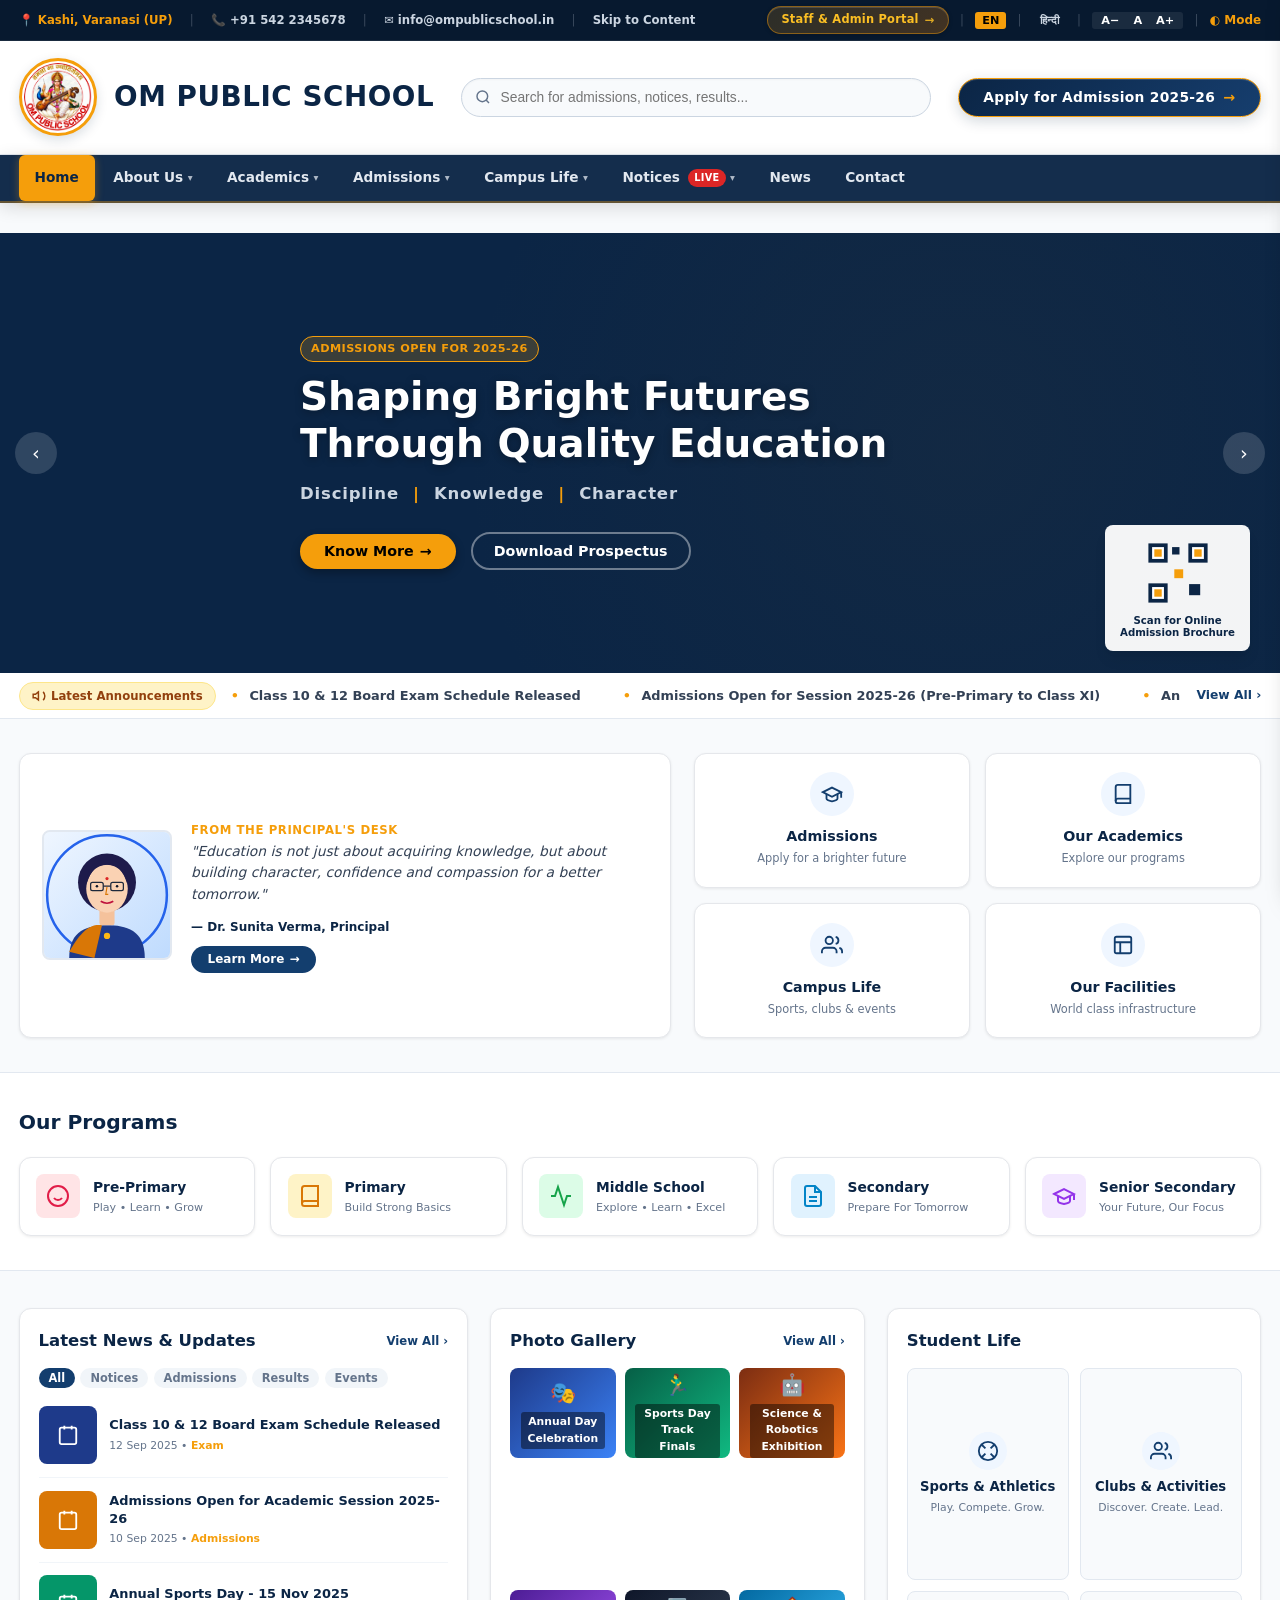
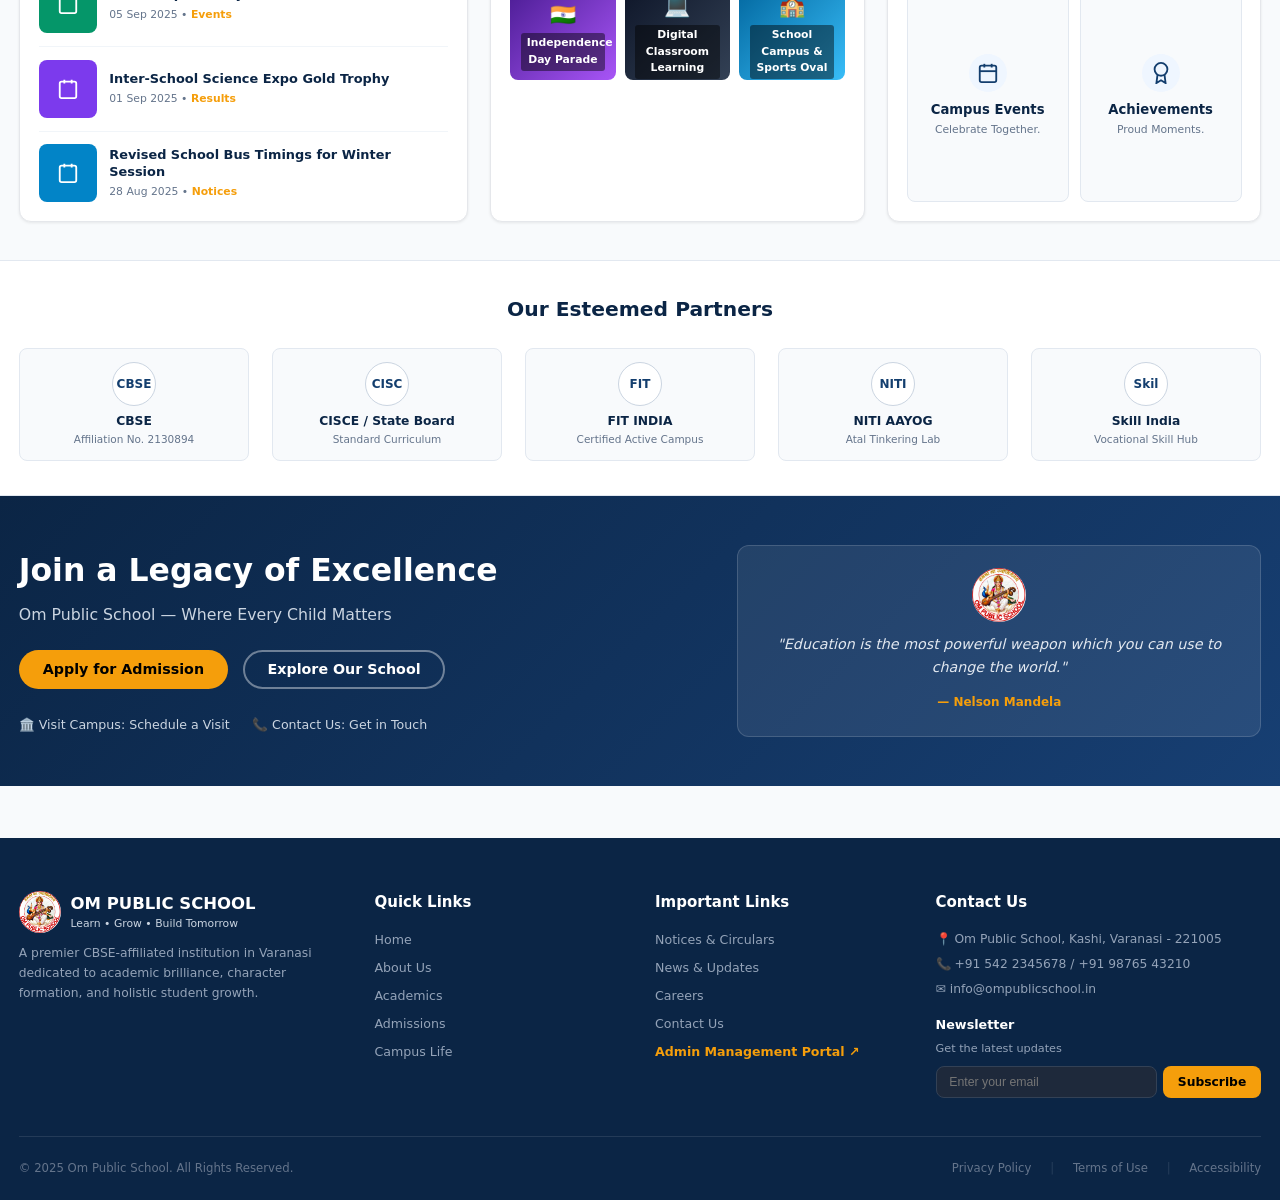
<file: index.html>
<!DOCTYPE html>
<html lang="en">
<head>
  <meta charset="UTF-8">
  <meta name="viewport" content="width=device-width, initial-scale=1.0, maximum-scale=5.0">
  <title>Om Public School — Learn • Grow • Build Tomorrow | CBSE Affiliated</title>
  <meta name="description" content="Official website of Om Public School, CBSE Affiliated, Varanasi. Admissions open for session 2025-26. Shaping bright futures through discipline, knowledge, and character.">
  <link rel="icon" type="image/svg+xml" href="assets/images/favicon.svg">
  <link rel="alternate icon" type="image/png" href="assets/images/logo.png">
  <link rel="stylesheet" href="assets/css/styles.css">
</head>
<body>

  <!-- Screen reader announcer -->
  <div id="sr-announcer" class="sr-only" aria-live="polite"></div>

  <!-- Accessibility Skip Link -->
  <a href="#main-content-section" class="skip-link">Skip to main content</a>


  <!-- ==========================================================================
       4.0 GLOBAL HEADER (ALL PAGES)
       ========================================================================== -->
  <header role="banner">
    <!-- Utility Bar (Navy Top Strip) -->
    <div class="top-utility-bar">
      <div class="container">
        <div class="utility-nav-left">
          <span style="color:#f59e0b; font-weight:700;">📍 Kashi, Varanasi (UP)</span>
          <span class="utility-divider">|</span>
          <a href="tel:+915422345678" class="utility-link">📞 +91 542 2345678</a>
          <span class="utility-divider">|</span>
          <a href="mailto:info@ompublicschool.in" class="utility-link">✉️ info@ompublicschool.in</a>
          <span class="utility-divider">|</span>
          <a href="#main-content-section" class="utility-link">Skip to Content</a>
        </div>

        <div class="utility-nav-right">
          <a href="admin.html" class="btn-utility-admin" title="Administrator & Staff Management Portal">
            <span class="admin-portal-text">Staff & Admin Portal</span>
            <span class="admin-portal-arrow">→</span>
          </a>
          <span class="utility-divider">|</span>
          <button class="lang-btn active" id="btn-lang-en">EN</button>
          <span class="utility-divider">|</span>
          <button class="lang-btn" id="btn-lang-hi">हिन्दी</button>
          <span class="utility-divider">|</span>
          <div class="font-ctrl-group" title="Adjust font size">
            <button class="font-btn" id="font-dec" aria-label="Decrease Font">A−</button>
            <button class="font-btn" id="font-reset" aria-label="Reset Font">A</button>
            <button class="font-btn" id="font-inc" aria-label="Increase Font">A+</button>
          </div>
          <span class="utility-divider">|</span>
          <button id="btn-toggle-contrast" title="Toggle High Contrast" style="color:#f59e0b; font-size:0.8rem; font-weight:700;">◐ Mode</button>
        </div>
      </div>
    </div>

    <!-- Main Branding Bar -->
    <div class="main-header">
      <div class="container header-container">
        <!-- Logo Left -->
        <a href="#" class="brand-logo-area" onclick="switchPage('view-homepage'); return false;">
          <img src="assets/images/logo.png" alt="Om Public School Emblem" class="school-sun-logo">
          <div class="brand-text-block">
            <h1 class="brand-title" id="dyn-school-name">OM PUBLIC SCHOOL</h1>
          </div>
        </a>

        <!-- Search Bar Center -->
        <div class="header-search-bar">
          <svg class="search-icon-inside" width="16" height="16" viewBox="0 0 24 24" fill="none" stroke="currentColor" stroke-width="2.2"><circle cx="11" cy="11" r="8"/><line x1="21" y1="21" x2="16.65" y2="16.65"/></svg>
          <input type="text" id="site-search-input" class="header-search-input" placeholder="Search for admissions, notices, results...">
        </div>

        <!-- Right Apply CTA -->
        <button class="btn-header-apply" onclick="openAdmissionModal()">
          <span id="dyn-btn-apply">Apply for Admission 2025-26</span>
          <span class="apply-btn-arrow">→</span>
        </button>

        <!-- Mobile Hamburger Button -->
        <button class="mobile-toggle-btn" id="btn-mobile-menu" aria-label="Open Navigation Menu">☰</button>
      </div>
    </div>

    <!-- Secondary Navigation Bar (Navy Blue & Gold) -->
    <nav class="secondary-nav-bar" aria-label="Main Navigation">
      <div class="container nav-bar-container">
        <ul class="nav-links-wrap">
          <li class="nav-item"><a href="#" class="nav-item-link active" data-page="view-homepage">Home</a></li>

          <!-- About Us Dropdown -->
          <li class="nav-item has-dropdown">
            <a href="#about" class="nav-item-link" data-page="view-about">About Us <span class="nav-caret">▾</span></a>
            <div class="nav-dropdown-menu">
              <a href="#about" class="nav-dropdown-item" onclick="switchPage('view-about')">
                <span class="dropdown-item-title">School Overview & History</span>
                <span class="dropdown-item-desc">Our foundation, heritage, and educational journey</span>
              </a>
              <a href="#about" class="nav-dropdown-item" onclick="switchPage('view-about')">
                <span class="dropdown-item-title">Vision, Mission & Core Values</span>
                <span class="dropdown-item-desc">Academic excellence and character development</span>
              </a>
              <a href="#about" class="nav-dropdown-item" onclick="switchPage('view-about')">
                <span class="dropdown-item-title">Leadership & Educators</span>
                <span class="dropdown-item-desc">Principal address, management, and faculty team</span>
              </a>
              <a href="#about" class="nav-dropdown-item" onclick="switchPage('view-about')">
                <span class="dropdown-item-title">Campus Facilities & Infrastructure</span>
                <span class="dropdown-item-desc">Smart classrooms, STEM labs, library & playground</span>
              </a>
            </div>
          </li>

          <!-- Academics Dropdown -->
          <li class="nav-item has-dropdown">
            <a href="#academics" class="nav-item-link" data-page="view-academics">Academics <span class="nav-caret">▾</span></a>
            <div class="nav-dropdown-menu">
              <a href="#academics" class="nav-dropdown-item" onclick="switchPage('view-academics', 'acad-curriculum')">
                <span class="dropdown-item-title">CBSE Curriculum & Pedagogy</span>
                <span class="dropdown-item-desc">Holistic curriculum from Nursery through Class 12</span>
              </a>
              <a href="#academics" class="nav-dropdown-item" onclick="switchPage('view-academics', 'acad-exams')">
                <span class="dropdown-item-title">Examinations & Assessments</span>
                <span class="dropdown-item-desc">Term evaluations, grading scheme & result guidelines</span>
              </a>
              <a href="#academics" class="nav-dropdown-item" onclick="switchPage('view-academics', 'acad-calendar')">
                <span class="dropdown-item-title">Academic Calendar 2025-26</span>
                <span class="dropdown-item-desc">Session schedules, examination dates & holidays</span>
              </a>
              <a href="#academics" class="nav-dropdown-item" onclick="switchPage('view-academics', 'acad-subjects')">
                <span class="dropdown-item-title">Subject Streams (Senior Secondary)</span>
                <span class="dropdown-item-desc">Science (Medical/Non-Med), Commerce & Humanities</span>
              </a>
            </div>
          </li>

          <!-- Admissions Dropdown -->
          <li class="nav-item has-dropdown">
            <a href="#admissions" class="nav-item-link" data-page="view-admissions">Admissions <span class="nav-caret">▾</span></a>
            <div class="nav-dropdown-menu">
              <a href="#admissions" class="nav-dropdown-item" onclick="switchPage('view-admissions', 'adm-process')">
                <span class="dropdown-item-title">Admission Process 2025-26</span>
                <span class="dropdown-item-desc">Step-by-step registration & enrollment procedure</span>
              </a>
              <a href="#admissions" class="nav-dropdown-item" onclick="switchPage('view-admissions', 'adm-fees')">
                <span class="dropdown-item-title">Transparent Fee Structure</span>
                <span class="dropdown-item-desc">Tuition fees, transport & installment plans</span>
              </a>
              <a href="#admissions" class="nav-dropdown-item" onclick="switchPage('view-admissions', 'adm-eligibility')">
                <span class="dropdown-item-title">Eligibility & Age Criteria</span>
                <span class="dropdown-item-desc">Grade-wise minimum age & document checklist</span>
              </a>
              <a href="#admissions" class="nav-dropdown-item" onclick="switchPage('view-admissions', 'adm-enquiry'); openAdmissionModal();">
                <span class="dropdown-item-title">Online Application & Enquiry</span>
                <span class="dropdown-item-desc">Instant digital admission registration</span>
              </a>
              <a href="#admissions" class="nav-dropdown-item" onclick="switchPage('view-admissions', 'adm-faqs')">
                <span class="dropdown-item-title">Admission FAQs</span>
                <span class="dropdown-item-desc">Common questions answered for parents</span>
              </a>
            </div>
          </li>

          <!-- Campus Life Dropdown -->
          <li class="nav-item has-dropdown">
            <a href="#campus-life" class="nav-item-link" data-page="view-gallery">Campus Life <span class="nav-caret">▾</span></a>
            <div class="nav-dropdown-menu">
              <a href="#gallery" class="nav-dropdown-item" onclick="switchPage('view-gallery')">
                <span class="dropdown-item-title">Photo & Video Gallery</span>
                <span class="dropdown-item-desc">Moments, events, and campus life snapshots</span>
              </a>
              <a href="#gallery" class="nav-dropdown-item" onclick="switchPage('view-gallery', 'Sports')">
                <span class="dropdown-item-title">Sports & Athletics</span>
                <span class="dropdown-item-desc">Physical training, outdoor grounds & tournaments</span>
              </a>
              <a href="#gallery" class="nav-dropdown-item" onclick="switchPage('view-gallery', 'Activities')">
                <span class="dropdown-item-title">Co-Curricular Clubs & Activities</span>
                <span class="dropdown-item-desc">Robotics, arts, music, dance, debate & culture</span>
              </a>
            </div>
          </li>

          <!-- Notices Dropdown -->
          <li class="nav-item has-dropdown">
            <a href="#notices" class="nav-item-link" data-page="view-notices">Notices <span class="nav-notice-badge">LIVE</span> <span class="nav-caret">▾</span></a>
            <div class="nav-dropdown-menu">
              <a href="#notices" class="nav-dropdown-item" onclick="switchPage('view-notices')">
                <span class="dropdown-item-title">Official Circular Board</span>
                <span class="dropdown-item-desc">Latest notifications from school administration</span>
              </a>
              <a href="#notices" class="nav-dropdown-item" onclick="switchPage('view-notices', 'Examination')">
                <span class="dropdown-item-title">Examination & Date Sheets</span>
                <span class="dropdown-item-desc">Exam timetables, syllabus notices & hall tickets</span>
              </a>
              <a href="#notices" class="nav-dropdown-item" onclick="switchPage('view-notices', 'Holiday')">
                <span class="dropdown-item-title">Holiday & Vacation Notices</span>
                <span class="dropdown-item-desc">Academic breaks, festival leaves & emergency alerts</span>
              </a>
            </div>
          </li>

          <li class="nav-item"><a href="#news" class="nav-item-link" onclick="scrollToSection('section-latest-news')">News</a></li>
          <li class="nav-item"><a href="#contact" class="nav-item-link" onclick="scrollToSection('footer-contact')">Contact</a></li>
        </ul>
      </div>
    </nav>
  </header>

  <!-- Mobile Off-Canvas Drawer (Slides in on Phone/Tablet) -->
  <div class="mobile-drawer-overlay" id="mobile-overlay"></div>
  <aside class="mobile-drawer-menu" id="mobile-drawer" aria-label="Mobile Navigation">
    <div class="drawer-head">
      <div style="display:flex; align-items:center; gap:0.65rem;">
        <img src="assets/images/logo.png" alt="Emblem" style="width:38px; height:38px; border-radius:50%; object-fit:contain; border:2px solid var(--gold-accent);">
        <div>
          <div style="font-weight:900; font-size:1.02rem; color:#fff; line-height:1.15;">OM PUBLIC SCHOOL</div>
          <div style="font-size:0.68rem; color:#fbbf24; font-weight:700;">Affiliated to CBSE, New Delhi</div>
        </div>
      </div>
      <button id="btn-drawer-close" aria-label="Close Navigation">✕</button>
    </div>

    <!-- Mobile Drawer Search Bar -->
    <div class="drawer-search-box">
      <input type="text" id="mobile-drawer-search-input" placeholder="Search notices, fees, dates...">
      <button type="button" id="btn-drawer-search-exec" aria-label="Search">🔍</button>
    </div>

    <div class="drawer-links-list">
      <a href="#" class="drawer-link active" data-page="view-homepage">
        <span>🏠 Home</span>
        <span class="drawer-arrow">→</span>
      </a>
      <a href="#about" class="drawer-link" data-page="view-about">
        <span>🏫 About Us</span>
        <span class="drawer-arrow">→</span>
      </a>
      <a href="#academics" class="drawer-link" data-page="view-academics">
        <span>📚 Academics & Curriculum</span>
        <span class="drawer-arrow">→</span>
      </a>
      <a href="#admissions" class="drawer-link" data-page="view-admissions">
        <span>✏️ Admissions 2025-26</span>
        <span class="drawer-arrow">→</span>
      </a>
      <a href="#gallery" class="drawer-link" data-page="view-gallery">
        <span>📸 Campus Life & Gallery</span>
        <span class="drawer-arrow">→</span>
      </a>
      <a href="#notices" class="drawer-link" data-page="view-notices">
        <span>📋 Notices & Circulars</span>
        <span class="drawer-arrow">→</span>
      </a>
      <a href="#contact" class="drawer-link" onclick="closeMobileDrawer(); scrollToSection('footer-contact');">
        <span>📞 Contact Campus</span>
        <span class="drawer-arrow">→</span>
      </a>
    </div>

    <!-- Staff & Admin Portal Quick Access in Drawer -->
    <div class="drawer-admin-section">
      <a href="admin.html" class="drawer-btn-admin">
        <span>Staff & Admin Portal</span>
        <span>→</span>
      </a>
    </div>

    <div class="drawer-footer">
      <button class="btn-drawer-apply" onclick="closeMobileDrawer(); openAdmissionModal();">
        <span>Apply for Admission 2025-26</span>
        <span>→</span>
      </button>
      <div style="display:flex; justify-content:space-between; align-items:center; font-size:0.8rem; color:#94a3b8;">
        <span>Language:</span>
        <div style="display:flex; gap:0.4rem;">
          <button class="lang-btn active" id="btn-lang-en-mob">EN</button>
          <button class="lang-btn" id="btn-lang-hi-mob">हिन्दी</button>
        </div>
      </div>
    </div>
  </aside>

  <!-- Persistent Mobile Bottom Action Bar (<=767px) -->
  <div class="mobile-fixed-bottom-bar" role="navigation" aria-label="Mobile Quick Actions">
    <div class="mobile-bottom-actions">
      <a href="tel:+915422345678" class="btn-mobile-act btn-act-call">
        <span>📞</span>
        <span>Call School</span>
      </a>
      <button class="btn-mobile-act btn-act-enquiry" onclick="openAdmissionModal()">
        <span>✉️</span>
        <span>Enquiry</span>
      </button>
      <button class="btn-mobile-act btn-act-apply" onclick="openAdmissionModal()">
        <span>✏️</span>
        <span>Apply Now</span>
      </button>
    </div>
  </div>

  <!-- ==========================================================================
       4.1 HOME PAGE (EXACT PRD v2 MOCKUP MATCH)
       ========================================================================== -->
  <div id="view-homepage" class="subpage-container active">
    
    <!-- 1. Hero Carousel -->
    <section class="hero-carousel-section" id="hero-carousel-root" aria-label="Hero Showcase">
      <div class="hero-slide-container">
        <div class="hero-slide-bg"></div>

        <div class="container hero-slide-content">
          <span class="hero-badge-tag">ADMISSIONS OPEN FOR 2025-26</span>
          <h2 class="hero-main-title" id="dyn-hero-title">Shaping Bright Futures Through Quality Education</h2>
          <div class="hero-pillars-text" id="dyn-hero-pillars">
            <span>Discipline</span>
            <span class="hero-pillar-sep">|</span>
            <span>Knowledge</span>
            <span class="hero-pillar-sep">|</span>
            <span>Character</span>
          </div>
          <div class="hero-ctas-row">
            <button class="btn-hero-know-more" onclick="switchPage('view-about')">
              <span id="dyn-btn-know-more">Know More</span>
              <span>→</span>
            </button>
            <button class="btn-hero-brochure" onclick="openDocModal('not-2')">
              <span>Download Prospectus</span>
            </button>
          </div>
        </div>

        <!-- Slider Arrows -->
        <button class="hero-nav-arrow hero-nav-prev" id="hero-prev" aria-label="Previous Slide">‹</button>
        <button class="hero-nav-arrow hero-nav-next" id="hero-next" aria-label="Next Slide">›</button>

        <!-- QR Code Card Desktop -->
        <div class="hero-qr-badge">
          <svg width="74" height="74" viewBox="0 0 100 100" fill="#0b2545">
            <rect x="10" y="10" width="26" height="26" fill="#0b2545"/>
            <rect x="15" y="15" width="16" height="16" fill="#fff"/>
            <rect x="18" y="18" width="10" height="10" fill="#f59e0b"/>
            <rect x="64" y="10" width="26" height="26" fill="#0b2545"/>
            <rect x="69" y="15" width="16" height="16" fill="#fff"/>
            <rect x="72" y="18" width="10" height="10" fill="#f59e0b"/>
            <rect x="10" y="64" width="26" height="26" fill="#0b2545"/>
            <rect x="15" y="69" width="16" height="16" fill="#fff"/>
            <rect x="18" y="72" width="10" height="10" fill="#f59e0b"/>
            <rect x="42" y="15" width="10" height="10"/>
            <rect x="45" y="45" width="12" height="12" fill="#f59e0b"/>
            <rect x="65" y="65" width="15" height="15"/>
          </svg>
          <span class="qr-caption-text">Scan for Online Admission Brochure</span>
        </div>
      </div>
    </section>

    <!-- 2. Latest Announcements Ticker -->
    <div class="announcements-ticker-bar" role="region" aria-label="Latest Announcements">
      <div class="container ticker-flex-box">
        <div class="ticker-pill-badge">
          <svg width="14" height="14" viewBox="0 0 24 24" fill="none" stroke="currentColor" stroke-width="2.5"><path d="M11 5L6 9H2v6h4l5 4V5z"/><path d="M19.07 4.93a10 10 0 0 1 0 14.14"/></svg>
          <span id="dyn-ticker-badge">Latest Announcements</span>
        </div>
        <div class="ticker-marquee-wrap">
          <div class="ticker-marquee-inner" id="announcements-track">
            <!-- Dynamically populated from schoolData.announcements -->
          </div>
        </div>
        <a href="#" class="ticker-view-all" onclick="switchPage('view-notices'); return false;">View All ›</a>
      </div>
    </div>

    <!-- 3. From the Principal's Desk & 4 Quick Action Cards -->
    <section class="leadership-action-section">
      <div class="container leadership-action-grid">
        <!-- Left: Principal's Card -->
        <div class="principal-spotlight-card">
          <div class="principal-portrait-frame">
            <img src="assets/images/principal.svg" alt="Principal Dr. Sunita Verma" style="width:100%; height:100%; object-fit:cover;">
          </div>
          <div class="principal-info-col">
            <span class="desk-eyebrow" id="dyn-desk-eyebrow">From the Principal's Desk</span>
            <p class="desk-quote" id="dyn-desk-quote">"Education is not just about acquiring knowledge, but about building character, confidence and compassion for a better tomorrow."</p>
            <div style="font-size:0.8rem; font-weight:700; color:#0b2545; margin-bottom:0.6rem;">— Dr. Sunita Verma, Principal</div>
            <button class="btn-desk-learn-more" onclick="switchPage('view-about')">
              <span id="dyn-desk-btn">Learn More</span>
              <span>→</span>
            </button>
          </div>
        </div>

        <!-- Right: 4 Quick Action Cards -->
        <div class="quick-action-cards-grid">
          <div class="action-quick-card" onclick="switchPage('view-admissions')">
            <div class="action-icon-circle">
              <svg width="22" height="22" viewBox="0 0 24 24" fill="none" stroke="currentColor" stroke-width="2"><path d="M22 10v6M2 10l10-5 10 5-10 5z"/><path d="M6 12v5c0 2 6 3 6 3s6-1 6-3v-5"/></svg>
            </div>
            <h3 class="action-card-title">Admissions</h3>
            <span class="action-card-sub">Apply for a brighter future</span>
          </div>

          <div class="action-quick-card" onclick="switchPage('view-academics')">
            <div class="action-icon-circle">
              <svg width="22" height="22" viewBox="0 0 24 24" fill="none" stroke="currentColor" stroke-width="2"><path d="M4 19.5A2.5 2.5 0 0 1 6.5 17H20"/><path d="M6.5 2H20v20H6.5A2.5 2.5 0 0 1 4 19.5v-15A2.5 2.5 0 0 1 6.5 2z"/></svg>
            </div>
            <h3 class="action-card-title">Our Academics</h3>
            <span class="action-card-sub">Explore our programs</span>
          </div>

          <div class="action-quick-card" onclick="switchPage('view-gallery')">
            <div class="action-icon-circle">
              <svg width="22" height="22" viewBox="0 0 24 24" fill="none" stroke="currentColor" stroke-width="2"><path d="M17 21v-2a4 4 0 0 0-4-4H5a4 4 0 0 0-4 4v2"/><circle cx="9" cy="7" r="4"/><path d="M23 21v-2a4 4 0 0 0-3-3.87"/><path d="M16 3.13a4 4 0 0 1 0 7.75"/></svg>
            </div>
            <h3 class="action-card-title">Campus Life</h3>
            <span class="action-card-sub">Sports, clubs & events</span>
          </div>

          <div class="action-quick-card" onclick="switchPage('view-about')">
            <div class="action-icon-circle">
              <svg width="22" height="22" viewBox="0 0 24 24" fill="none" stroke="currentColor" stroke-width="2"><rect x="3" y="3" width="18" height="18" rx="2"/><path d="M3 9h18M9 21V9"/></svg>
            </div>
            <h3 class="action-card-title">Our Facilities</h3>
            <span class="action-card-sub">World class infrastructure</span>
          </div>
        </div>
      </div>
    </section>

    <!-- 4. Our Programs (5 Stage Cards in a Row) -->
    <section class="our-programs-section">
      <div class="container">
        <h2 class="section-title-bold" id="dyn-our-programs-title">Our Programs</h2>
        <div class="programs-cards-row" id="programs-container">
          <!-- Populated by app.js: Pre-Primary, Primary, Middle, Secondary, Senior Secondary -->
        </div>
      </div>
    </section>

    <!-- 5. 3-Column Split Section: Latest News | Photo Gallery | Student Life -->
    <section class="tri-split-section" id="main-content-section">
      <div class="container tri-split-grid">
        <!-- Col 1: Latest News & Updates -->
        <div class="split-box">
          <div class="split-box-head">
            <h3 class="split-title" id="dyn-news-title">Latest News & Updates</h3>
            <a href="#" class="split-view-all" onclick="switchPage('view-notices'); return false;">View All ›</a>
          </div>
          <div class="news-tabs-nav" id="news-filter-tabs">
            <button class="btn-news-filter active" data-cat="all">All</button>
            <button class="btn-news-filter" data-cat="notices">Notices</button>
            <button class="btn-news-filter" data-cat="admissions">Admissions</button>
            <button class="btn-news-filter" data-cat="results">Results</button>
            <button class="btn-news-filter" data-cat="events">Events</button>
          </div>
          <div class="news-thumbnails-list" id="news-list-container">
            <!-- News items rendered by app.js -->
          </div>
        </div>

        <!-- Col 2: Photo Gallery (Featured Photos) -->
        <div class="split-box">
          <div class="split-box-head">
            <h3 class="split-title" id="dyn-gallery-title">Photo Gallery</h3>
            <a href="#" class="split-view-all" onclick="switchPage('view-gallery'); return false;">View All ›</a>
          </div>
          <div class="gallery-thumbs-grid" id="gallery-homepage-grid">
            <!-- 6 Photos rendered by app.js -->
          </div>
        </div>

        <!-- Col 3: Student Life (4 Cards) -->
        <div class="split-box">
          <div class="split-box-head">
            <h3 class="split-title" id="dyn-student-life-title">Student Life</h3>
          </div>
          <div class="student-life-cards-grid" id="student-life-container">
            <!-- 4 Cards rendered by app.js -->
          </div>
        </div>
      </div>
    </section>

    <!-- 6. Our Esteemed Partners Strip -->
    <section class="partners-logo-strip">
      <div class="container">
        <h2 class="section-title-bold" style="text-align:center; margin-bottom:1.5rem;" id="dyn-partners-title">Our Esteemed Partners</h2>
        <div class="partners-strip-grid" id="partners-container">
          <!-- Partners rendered by app.js -->
        </div>
      </div>
    </section>

    <!-- 7. Pre-Footer CTA Band: "Join a Legacy of Excellence" -->
    <section class="legacy-cta-banner">
      <div class="container legacy-banner-grid">
        <div>
          <h2 class="legacy-title" id="dyn-legacy-title">Join a Legacy of Excellence</h2>
          <p class="legacy-subtitle" id="dyn-legacy-sub">Om Public School — Where Every Child Matters</p>
          <div class="legacy-cta-buttons">
            <button class="btn-legacy-apply" onclick="openAdmissionModal()">Apply for Admission</button>
            <button class="btn-legacy-explore" onclick="switchPage('view-about')">Explore Our School</button>
          </div>
          <div class="legacy-quick-contacts">
            <span class="contact-pill" onclick="switchPage('view-about')">🏛️ Visit Campus: Schedule a Visit</span>
            <span class="contact-pill" onclick="document.getElementById('contact').scrollIntoView({behavior:'smooth'})">📞 Contact Us: Get in Touch</span>
          </div>
        </div>

        <div class="legacy-quote-card">
          <img src="assets/images/logo.png" alt="Emblem" class="quote-card-logo" style="width:54px; height:54px; border-radius:50%; object-fit:contain;">
          <p class="mandela-quote" id="dyn-mandela-quote">"Education is the most powerful weapon which you can use to change the world."</p>
          <span class="mandela-author">— Nelson Mandela</span>
        </div>
      </div>
    </section>

  </div>

  <!-- ==========================================================================
       4.2 ABOUT US PAGE (§4.2)
       ========================================================================== -->
  <div id="view-about" class="subpage-container">
    <div class="container">
      <div class="subpage-header-banner">
        <div class="container">
          <h2 class="subpage-title">About Our School</h2>
          <div class="breadcrumb-trail">
            <a href="#" onclick="switchPage('view-homepage'); return false;">Home</a> › <span>About Us</span>
          </div>
        </div>
      </div>

      <!-- Vision & Mission -->
      <div style="background:#fff; border:1px solid #e2e8f0; border-radius:12px; padding:2rem; margin-bottom:2rem;">
        <h3 style="font-size:1.4rem; font-weight:800; color:#0b2545; margin-bottom:0.75rem;">Our Vision & Mission</h3>
        <p style="color:#475569; margin-bottom:1.5rem; line-height:1.6;">At Om Public School, we believe in nurturing young minds with knowledge, values and confidence. Our vision is to create a learning environment where every child can discover their potential and build a better tomorrow.</p>

        <div style="display:grid; grid-template-columns:1fr 1fr; gap:1.5rem;" class="vision-mission-grid">
          <div style="background:#f8fafc; border:1px solid #e2e8f0; padding:1.25rem; border-radius:8px;">
            <div style="font-weight:800; color:#0b2545; margin-bottom:0.4rem;">🎯 Our Vision</div>
            <p style="font-size:0.88rem; color:#64748b;">Global citizens with strong values, critical thinking, and ethical character prepared to lead tomorrow's world.</p>
          </div>
          <div style="background:#f8fafc; border:1px solid #e2e8f0; padding:1.25rem; border-radius:8px;">
            <div style="font-weight:800; color:#0b2545; margin-bottom:0.4rem;">🌱 Our Mission</div>
            <p style="font-size:0.88rem; color:#64748b;">Quality education for holistic development through academic rigor, modern STEM facilities, and cultural grounding.</p>
          </div>
        </div>
      </div>

      <!-- Our History -->
      <div style="background:#fff; border:1px solid #e2e8f0; border-radius:12px; padding:2rem; margin-bottom:2rem;">
        <h3 style="font-size:1.4rem; font-weight:800; color:#0b2545; margin-bottom:0.75rem;">Our History</h3>
        <p style="color:#475569; line-height:1.6; margin-bottom:1rem;">Established in 2005 under the aegis of Om Education Society, Om Public School has grown into a center of excellence in education in Varanasi, known for its dedicated faculty, modern facilities, 100% CBSE board distinction results, and vibrant student community.</p>
        <button class="btn-desk-learn-more" onclick="alert('Viewing comprehensive institutional history archive (2005-2025)...');">Read Full History</button>
      </div>

      <!-- Why Choose Us -->
      <div style="margin-bottom:2rem;">
        <h3 style="font-size:1.4rem; font-weight:800; color:#0b2545; margin-bottom:1.25rem;">Why Choose Us?</h3>
        <div style="display:grid; grid-template-columns:repeat(4, 1fr); gap:1rem;" id="why-choose-us-grid">
          <!-- Rendered by app.js -->
        </div>
      </div>

      <!-- Our Facilities & Campus Infrastructure -->
      <div style="background:#fff; border:1px solid #e2e8f0; border-radius:12px; padding:2rem;">
        <h3 style="font-size:1.4rem; font-weight:800; color:#0b2545; margin-bottom:0.75rem;">Our Facilities & Infrastructure</h3>
        <p style="color:#475569; margin-bottom:1.25rem;">Our 12-acre campus provides cutting-edge academic, sporting, and technical amenities designed for 21st-century learners.</p>
        <div style="display:grid; grid-template-columns:repeat(3, 1fr); gap:1rem;" class="facilities-grid">
          <div style="padding:1rem; border:1px solid #e2e8f0; border-radius:8px; background:#f8fafc;">
            <h4 style="font-weight:700; color:#0b2545;">🔬 Atal Tinkering Lab & AI</h4>
            <p style="font-size:0.82rem; color:#64748b; margin-top:3px;">Hands-on robotics, 3D printers, IoT kits, and electronics stations funded under NITI Aayog.</p>
          </div>
          <div style="padding:1rem; border:1px solid #e2e8f0; border-radius:8px; background:#f8fafc;">
            <h4 style="font-weight:700; color:#0b2545;">📚 Central Digital Library</h4>
            <p style="font-size:0.82rem; color:#64748b; margin-top:3px;">25,000+ print volumes, Kindle e-readers, research subscriptions, and silent reading zones.</p>
          </div>
          <div style="padding:1rem; border:1px solid #e2e8f0; border-radius:8px; background:#f8fafc;">
            <h4 style="font-weight:700; color:#0b2545;">🏟️ Sports Complex</h4>
            <p style="font-size:0.82rem; color:#64748b; margin-top:3px;">Olympic-size swimming pool, FIFA turf, indoor badminton courts, and certified NIS coaches.</p>
          </div>
        </div>
      </div>
    </div>
  </div>

  <!-- ==========================================================================
       4.3 ACADEMICS PAGE (§4.3)
       ========================================================================== -->
  <div id="view-academics" class="subpage-container">
    <div class="container">
      <div class="subpage-header-banner">
        <div class="container">
          <h2 class="subpage-title">Academics</h2>
          <div class="breadcrumb-trail">
            <a href="#" onclick="switchPage('view-homepage'); return false;">Home</a> › <span>Academics</span>
          </div>
        </div>
      </div>

      <div class="subpage-sidebar-layout">
        <!-- Sidebar Navigation -->
        <aside class="subpage-sidebar-menu">
          <button class="sidebar-menu-item active" data-tab-target="acad-curriculum">Curriculum</button>
          <button class="sidebar-menu-item" data-tab-target="acad-exams">Examination & Results</button>
          <button class="sidebar-menu-item" data-tab-target="acad-calendar">Academic Calendar</button>
          <button class="sidebar-menu-item" data-tab-target="acad-subjects">Subjects & Streams</button>
        </aside>

        <!-- Tab 1: Curriculum -->
        <div id="acad-curriculum" class="subpage-tab-content active">
          <div style="background:#fff; border:1px solid #e2e8f0; border-radius:12px; padding:1.5rem; margin-bottom:1.5rem;">
            <h3 style="font-size:1.3rem; font-weight:800; color:#0b2545; margin-bottom:0.5rem;">Curriculum Framework</h3>
            <p style="color:#475569; font-size:0.9rem; line-height:1.6; margin-bottom:1rem;">We follow a comprehensive and modern CBSE curriculum aligned with the National Education Policy (NEP 2020), designed to build strong foundations and foster critical thinking, creativity and leadership skills.</p>
            
            <div style="display:flex; gap:0.5rem; flex-wrap:wrap; border-bottom:1px solid #e2e8f0; padding-bottom:0.85rem; margin-bottom:1.5rem;" id="acad-stage-tabs">
              <button class="btn-news-filter" data-stage="pre-primary">Pre-Primary</button>
              <button class="btn-news-filter" data-stage="primary">Primary</button>
              <button class="btn-news-filter" data-stage="middle">Middle School</button>
              <button class="btn-news-filter" data-stage="secondary">Secondary</button>
              <button class="btn-news-filter active" data-stage="sr-secondary">Senior Secondary</button>
            </div>

            <div id="acad-stage-description" style="background:#f8fafc; border:1px solid #e2e8f0; border-radius:8px; padding:1.25rem; margin-bottom:1.5rem;">
              <h4 style="font-weight:800; color:#0b2545; margin-bottom:0.35rem;" id="stage-detail-name">Senior Secondary (Classes XI & XII)</h4>
              <p style="font-size:0.88rem; color:#475569;" id="stage-detail-desc">Science, Commerce, and Humanities streams with specialized foundation coaching for JEE, NEET, CUET, and CLAT.</p>
            </div>

            <h4 style="font-size:1.05rem; font-weight:800; color:#0b2545; margin-bottom:1rem;">Senior Secondary Streams</h4>
            <div style="display:grid; grid-template-columns:repeat(3, 1fr); gap:1rem;" id="academics-streams-grid" class="streams-3col-grid">
              <!-- Rendered by app.js -->
            </div>
          </div>

          <!-- Empowering Minds Feature Block -->
          <div style="background:linear-gradient(135deg, #0b2545, #1e3a8a); color:#fff; border-radius:12px; padding:1.75rem; display:flex; justify-content:space-between; align-items:center; flex-wrap:wrap; gap:1rem;">
            <div>
              <h4 style="font-size:1.2rem; font-weight:800; margin-bottom:0.25rem;">Empowering Minds</h4>
              <p style="font-size:0.88rem; color:#cbd5e1;">Preparing for a Better Tomorrow through holistic mentoring.</p>
            </div>
            <button class="btn-header-apply" onclick="openAdmissionModal()">Learn More →</button>
          </div>
        </div>

        <!-- Tab 2: Examination & Results -->
        <div id="acad-exams" class="subpage-tab-content">
          <div style="background:#fff; border:1px solid #e2e8f0; border-radius:12px; padding:1.75rem;">
            <h3 style="font-size:1.3rem; font-weight:800; color:#0b2545; margin-bottom:0.5rem;">Examination & Results</h3>
            <p style="color:#64748b; font-size:0.9rem; margin-bottom:1.5rem;">Continuous and Comprehensive Evaluation (CCE) as per CBSE benchmarks.</p>
            <div style="display:grid; grid-template-columns:repeat(3, 1fr); gap:1rem; margin-bottom:1.5rem;" class="stats-3col-grid">
              <div style="background:#eff6ff; border:1px solid #bfdbfe; border-radius:8px; padding:1.25rem; text-align:center;">
                <div style="font-size:2rem; font-weight:800; color:#1d4ed8;">100%</div>
                <div style="font-weight:700; color:#0b2545;">CBSE Board Pass Rate</div>
              </div>
              <div style="background:#fef3c7; border:1px solid #fde68a; border-radius:8px; padding:1.25rem; text-align:center;">
                <div style="font-size:2rem; font-weight:800; color:#d97706;">88.6%</div>
                <div style="font-weight:700; color:#0b2545;">School Average Aggregate</div>
              </div>
              <div style="background:#f0fdf4; border:1px solid #bbf7d0; border-radius:8px; padding:1.25rem; text-align:center;">
                <div style="font-size:2rem; font-weight:800; color:#16a34a;">42+</div>
                <div style="font-weight:700; color:#0b2545;">Scholars Above 95%</div>
              </div>
            </div>
            <button class="btn-desk-learn-more" onclick="openDocModal('not-1')">Download Board Examination Schedule (PDF)</button>
          </div>
        </div>

        <!-- Tab 3: Academic Calendar -->
        <div id="acad-calendar" class="subpage-tab-content">
          <div style="background:#fff; border:1px solid #e2e8f0; border-radius:12px; padding:1.75rem;">
            <h3 style="font-size:1.3rem; font-weight:800; color:#0b2545; margin-bottom:0.5rem;">Academic Calendar (2025-26)</h3>
            <p style="color:#64748b; font-size:0.9rem; margin-bottom:1.25rem;">Key dates for terms, examinations, vacations, and PTMs.</p>
            <table class="data-table-responsive" style="margin-bottom:1.5rem;">
              <thead>
                <tr>
                  <th>Term / Month</th>
                  <th>Key Milestone</th>
                  <th>Dates</th>
                </tr>
              </thead>
              <tbody>
                <tr>
                  <td>Term 1 Commences</td>
                  <td>New Academic Session Begins (Nursery - Class XII)</td>
                  <td>01 April 2025</td>
                </tr>
                <tr>
                  <td>Summer Break</td>
                  <td>Summer Vacations & Remedial Foundation Batches</td>
                  <td>20 May - 30 June 2025</td>
                </tr>
                <tr>
                  <td>Mid-Term Exams</td>
                  <td>Periodic Assessment II & Mid-Term Examinations</td>
                  <td>15 Sep - 28 Sep 2025</td>
                </tr>
                <tr>
                  <td>Winter Conclave</td>
                  <td>Annual Cultural Conclave & Sports Championship</td>
                  <td>15 Nov - 20 Nov 2025</td>
                </tr>
                <tr>
                  <td>Annual Board Exams</td>
                  <td>CBSE Board Practical & Theory Examinations</td>
                  <td>Feb - March 2026</td>
                </tr>
              </tbody>
            </table>
            <button class="btn-desk-learn-more" onclick="openDocModal('not-3')">Download Official Calendar (PDF)</button>
          </div>
        </div>

        <!-- Tab 4: Subjects & Streams -->
        <div id="acad-subjects" class="subpage-tab-content">
          <div style="background:#fff; border:1px solid #e2e8f0; border-radius:12px; padding:1.75rem;">
            <h3 style="font-size:1.3rem; font-weight:800; color:#0b2545; margin-bottom:0.5rem;">Subjects & Electives</h3>
            <p style="color:#64748b; font-size:0.9rem; margin-bottom:1.25rem;">Comprehensive CBSE subject combinations available across secondary and senior secondary levels.</p>
            <div style="display:flex; flex-direction:column; gap:1rem;" id="acad-streams-detail-list">
              <!-- Rendered by app.js -->
            </div>
          </div>
        </div>
      </div>
    </div>
  </div>

  <!-- ==========================================================================
       4.4 ADMISSIONS PAGE (§4.4)
       ========================================================================== -->
  <div id="view-admissions" class="subpage-container">
    <div class="container">
      <div class="subpage-header-banner">
        <div class="container">
          <h2 class="subpage-title">Admissions</h2>
          <div class="breadcrumb-trail">
            <a href="#" onclick="switchPage('view-homepage'); return false;">Home</a> › <span>Admissions</span>
          </div>
        </div>
      </div>

      <div class="subpage-sidebar-layout">
        <!-- Sidebar Navigation -->
        <aside class="subpage-sidebar-menu">
          <button class="sidebar-menu-item active" data-tab-target="adm-process">Admission Process</button>
          <button class="sidebar-menu-item" data-tab-target="adm-eligibility">Eligibility & Age Criteria</button>
          <button class="sidebar-menu-item" data-tab-target="adm-fees">Fee Structure</button>
          <button class="sidebar-menu-item" data-tab-target="adm-enquiry">Online Enquiry / Form</button>
          <button class="sidebar-menu-item" data-tab-target="adm-faqs">FAQs</button>
        </aside>

        <!-- Tab 1: Admission Process (4 Steps) -->
        <div id="adm-process" class="subpage-tab-content active">
          <div style="background:#fff; border:1px solid #e2e8f0; border-radius:12px; padding:2rem;">
            <h3 style="font-size:1.35rem; font-weight:800; color:#0b2545; margin-bottom:0.5rem;">Admission Process</h3>
            <p style="color:#64748b; font-size:0.9rem; margin-bottom:1.5rem;">Follow these 4 simple steps to enroll your child at Om Public School for Academic Year 2025-26.</p>

            <div class="admission-steps-list">
              <div class="admission-step-card">
                <div class="step-number-circle">1</div>
                <div>
                  <h4 style="font-weight:800; color:#0b2545; font-size:0.95rem;">Enquiry</h4>
                  <p style="font-size:0.84rem; color:#64748b;">Fill out our online enquiry form or visit our campus front desk for an orientation and campus tour.</p>
                </div>
              </div>

              <div class="admission-step-card">
                <div class="step-number-circle">2</div>
                <div>
                  <h4 style="font-weight:800; color:#0b2545; font-size:0.95rem;">Documentation</h4>
                  <p style="font-size:0.84rem; color:#64748b;">Submit required certificates (Birth certificate, previous report cards, Transfer Certificate, and Aadhaar card).</p>
                </div>
              </div>

              <div class="admission-step-card">
                <div class="step-number-circle">3</div>
                <div>
                  <h4 style="font-weight:800; color:#0b2545; font-size:0.95rem;">Interaction</h4>
                  <p style="font-size:0.84rem; color:#64748b;">Informal, friendly student-parent interaction with the school principal and academic coordinator.</p>
                </div>
              </div>

              <div class="admission-step-card">
                <div class="step-number-circle">4</div>
                <div>
                  <h4 style="font-weight:800; color:#0b2545; font-size:0.95rem;">Confirmation</h4>
                  <p style="font-size:0.84rem; color:#64748b;">Receive admission confirmation, student ID allocation, uniform kit details, and academic welcome pack.</p>
                </div>
              </div>
            </div>

            <!-- Apply Online CTA Card -->
            <div style="background:linear-gradient(135deg, #0b2545, #1e3a8a); color:#fff; border-radius:10px; padding:1.5rem; display:flex; justify-content:space-between; align-items:center; margin-top:1.5rem; flex-wrap:wrap; gap:1rem;">
              <div>
                <h4 style="font-size:1.15rem; font-weight:800; margin-bottom:0.25rem;">Apply Online</h4>
                <p style="font-size:0.85rem; color:#cbd5e1;">Start your child's journey with us today.</p>
              </div>
              <button class="btn-header-apply" onclick="openAdmissionModal()">Fill Enquiry Form →</button>
            </div>
          </div>
        </div>

        <!-- Tab 2: Eligibility & Age Criteria -->
        <div id="adm-eligibility" class="subpage-tab-content">
          <div style="background:#fff; border:1px solid #e2e8f0; border-radius:12px; padding:1.75rem;">
            <h3 style="font-size:1.3rem; font-weight:800; color:#0b2545; margin-bottom:0.5rem;">Eligibility & Age Criteria (2025-26)</h3>
            <p style="color:#64748b; font-size:0.9rem; margin-bottom:1.25rem;">Age guidelines aligned with CBSE and New Education Policy norms.</p>
            <table class="data-table-responsive" id="eligibility-table">
              <!-- Rendered by app.js -->
            </table>
          </div>
        </div>

        <!-- Tab 3: Fee Structure -->
        <div id="adm-fees" class="subpage-tab-content">
          <div style="background:#fff; border:1px solid #e2e8f0; border-radius:12px; padding:1.75rem;">
            <h3 style="font-size:1.3rem; font-weight:800; color:#0b2545; margin-bottom:0.5rem;">Fee Structure (Session 2025-26)</h3>
            <p style="color:#64748b; font-size:0.9rem; margin-bottom:1.25rem;">Transparent fee policy. Quarterly installments payable online or via bank challan.</p>
            <table class="data-table-responsive" id="fees-table">
              <!-- Rendered by app.js -->
            </table>
            <div style="margin-top:1rem; display:flex; gap:0.75rem;">
              <button class="btn-desk-learn-more" onclick="openDocModal('not-2')">Download Full Fee Policy (PDF)</button>
            </div>
          </div>
        </div>

        <!-- Tab 4: Online Enquiry / Form -->
        <div id="adm-enquiry" class="subpage-tab-content">
          <div style="background:#fff; border:1px solid #e2e8f0; border-radius:12px; padding:1.75rem;">
            <h3 style="font-size:1.3rem; font-weight:800; color:#0b2545; margin-bottom:0.5rem;">Online Admission Enquiry Form</h3>
            <p style="color:#64748b; font-size:0.9rem; margin-bottom:1.25rem;">Submit this form and our Admissions Officer will reach out within 24 hours.</p>

            <div id="page-enquiry-error" class="form-error-banner"></div>

            <form id="page-enquiry-form">
              <!-- Section 1: Student Information -->
              <div class="form-section-header">
                <span>👤</span> Student Information
              </div>

              <div class="form-3col-grid">
                <div class="form-group-field">
                  <label for="adm-student-name">Student's Full Name *</label>
                  <input type="text" id="adm-student-name" required placeholder="Enter student's full legal name">
                </div>
                <div class="form-group-field">
                  <label for="adm-dob">Date of Birth *</label>
                  <input type="date" id="adm-dob" required>
                </div>
                <div class="form-group-field">
                  <label for="adm-gender">Gender *</label>
                  <select id="adm-gender" required>
                    <option value="">Select Gender</option>
                    <option value="Male">Male</option>
                    <option value="Female">Female</option>
                    <option value="Other">Other</option>
                  </select>
                </div>
              </div>

              <div class="form-3col-grid">
                <div class="form-group-field">
                  <label for="adm-class">Applying For Class *</label>
                  <select id="adm-class" required>
                    <option value="">Select Class</option>
                    <option value="Pre-Primary (Nursery/KG)">Pre-Primary (Nursery / KG)</option>
                    <option value="Primary (Class 1 to 5)">Primary (Class 1 to 5)</option>
                    <option value="Middle School (Class 6 to 8)">Middle School (Class 6 to 8)</option>
                    <option value="Secondary (Class 9 & 10)">Secondary (Class 9 & 10)</option>
                    <option value="Class 11 (Science)">Class 11 (Science Stream)</option>
                    <option value="Class 11 (Commerce)">Class 11 (Commerce Stream)</option>
                    <option value="Class 11 (Humanities)">Class 11 (Humanities Stream)</option>
                  </select>
                </div>
                <div class="form-group-field">
                  <label for="adm-prev-school">Previous School Attended</label>
                  <input type="text" id="adm-prev-school" placeholder="School name & city (optional for Nursery)">
                </div>
                <div class="form-group-field">
                  <label for="adm-prev-class">Previous Class / Grade</label>
                  <input type="text" id="adm-prev-class" placeholder="e.g. Class 7 / 85% Marks">
                </div>
              </div>

              <!-- Section 2: Parent / Guardian Information -->
              <div class="form-section-header">
                <span>👨‍👩‍👦</span> Parent / Guardian Information
              </div>

              <div class="form-3col-grid">
                <div class="form-group-field">
                  <label for="adm-father-name">Father's Full Name *</label>
                  <input type="text" id="adm-father-name" required placeholder="Enter father's name">
                </div>
                <div class="form-group-field">
                  <label for="adm-mother-name">Mother's Full Name *</label>
                  <input type="text" id="adm-mother-name" required placeholder="Enter mother's name">
                </div>
                <div class="form-group-field">
                  <label for="adm-guardian-name">Guardian Name (if applicable)</label>
                  <input type="text" id="adm-guardian-name" placeholder="Leave blank if father/mother">
                </div>
              </div>

              <div class="form-3col-grid">
                <div class="form-group-field">
                  <label for="adm-phone">Primary Mobile Number (10 Digits) *</label>
                  <input type="tel" id="adm-phone" required pattern="[6-9][0-9]{9}" placeholder="e.g. 9876543210">
                  <div class="field-hint">Indian 10-digit mobile number for SMS alerts</div>
                </div>
                <div class="form-group-field" style="grid-column: span 2;">
                  <label for="adm-email">Parent's Email Address *</label>
                  <input type="email" id="adm-email" required placeholder="name@example.com">
                  <div class="field-hint">Admissions acknowledgement will be sent here</div>
                </div>
              </div>

              <!-- Section 3: Residential Address -->
              <div class="form-section-header">
                <span>🏠</span> Residential Address
              </div>

              <div class="form-group-field">
                <label for="adm-address">Street Address / House No. *</label>
                <input type="text" id="adm-address" required placeholder="House number, building name, locality, landmark">
              </div>

              <div class="form-3col-grid">
                <div class="form-group-field">
                  <label for="adm-city">City *</label>
                  <input type="text" id="adm-city" required value="Varanasi">
                </div>
                <div class="form-group-field">
                  <label for="adm-state">State *</label>
                  <input type="text" id="adm-state" required value="Uttar Pradesh">
                </div>
                <div class="form-group-field">
                  <label for="adm-pin">PIN Code (6 Digits) *</label>
                  <input type="text" id="adm-pin" required pattern="[1-9][0-9]{5}" maxlength="6" placeholder="e.g. 221005">
                </div>
              </div>

              <!-- CAPTCHA Security Verification -->
              <div style="margin:1.25rem 0; background:#f8fafc; border:1px solid #e2e8f0; padding:0.85rem 1.25rem; border-radius:6px; display:flex; align-items:center; gap:0.75rem; flex-wrap:wrap;">
                <span style="font-weight:700; font-size:0.9rem; color:#0b2545;">Security Verification: 5 + 3 = ? *</span>
                <input type="number" id="captcha-answer" required style="width:90px; padding:0.45rem; border:1px solid #cbd5e1; border-radius:4px; font-weight:700;" placeholder="Answer">
                <span style="font-size:0.78rem; color:#64748b;">(Anti-spam verification)</span>
              </div>

              <button type="submit" id="btn-submit-page-enquiry" class="btn-form-submit">
                <span>📝</span> Submit Admission Application
              </button>
            </form>

            <div id="page-enquiry-success" style="display:none; text-align:center; padding:2.5rem 1.5rem; background:#ecfdf5; border-radius:10px; border:2px solid #10b981; margin-top:1.5rem;">
              <div style="font-size:3rem; color:#10b981; margin-bottom:0.5rem;">✓</div>
              <h4 style="font-size:1.4rem; font-weight:800; color:#065f46;">Application Submitted Successfully!</h4>
              <p style="color:#047857; margin-top:0.5rem; font-size:1rem;">
                Your Official Application Number:
              </p>
              <div style="margin:0.75rem 0;">
                <strong id="ref-num-disp" style="background:#fff; font-size:1.35rem; color:#065f46; padding:6px 16px; border:2px dashed #10b981; border-radius:6px; font-family:monospace; display:inline-block;">ADM-2026-0001</strong>
              </div>
              <p style="font-size:0.88rem; color:#047857; max-width:540px; margin:0 auto 1.25rem auto; line-height:1.6;">
                Please save this Application Number for all future communications. Our Admissions Officer will contact you within 24 hours to schedule the document verification and orientation.
              </p>
              <div style="display:flex; justify-content:center; gap:0.75rem;">
                <button type="button" class="btn-notice-action btn-notice-details" onclick="window.print()">🖨️ Print Receipt</button>
                <button type="button" class="btn-notice-action btn-notice-pdf" onclick="resetAdmissionFormView()">Submit Another Form</button>
              </div>
            </div>
          </div>
        </div>

        <!-- Tab 5: FAQs -->
        <div id="adm-faqs" class="subpage-tab-content">
          <div style="background:#fff; border:1px solid #e2e8f0; border-radius:12px; padding:1.75rem;">
            <h3 style="font-size:1.3rem; font-weight:800; color:#0b2545; margin-bottom:0.5rem;">Frequently Asked Questions</h3>
            <p style="color:#64748b; font-size:0.9rem; margin-bottom:1.25rem;">Answers to common questions regarding admissions, transport, and curriculum.</p>
            <div id="faqs-accordion-container">
              <!-- Rendered by app.js -->
            </div>
          </div>
        </div>
      </div>
    </div>
  </div>

  <!-- ==========================================================================
       4.5 NOTICES & CIRCULARS PAGE (§4.5)
       ========================================================================== -->
  <div id="view-notices" class="subpage-container">
    <div class="container">
      <div class="subpage-header-banner">
        <div class="container">
          <h2 class="subpage-title">Notices & Circulars</h2>
          <div class="breadcrumb-trail">
            <a href="#" onclick="switchPage('view-homepage'); return false;">Home</a> › <span>Notices & Circulars</span>
          </div>
        </div>
      </div>

      <div class="subpage-sidebar-layout">
        <aside class="subpage-sidebar-menu" id="notices-category-menu">
          <button class="sidebar-menu-item active" data-notice-cat="all">All Notices</button>
          <button class="sidebar-menu-item" data-notice-cat="Important">⭐ Priority</button>
          <button class="sidebar-menu-item" data-notice-cat="Admissions">Admissions</button>
          <button class="sidebar-menu-item" data-notice-cat="Examination">Examination</button>
          <button class="sidebar-menu-item" data-notice-cat="Holiday">Holiday</button>
          <button class="sidebar-menu-item" data-notice-cat="Event">Event</button>
          <button class="sidebar-menu-item" data-notice-cat="Result">Result</button>
          <button class="sidebar-menu-item" data-notice-cat="General">General</button>
        </aside>

        <div>
          <!-- Search box -->
          <div style="background:#fff; border:1px solid #e2e8f0; border-radius:8px; padding:0.75rem 1rem; margin-bottom:1rem; display:flex; align-items:center; gap:0.5rem;">
            <svg width="18" height="18" viewBox="0 0 24 24" fill="none" stroke="#64748b" stroke-width="2"><circle cx="11" cy="11" r="8"/><line x1="21" y1="21" x2="16.65" y2="16.65"/></svg>
            <input type="text" id="notices-search-field" placeholder="Search notices by keyword..." style="width:100%; border:none; outline:none; font-size:0.9rem;">
          </div>

          <!-- Notice List Table -->
          <div class="notices-table-box" id="notices-table-container">
            <!-- Rendered by app.js -->
          </div>

          <!-- Pagination -->
          <div class="pagination-wrap">
            <button class="btn-page-num active">1</button>
            <button class="btn-page-num" onclick="alert('Viewing Page 2');">2</button>
            <button class="btn-page-num" onclick="alert('Viewing Page 3');">3</button>
            <button class="btn-page-num" onclick="alert('Viewing Next Page');">→</button>
          </div>
        </div>
      </div>
    </div>
  </div>

  <!-- ==========================================================================
       4.6 GALLERY PAGE (§4.6)
       ========================================================================== -->
  <div id="view-gallery" class="subpage-container">
    <div class="container">
      <div class="subpage-header-banner">
        <div class="container">
          <h2 class="subpage-title">Gallery</h2>
          <div class="breadcrumb-trail">
            <a href="#" onclick="switchPage('view-homepage'); return false;">Home</a> › <span>Campus Life</span> › <span>Gallery</span>
          </div>
        </div>
      </div>

      <div class="subpage-sidebar-layout">
        <aside class="subpage-sidebar-menu" id="gallery-category-menu">
          <button class="sidebar-menu-item active" data-gallery-cat="all">All</button>
          <button class="sidebar-menu-item" data-gallery-cat="Events">Events</button>
          <button class="sidebar-menu-item" data-gallery-cat="Sports">Sports</button>
          <button class="sidebar-menu-item" data-gallery-cat="Campus">Campus</button>
          <button class="sidebar-menu-item" data-gallery-cat="Activities">Activities</button>
        </aside>

        <div>
          <div style="display:grid; grid-template-columns:repeat(3, 1fr); gap:1.25rem;" id="gallery-albums-container" class="gallery-responsive-grid">
            <!-- 8 Albums rendered by app.js -->
          </div>
        </div>
      </div>
    </div>
  </div>

  <!-- ==========================================================================
       4.8 GLOBAL FOOTER (ALL PAGES)
       ========================================================================== -->
  <footer class="footer-main-block" id="contact" role="contentinfo">
    <div class="container">
      <div class="footer-columns-grid">
        <!-- Col 1: School Identity -->
        <div>
          <div style="display:flex; align-items:center; gap:0.65rem; margin-bottom:0.75rem;">
            <img src="assets/images/logo.png" alt="Emblem" style="width:42px; height:42px; border-radius:50%; object-fit:contain;">
            <div>
              <h3 style="font-size:1.1rem; font-weight:800; color:#fff;">OM PUBLIC SCHOOL</h3>
              <p style="font-size:0.72rem; color:#cbd5e1;">Learn • Grow • Build Tomorrow</p>
            </div>
          </div>
          <p style="font-size:0.82rem; color:#94a3b8; line-height:1.6; margin-bottom:1rem;">A premier CBSE-affiliated institution in Varanasi dedicated to academic brilliance, character formation, and holistic student growth.</p>
        </div>

        <!-- Col 2: Quick Links -->
        <div>
          <h4 class="footer-col-heading">Quick Links</h4>
          <ul class="footer-links-group">
            <li><a href="#" onclick="switchPage('view-homepage'); return false;">Home</a></li>
            <li><a href="#" onclick="switchPage('view-about'); return false;">About Us</a></li>
            <li><a href="#" onclick="switchPage('view-academics'); return false;">Academics</a></li>
            <li><a href="#" onclick="switchPage('view-admissions'); return false;">Admissions</a></li>
            <li><a href="#" onclick="switchPage('view-gallery'); return false;">Campus Life</a></li>
          </ul>
        </div>

        <!-- Col 3: Important Links -->
        <div>
          <h4 class="footer-col-heading">Important Links</h4>
          <ul class="footer-links-group">
            <li><a href="#" onclick="switchPage('view-notices'); return false;">Notices & Circulars</a></li>
            <li><a href="#" onclick="switchPage('view-homepage'); return false;">News & Updates</a></li>
            <li><a href="#" onclick="alert('Staff Recruitment Portal opening soon...'); return false;">Careers</a></li>
            <li><a href="#contact">Contact Us</a></li>
            <li><a href="admin.html" target="_blank" style="color:#f59e0b; font-weight:700;">Admin Management Portal ↗</a></li>
          </ul>
        </div>

        <!-- Col 4: Contact Us & Newsletter -->
        <div>
          <h4 class="footer-col-heading">Contact Us</h4>
          <div style="font-size:0.82rem; color:#94a3b8; display:flex; flex-direction:column; gap:0.4rem; margin-bottom:1rem;">
            <div>📍 Om Public School, Kashi, Varanasi - 221005</div>
            <div>📞 +91 542 2345678 / +91 98765 43210</div>
            <div>✉️ info@ompublicschool.in</div>
          </div>

          <h5 style="font-size:0.85rem; font-weight:700; color:#fff; margin-bottom:0.35rem;">Newsletter</h5>
          <p style="font-size:0.75rem; color:#94a3b8;">Get the latest updates</p>
          <div class="newsletter-form-box">
            <input type="email" id="newsletter-email" placeholder="Enter your email" class="newsletter-input">
            <button class="btn-newsletter-sub" onclick="handleNewsletter()">Subscribe</button>
          </div>
        </div>
      </div>

      <!-- Bottom Legal Bar -->
      <div class="footer-bottom-bar">
        <div>© 2025 Om Public School. All Rights Reserved.</div>
        <div class="footer-legal-links">
          <a href="#">Privacy Policy</a>
          <span style="opacity:0.3;">|</span>
          <a href="#">Terms of Use</a>
          <span style="opacity:0.3;">|</span>
          <a href="#">Accessibility</a>
        </div>
      </div>
    </div>
  </footer>

  <!-- ==========================================================================
       MODAL 1: ONLINE ADMISSION ENQUIRY
       ========================================================================== -->
  <div id="admission-modal-dialog" style="display:none; position:fixed; top:0; left:0; width:100%; height:100%; background:rgba(11,37,69,0.75); backdrop-filter:blur(4px); z-index:9999; align-items:center; justify-content:center; padding:1rem;">
    <div style="background:#fff; border-radius:12px; max-width:540px; width:100%; overflow:hidden; box-shadow:0 20px 25px -5px rgba(0,0,0,0.3); max-height:90vh; overflow-y:auto;">
      <div style="background:#0b2545; color:#fff; padding:1.25rem 1.5rem; display:flex; justify-content:space-between; align-items:center;">
        <h3 style="font-size:1.15rem; font-weight:800;">Online Admission Enquiry (2025-26)</h3>
        <button onclick="closeAdmissionModal()" style="color:#cbd5e1; font-size:1.3rem;">✕</button>
      </div>
      <div style="padding:1.5rem;">
        <form id="modal-enquiry-form" onsubmit="handleModalEnquirySubmit(event)">
          <div style="margin-bottom:0.85rem;">
            <label style="display:block; font-size:0.8rem; font-weight:700; color:#0b2545; margin-bottom:0.25rem;">Student Name *</label>
            <input type="text" required placeholder="Enter student's full name" style="width:100%; padding:0.6rem; border:1px solid #cbd5e1; border-radius:6px; font-size:0.88rem;">
          </div>
          <div style="display:grid; grid-template-columns:1fr 1fr; gap:0.75rem; margin-bottom:0.85rem;">
            <div>
              <label style="display:block; font-size:0.8rem; font-weight:700; color:#0b2545; margin-bottom:0.25rem;">Parent Name *</label>
              <input type="text" required placeholder="Parent / Guardian" style="width:100%; padding:0.6rem; border:1px solid #cbd5e1; border-radius:6px; font-size:0.88rem;">
            </div>
            <div>
              <label style="display:block; font-size:0.8rem; font-weight:700; color:#0b2545; margin-bottom:0.25rem;">Mobile Number *</label>
              <input type="tel" required pattern="[0-9]{10}" placeholder="10-digit mobile" style="width:100%; padding:0.6rem; border:1px solid #cbd5e1; border-radius:6px; font-size:0.88rem;">
            </div>
          </div>
          <div style="margin-bottom:0.85rem;">
            <label style="display:block; font-size:0.8rem; font-weight:700; color:#0b2545; margin-bottom:0.25rem;">Seeking Admission For Class *</label>
            <select required style="width:100%; padding:0.6rem; border:1px solid #cbd5e1; border-radius:6px; font-size:0.88rem;">
              <option value="">Select Class</option>
              <option value="Pre-Primary">Pre-Primary (Nursery / KG)</option>
              <option value="Primary">Primary (Class 1 to 5)</option>
              <option value="Middle">Middle School (Class 6 to 8)</option>
              <option value="Secondary">Secondary (Class 9 & 10)</option>
              <option value="Sr. Secondary Science">Class 11 (Science)</option>
              <option value="Sr. Secondary Commerce">Class 11 (Commerce)</option>
              <option value="Sr. Secondary Humanities">Class 11 (Humanities)</option>
            </select>
          </div>
          <div style="margin-bottom:0.85rem;">
            <label style="display:block; font-size:0.8rem; font-weight:700; color:#0b2545; margin-bottom:0.25rem;">Security: 4 + 2 = ? *</label>
            <input type="number" required placeholder="Enter answer" style="width:100px; padding:0.5rem; border:1px solid #cbd5e1; border-radius:6px;">
          </div>
          <button type="submit" style="width:100%; background:#f59e0b; color:#000; font-weight:800; padding:0.75rem; border-radius:6px; font-size:0.95rem;">Submit Enquiry</button>
        </form>
        <div id="modal-enquiry-success" style="display:none; text-align:center; padding:1.5rem; background:#ecfdf5; border-radius:8px; border:1px solid #10b981;">
          <div style="font-size:2rem; color:#10b981; margin-bottom:0.25rem;">✓</div>
          <h4 style="font-weight:800; color:#065f46;">Enquiry Submitted Successfully!</h4>
          <p style="font-size:0.85rem; color:#047857; margin-top:0.25rem;">Reference Code: <strong style="background:#fff; padding:2px 6px; border:1px solid #10b981; border-radius:3px;">OPS-2025-4421</strong></p>
          <button onclick="closeAdmissionModal()" style="margin-top:1rem; background:#0b2545; color:#fff; padding:0.4rem 1.2rem; border-radius:4px; font-size:0.85rem;">Close</button>
        </div>
      </div>
    </div>
  </div>

  <!-- ==========================================================================
       MODAL 2: DOCUMENT PREVIEWER
       ========================================================================== -->
  <div id="document-modal-dialog" style="display:none; position:fixed; top:0; left:0; width:100%; height:100%; background:rgba(11,37,69,0.75); backdrop-filter:blur(4px); z-index:9999; align-items:center; justify-content:center; padding:1rem;">
    <div style="background:#fff; border-radius:12px; max-width:540px; width:100%; overflow:hidden; box-shadow:0 20px 25px -5px rgba(0,0,0,0.3);">
      <div style="background:#0b2545; color:#fff; padding:1.25rem 1.5rem; display:flex; justify-content:space-between; align-items:center;">
        <h3 style="font-size:1.15rem; font-weight:800;" id="doc-dialog-title">Document Preview</h3>
        <button onclick="closeDocModal()" style="color:#cbd5e1; font-size:1.3rem;">✕</button>
      </div>
      <div style="padding:1.5rem;">
        <div style="border:1px solid #e2e8f0; border-radius:8px; padding:1.25rem; background:#f8fafc; margin-bottom:1.25rem;">
          <div style="display:flex; align-items:center; gap:0.6rem; margin-bottom:0.75rem;">
            <img src="assets/images/logo.png" alt="Emblem" style="width:38px; height:38px; border-radius:50%; object-fit:contain;">
            <div>
              <div style="font-weight:800; font-size:0.95rem; color:#0b2545;">OM PUBLIC SCHOOL, VARANASI</div>
              <div style="font-size:0.72rem; color:#64748b;">Office of the Controller of Examinations & Administration</div>
            </div>
          </div>
          <p id="doc-dialog-desc" style="font-size:0.88rem; color:#334155; line-height:1.6;"></p>
          <div style="margin-top:1rem; padding-top:0.75rem; border-top:1px dashed #cbd5e1; font-size:0.74rem; color:#64748b;">
            Official digitally verified circular. CBSE Affiliation No. 2130894.
          </div>
        </div>
        <div style="display:flex; gap:0.75rem; justify-content:flex-end;">
          <button style="background:#f1f5f9; color:#0b2545; font-weight:700; padding:0.5rem 1rem; border-radius:6px;" onclick="window.print()">Print</button>
          <button style="background:#f59e0b; color:#000; font-weight:700; padding:0.5rem 1.25rem; border-radius:6px;" onclick="alert('Downloading official digitally signed PDF...');">Download PDF</button>
        </div>
      </div>
    </div>
  </div>

  <!-- ==========================================================================
       MODAL 3: GALLERY LIGHTBOX MODAL
       ========================================================================== -->
  <div id="gallery-lightbox" class="lightbox-modal">
    <div class="lightbox-box">
      <button class="lightbox-close" onclick="closeLightbox()">✕</button>
      <div class="lightbox-preview-screen" id="lightbox-screen">
        📸
      </div>
      <div class="lightbox-footer">
        <div>
          <h4 id="lightbox-title" style="font-size:1.05rem; font-weight:800;">Annual Day Celebration</h4>
          <span id="lightbox-meta" style="font-size:0.78rem; color:#94a3b8;">15 Oct 2025 • Events</span>
        </div>
        <div style="display:flex; gap:0.5rem;">
          <button style="background:rgba(255,255,255,0.2); color:#fff; padding:4px 12px; border-radius:4px; font-weight:700;" onclick="lightboxPrev()">‹ Prev</button>
          <button style="background:rgba(255,255,255,0.2); color:#fff; padding:4px 12px; border-radius:4px; font-weight:700;" onclick="lightboxNext()">Next ›</button>
        </div>
      </div>
    </div>
  </div>

  <!-- Scripts -->
  <script src="assets/js/config.js"></script>
  <script src="assets/js/api.js"></script>
  <script src="assets/js/content.js"></script>
  <script src="assets/js/translations.js"></script>
  <script src="assets/js/app.js"></script>
</body>
</html>
</file>
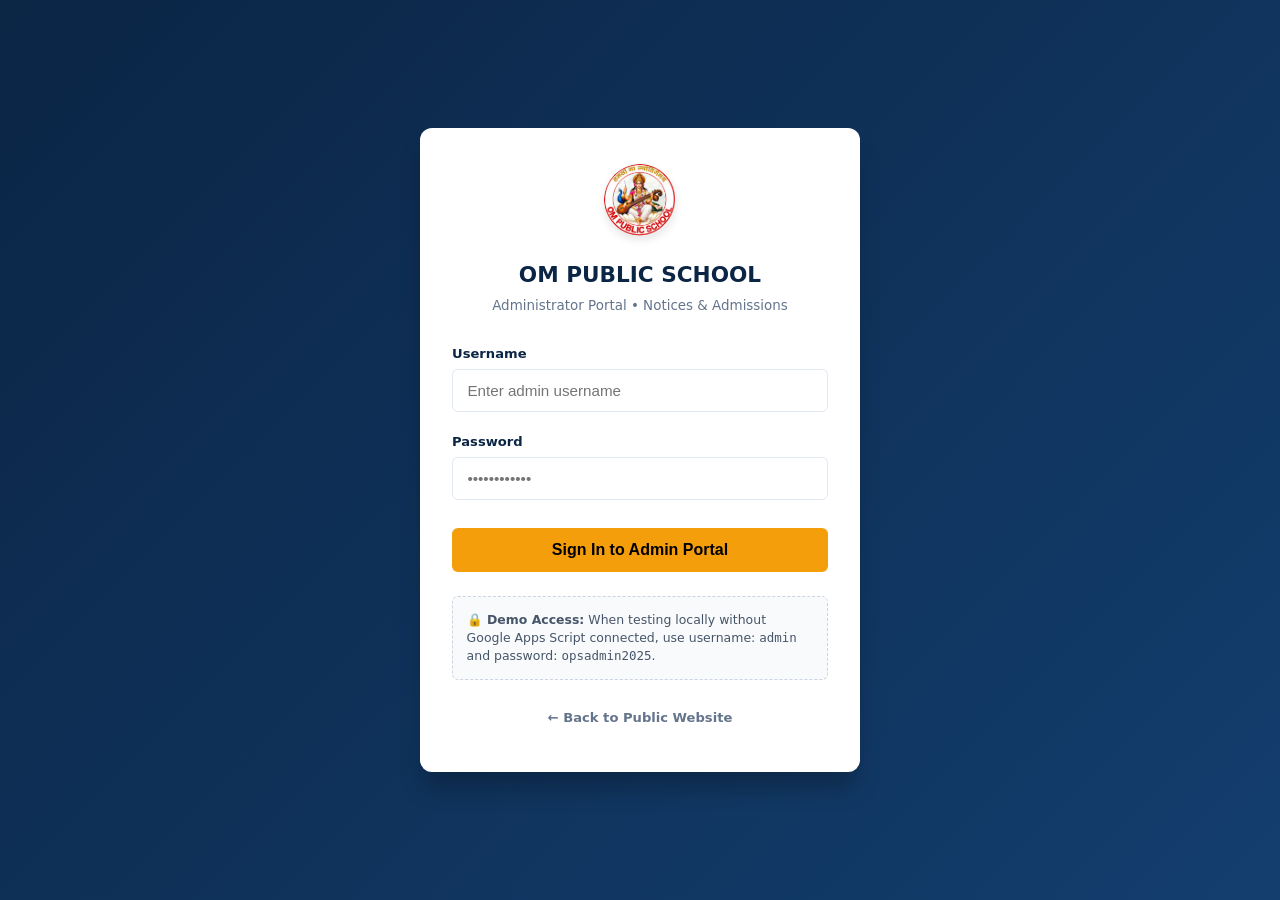
<file: admin/index.html>
<!DOCTYPE html>
<html lang="en">
<head>
  <meta charset="UTF-8">
  <meta name="viewport" content="width=device-width, initial-scale=1.0">
  <title>Admin Portal — Om Public School</title>
  <link rel="icon" type="image/svg+xml" href="../assets/images/favicon.svg">
  <link rel="alternate icon" type="image/png" href="../assets/images/logo.png">
  <link rel="stylesheet" href="../assets/css/admin.css">
</head>
<body>

  <!-- ==========================================================================
       1. AUTH VIEW: SECURE ADMIN LOGIN SCREEN
       ========================================================================== -->
  <div id="admin-auth-view" class="admin-auth-container">
    <div class="admin-login-card">
      <img src="../assets/images/logo.png" alt="Om Public School Emblem" class="login-school-logo">
      <h2 class="login-title">OM PUBLIC SCHOOL</h2>
      <p class="login-subtitle">Administrator Portal • Notices & Admissions</p>

      <div id="login-alert" class="login-alert"></div>

      <form id="admin-login-form">
        <div class="login-form-group">
          <label class="login-label" for="admin-username">Username</label>
          <input type="text" id="admin-username" class="login-input" required placeholder="Enter admin username" autocomplete="username">
        </div>

        <div class="login-form-group">
          <label class="login-label" for="admin-password">Password</label>
          <input type="password" id="admin-password" class="login-input" required placeholder="••••••••••••" autocomplete="current-password">
        </div>

        <button type="submit" id="btn-login-submit" class="btn-admin-login">Sign In to Admin Portal</button>
      </form>

      <div class="demo-hint-box">
        <strong>🔒 Demo Access:</strong> When testing locally without Google Apps Script connected, use username: <code>admin</code> and password: <code>opsadmin2025</code>.
      </div>
      
      <div style="margin-top: 1.25rem;">
        <a href="../index.html" class="btn-nav-public" style="color:#64748b; font-size:0.82rem;">← Back to Public Website</a>
      </div>
    </div>
  </div>

  <!-- ==========================================================================
       2. MAIN ADMIN VIEW: DASHBOARD, NOTICES, ADMISSIONS
       ========================================================================== -->
  <div id="admin-main-view" style="display: none;">
    <!-- Top Header (Command Center Layout) -->
    <header class="admin-header">
      <div class="admin-header-left">
        <a href="#" class="admin-brand" onclick="switchAdminTab('dashboard'); return false;">
          <img src="../assets/images/logo.png" alt="Emblem" class="admin-logo-img">
          <div class="admin-brand-text">
            <div class="admin-brand-top-row">
              <h1>OM PUBLIC SCHOOL</h1>
              <span class="admin-badge-role">STAFF PORTAL</span>
            </div>
            <div class="admin-subheading-row">
              <span class="admin-system-label">ENTERPRISE COMMAND CENTER</span>
              <span class="admin-divider-dot">•</span>
              <span class="admin-live-pulse-wrapper">
                <span class="live-pulse-dot"></span>
                <span class="live-pulse-text">Live Cloud Sync</span>
              </span>
            </div>
          </div>
        </a>
      </div>

      <div class="admin-header-center">
        <div class="admin-live-clock-pill">
          <span>🕒</span>
          <span id="admin-live-clock">Loading live time...</span>
        </div>
      </div>

      <div class="admin-header-actions">
        <button type="button" class="btn-quick-notice" onclick="openAddNoticeModalFromHeader()">
          <svg width="15" height="15" viewBox="0 0 24 24" fill="none" stroke="currentColor" stroke-width="2.8"><line x1="12" y1="5" x2="12" y2="19"/><line x1="5" y1="12" x2="19" y2="12"/></svg>
          <span>New Notice</span>
        </button>

        <div class="admin-user-pill">
          <span class="user-avatar-circle">👤</span>
          <div class="admin-user-details">
            <span id="current-admin-user" class="user-name">admin</span>
            <span class="user-role-tag">Super Admin</span>
          </div>
        </div>

        <a href="../index.html" class="btn-nav-public" target="_blank" title="Open public website in new tab">🌐 View Website ↗</a>
        <button id="btn-logout" class="btn-admin-logout" title="Sign out of portal">Logout</button>
      </div>
    </header>

    <!-- Navigation Tabs Strip -->
    <nav class="admin-nav-tabs">
      <button class="admin-tab-btn active" data-tab="dashboard">
        <span>📊 Dashboard</span>
      </button>
      <button class="admin-tab-btn" data-tab="notices">
        <span>📋 Notices & Circulars</span>
        <span class="tab-counter-badge" id="tab-notice-count">0</span>
      </button>
      <button class="admin-tab-btn" data-tab="admissions">
        <span>🎓 Admission Applications</span>
        <span class="tab-counter-badge count-admissions" id="tab-admission-count">0</span>
      </button>
      <button class="admin-tab-btn" data-tab="settings">
        <span>⚙️ System & API</span>
      </button>
    </nav>

    <!-- Main Content Container -->
    <main class="admin-content-wrap">

      <!-- ======================================================================
           TAB 1: DASHBOARD OVERVIEW
           ====================================================================== -->
      <section id="panel-dashboard" class="admin-view-panel active">
        <!-- KPI Metric Cards -->
        <div class="kpi-grid">
          <div class="kpi-card" style="border-left: 4px solid #1e40af;">
            <div class="kpi-card-info">
              <h4>Total Notices</h4>
              <div class="kpi-number" id="kpi-total-notices">0</div>
            </div>
            <div class="kpi-icon-badge" style="background:#dbeafe; color:#1e40af;">📋</div>
          </div>

          <div class="kpi-card" style="border-left: 4px solid #15803d;">
            <div class="kpi-card-info">
              <h4>Published Notices</h4>
              <div class="kpi-number" id="kpi-published-notices">0</div>
            </div>
            <div class="kpi-icon-badge" style="background:#dcfce7; color:#15803d;">🌐</div>
          </div>

          <div class="kpi-card" style="border-left: 4px solid #b45309;">
            <div class="kpi-card-info">
              <h4>Draft Notices</h4>
              <div class="kpi-number" id="kpi-draft-notices">0</div>
            </div>
            <div class="kpi-icon-badge" style="background:#fef3c7; color:#b45309;">📝</div>
          </div>

          <div class="kpi-card" style="border-left: 4px solid #4338ca;">
            <div class="kpi-card-info">
              <h4>Total Applications</h4>
              <div class="kpi-number" id="kpi-total-admissions">0</div>
            </div>
            <div class="kpi-icon-badge" style="background:#e0e7ff; color:#4338ca;">🎓</div>
          </div>

          <div class="kpi-card" style="border-left: 4px solid #0284c7;">
            <div class="kpi-card-info">
              <h4>New Submissions</h4>
              <div class="kpi-number" id="kpi-new-admissions">0</div>
            </div>
            <div class="kpi-icon-badge" style="background:#e0f2fe; color:#0284c7;">✨</div>
          </div>

          <div class="kpi-card" style="border-left: 4px solid #7e22ce;">
            <div class="kpi-card-info">
              <h4>Under Review</h4>
              <div class="kpi-number" id="kpi-under-review">0</div>
            </div>
            <div class="kpi-icon-badge" style="background:#f3e8ff; color:#7e22ce;">⏳</div>
          </div>

          <div class="kpi-card" style="border-left: 4px solid #059669;">
            <div class="kpi-card-info">
              <h4>Admitted</h4>
              <div class="kpi-number" id="kpi-admitted">0</div>
            </div>
            <div class="kpi-icon-badge" style="background:#ecfdf5; color:#059669;">✓</div>
          </div>
        </div>

        <!-- Recent Admissions Summary -->
        <div class="table-card-wrap">
          <div style="padding:1.25rem 1.5rem; border-bottom:1px solid #e2e8f0; display:flex; justify-content:space-between; align-items:center;">
            <h3 style="font-size:1.1rem; font-weight:800; color:#0b2545;">Recent Admission Enquiries</h3>
            <button class="btn-primary-action" onclick="switchAdminTab('admissions')">View All Applications →</button>
          </div>
          <div class="table-responsive" id="dashboard-recent-admissions">
            <!-- Rendered by admin.js -->
          </div>
        </div>
      </section>

      <!-- ======================================================================
           TAB 2: NOTICES MANAGEMENT
           ====================================================================== -->
      <section id="panel-notices" class="admin-view-panel">
        <!-- Action Toolbar -->
        <div class="admin-action-bar">
          <div class="filter-group">
            <input type="text" id="notice-search-input" class="admin-search-input" placeholder="🔍 Search notices by keyword or ID...">
            
            <select id="notice-cat-filter" class="admin-select">
              <option value="all">All Categories</option>
              <option value="General">General</option>
              <option value="Admissions">Admissions</option>
              <option value="Examination">Examination</option>
              <option value="Holiday">Holiday</option>
              <option value="Event">Event</option>
              <option value="Result">Result</option>
            </select>

            <select id="notice-status-filter" class="admin-select">
              <option value="all">All Statuses</option>
              <option value="Published">Published Only</option>
              <option value="Draft">Drafts Only</option>
              <option value="Archived">Archived Only</option>
            </select>
          </div>

          <button class="btn-primary-action" onclick="openAddNoticeModal()">
            <span>➕</span> Add New Notice
          </button>
        </div>

        <!-- Notices Table -->
        <div class="table-card-wrap">
          <div class="table-responsive">
            <table class="admin-table">
              <thead>
                <tr>
                  <th>Notice ID</th>
                  <th>Title & Short Description</th>
                  <th>Category</th>
                  <th>Status</th>
                  <th>Document</th>
                  <th>Date</th>
                  <th>Actions</th>
                </tr>
              </thead>
              <tbody id="admin-notices-tbody">
                <!-- Rendered dynamically -->
              </tbody>
            </table>
          </div>
        </div>
      </section>

      <!-- ======================================================================
           TAB 3: ADMISSIONS MANAGEMENT
           ====================================================================== -->
      <section id="panel-admissions" class="admin-view-panel">
        <!-- Action Toolbar -->
        <div class="admin-action-bar">
          <div class="filter-group">
            <input type="text" id="admission-search-input" class="admin-search-input" placeholder="🔍 Search student, parent, phone, ID...">
            
            <select id="admission-class-filter" class="admin-select">
              <option value="all">All Classes</option>
              <option value="Pre-Primary">Pre-Primary (Nursery/KG)</option>
              <option value="Primary">Primary (Class 1-5)</option>
              <option value="Middle">Middle School (Class 6-8)</option>
              <option value="Secondary">Secondary (Class 9-10)</option>
              <option value="Science">Class 11 Science</option>
              <option value="Commerce">Class 11 Commerce</option>
              <option value="Humanities">Class 11 Humanities</option>
            </select>

            <select id="admission-status-filter" class="admin-select">
              <option value="all">All Statuses</option>
              <option value="NEW">New Submissions</option>
              <option value="UNDER_REVIEW">Under Review</option>
              <option value="SHORTLISTED">Shortlisted</option>
              <option value="ADMITTED">Admitted</option>
              <option value="REJECTED">Rejected</option>
            </select>
          </div>

          <button id="btn-export-admissions-csv" class="btn-excel-export">
            <span>📥</span> Download Excel / CSV
          </button>
        </div>

        <!-- Admissions Table -->
        <div class="table-card-wrap">
          <div class="table-responsive">
            <table class="admin-table">
              <thead>
                <tr>
                  <th>Application ID</th>
                  <th>Student Name</th>
                  <th>Class Applied</th>
                  <th>Parent / Guardian</th>
                  <th>Mobile Number</th>
                  <th>Status</th>
                  <th>Date</th>
                  <th>Actions</th>
                </tr>
              </thead>
              <tbody id="admin-admissions-tbody">
                <!-- Rendered dynamically -->
              </tbody>
            </table>
          </div>
        </div>
      </section>

      <!-- ======================================================================
           TAB 4: SYSTEM & SETTINGS
           ====================================================================== -->
      <section id="panel-settings" class="admin-view-panel">
        <div class="table-card-wrap" style="padding: 2rem; max-width: 900px;">
          <h3 style="font-size:1.3rem; font-weight:800; color:#0b2545; margin-bottom:1rem;">Backend & API Configuration</h3>
          
          <div style="margin-bottom:1.5rem; padding:1rem; background:#f8fafc; border:1px solid #e2e8f0; border-radius:8px;">
            <div style="font-size:0.82rem; font-weight:700; color:#64748b; margin-bottom:4px;">CURRENT API ENDPOINT:</div>
            <div id="settings-api-endpoint" style="font-family:monospace; font-size:0.95rem; color:#0b2545; word-break:break-all; font-weight:700;"></div>
            <div id="settings-api-status" style="margin-top:0.5rem; font-size:0.88rem;"></div>
          </div>

          <h4 style="font-weight:800; color:#0b2545; margin-bottom:0.5rem;">How Google Cloud Free Tier Works:</h4>
          <ul style="padding-left:1.5rem; font-size:0.9rem; color:#334155; line-height:1.7; margin-bottom:1.5rem;">
            <li><strong>Database:</strong> Google Spreadsheet with sheets <code>Notices</code> and <code>Admissions</code>.</li>
            <li><strong>Document Storage:</strong> Dedicated Google Drive folder for notice PDFs.</li>
            <li><strong>Backend Service:</strong> Google Apps Script Web App providing REST API operations with zero hosting fees.</li>
            <li><strong>Future Android App:</strong> The exact same backend endpoints will serve your upcoming mobile app.</li>
          </ul>

          <h4 style="font-weight:800; color:#0b2545; margin-bottom:0.5rem;">Admin Credentials:</h4>
          <p style="font-size:0.88rem; color:#475569; margin-bottom:1rem;">
            Admin credentials are securely stored in your Google Apps Script <strong>Script Properties</strong> (<code>ADMIN_USERNAME</code> and <code>ADMIN_PASSWORD</code>). They are never exposed in client HTML/JavaScript.
          </p>

          <a href="../SETUP.md" target="_blank" class="btn-primary-action" style="display:inline-flex;">
            📖 View Complete Deployment Guide (SETUP.md)
          </a>
        </div>
      </section>

    </main>
  </div>

  <!-- ==========================================================================
       MODAL 1: ADD / EDIT NOTICE MODAL
       ========================================================================== -->
  <div id="notice-form-modal" class="admin-modal-overlay">
    <div class="admin-modal-box">
      <div class="admin-modal-header">
        <h3 id="notice-modal-title">Create New School Notice</h3>
        <button class="btn-close-modal" onclick="closeNoticeModal()">✕</button>
      </div>
      
      <form id="notice-edit-form">
        <input type="hidden" id="notice-form-id">

        <div class="admin-modal-body">
          <div class="form-group">
            <label for="notice-form-title">Notice Title *</label>
            <input type="text" id="notice-form-title" required placeholder="e.g. Term 1 Examination Date Sheet Released">
          </div>

          <div class="form-grid-2col">
            <div class="form-group">
              <label for="notice-form-category">Category *</label>
              <select id="notice-form-category" required>
                <option value="General">General</option>
                <option value="Admissions">Admissions</option>
                <option value="Examination">Examination</option>
                <option value="Holiday">Holiday</option>
                <option value="Event">Event</option>
                <option value="Result">Result</option>
              </select>
            </div>

            <div class="form-group">
              <label for="notice-form-status">Status *</label>
              <select id="notice-form-status" required>
                <option value="Published">Published (Public)</option>
                <option value="Draft">Draft (Hidden)</option>
                <option value="Archived">Archived</option>
              </select>
            </div>
          </div>

          <div class="form-grid-2col">
            <div class="form-group">
              <label for="notice-form-date">Publish Date *</label>
              <input type="date" id="notice-form-date" required>
            </div>

            <div class="form-group">
              <label for="notice-form-expiry">Expiry Date (Optional)</label>
              <input type="date" id="notice-form-expiry">
            </div>
          </div>

          <div class="form-group">
            <label for="notice-form-short-desc">Short Summary / Excerpt</label>
            <input type="text" id="notice-form-short-desc" placeholder="One-line summary for notification tickers and list views">
          </div>

          <div class="form-group">
            <label for="notice-form-desc">Full Notice Content</label>
            <textarea id="notice-form-desc" rows="4" placeholder="Full circular text, guidelines, instructions..."></textarea>
          </div>

          <div class="form-group">
            <label class="checkbox-label">
              <input type="checkbox" id="notice-form-important">
              <span>⭐ Highlight as Priority / Important Notice</span>
            </label>
          </div>

          <!-- Document Attachment (Google Drive or External URL) -->
          <div class="form-group">
            <label>Attach PDF Document</label>
            <div class="file-upload-dropzone" onclick="document.getElementById('notice-file-input').click()">
              <input type="file" id="notice-file-input" accept=".pdf,.doc,.docx" style="display:none;">
              <span style="font-size:1.5rem;">📁</span>
              <p style="font-size:0.84rem; font-weight:700; color:#0b2545; margin-top:4px;">Click to upload document to Google Drive</p>
              <span style="font-size:0.75rem; color:#64748b;">PDF or DOC format (Max 10MB)</span>
            </div>
            <div id="notice-file-upload-status" style="font-size:0.82rem; font-weight:700; margin-top:4px;"></div>
          </div>

          <div class="form-group">
            <label for="notice-form-file-url">Or Document URL / Web Link</label>
            <input type="url" id="notice-form-file-url" placeholder="https://drive.google.com/... or direct PDF link">
          </div>
        </div>

        <div class="admin-modal-footer">
          <button type="button" class="btn-action-sm" onclick="closeNoticeModal()">Cancel</button>
          <button type="submit" id="btn-save-notice" class="btn-primary-action">Save Notice</button>
        </div>
      </form>
    </div>
  </div>

  <!-- ==========================================================================
       MODAL 2: ADMISSION DETAILS MODAL
       ========================================================================== -->
  <div id="admission-detail-modal" class="admin-modal-overlay">
    <div class="admin-modal-box wide">
      <div class="admin-modal-header">
        <h3>Application Record: <span id="detail-app-id"></span></h3>
        <button class="btn-close-modal" onclick="closeAdmissionDetailModal()">✕</button>
      </div>

      <div class="admin-modal-body">
        <!-- Student Info -->
        <div class="detail-section-title">Student Information</div>
        <div class="detail-grid">
          <div class="detail-item">
            <div class="detail-item-label">Full Name</div>
            <div class="detail-item-value" id="detail-student-name"></div>
          </div>
          <div class="detail-item">
            <div class="detail-item-label">Date of Birth</div>
            <div class="detail-item-value" id="detail-dob"></div>
          </div>
          <div class="detail-item">
            <div class="detail-item-label">Gender</div>
            <div class="detail-item-value" id="detail-gender"></div>
          </div>
          <div class="detail-item">
            <div class="detail-item-label">Class Seeking Admission</div>
            <div class="detail-item-value" id="detail-class"></div>
          </div>
          <div class="detail-item">
            <div class="detail-item-label">Previous School</div>
            <div class="detail-item-value" id="detail-prev-school"></div>
          </div>
          <div class="detail-item">
            <div class="detail-item-label">Previous Class</div>
            <div class="detail-item-value" id="detail-prev-class"></div>
          </div>
          <div class="detail-item">
            <div class="detail-item-label">Academic Session</div>
            <div class="detail-item-value" id="detail-session"></div>
          </div>
        </div>

        <!-- Parent Info -->
        <div class="detail-section-title">Parent / Guardian Information</div>
        <div class="detail-grid">
          <div class="detail-item">
            <div class="detail-item-label">Father's Name</div>
            <div class="detail-item-value" id="detail-father"></div>
          </div>
          <div class="detail-item">
            <div class="detail-item-label">Mother's Name</div>
            <div class="detail-item-value" id="detail-mother"></div>
          </div>
          <div class="detail-item">
            <div class="detail-item-label">Guardian Name</div>
            <div class="detail-item-value" id="detail-guardian"></div>
          </div>
          <div class="detail-item">
            <div class="detail-item-label">Mobile Number</div>
            <div class="detail-item-value" id="detail-phone"></div>
          </div>
          <div class="detail-item">
            <div class="detail-item-label">Email Address</div>
            <div class="detail-item-value" id="detail-email"></div>
          </div>
        </div>

        <!-- Address -->
        <div class="detail-section-title">Residential Address</div>
        <div class="detail-grid">
          <div class="detail-item" style="grid-column: span 2;">
            <div class="detail-item-label">Street Address</div>
            <div class="detail-item-value" id="detail-address"></div>
          </div>
          <div class="detail-item">
            <div class="detail-item-label">City</div>
            <div class="detail-item-value" id="detail-city"></div>
          </div>
          <div class="detail-item">
            <div class="detail-item-label">State</div>
            <div class="detail-item-value" id="detail-state"></div>
          </div>
          <div class="detail-item">
            <div class="detail-item-label">PIN Code</div>
            <div class="detail-item-value" id="detail-pin"></div>
          </div>
          <div class="detail-item">
            <div class="detail-item-label">Submitted On</div>
            <div class="detail-item-value" id="detail-submitted-at"></div>
          </div>
        </div>

        <!-- Status Changer Bar -->
        <div class="status-changer-bar">
          <div style="display:flex; align-items:center; gap:0.75rem;">
            <label for="detail-status-select" style="font-weight:800; font-size:0.9rem; color:#0b2545;">Change Status:</label>
            <select id="detail-status-select" class="admin-select" style="border:2px solid #0b2545;">
              <option value="NEW">NEW</option>
              <option value="UNDER_REVIEW">UNDER_REVIEW</option>
              <option value="SHORTLISTED">SHORTLISTED</option>
              <option value="ADMITTED">ADMITTED</option>
              <option value="REJECTED">REJECTED</option>
            </select>
          </div>
          <button id="btn-update-status" class="btn-primary-action" onclick="handleUpdateStatusClick()">Save Status Update</button>
        </div>
      </div>

      <div class="admin-modal-footer">
        <button class="btn-action-sm" onclick="closeAdmissionDetailModal()">Close</button>
      </div>
    </div>
  </div>

  <!-- ==========================================================================
       MODAL 3: NOTICE PREVIEW MODAL
       ========================================================================== -->
  <div id="notice-preview-modal" class="admin-modal-overlay">
    <div class="admin-modal-box">
      <div class="admin-modal-header">
        <h3 id="preview-notice-title">Notice Preview</h3>
        <button class="btn-close-modal" onclick="closeNoticePreviewModal()">✕</button>
      </div>
      <div class="admin-modal-body">
        <div id="preview-notice-meta" style="font-size:0.8rem; font-weight:700; color:#d97706; margin-bottom:0.75rem;"></div>
        <p id="preview-notice-desc" style="font-size:0.92rem; color:#334155; line-height:1.6; margin-bottom:1.25rem; white-space:pre-line;"></p>
        <div id="preview-notice-file-wrap"></div>
      </div>
      <div class="admin-modal-footer">
        <button class="btn-action-sm" onclick="closeNoticePreviewModal()">Close Preview</button>
      </div>
    </div>
  </div>

  <!-- ==========================================================================
       MODAL 4: CONFIRMATION DIALOG (FOR DESTRUCTIVE ACTIONS)
       ========================================================================== -->
  <div id="confirm-dialog-modal" class="admin-modal-overlay">
    <div class="admin-modal-box" style="max-width:440px;">
      <div class="admin-modal-header" style="background:#b91c1c;">
        <h3>Confirm Action</h3>
        <button class="btn-close-modal" onclick="closeConfirmModal()">✕</button>
      </div>
      <div class="admin-modal-body">
        <p id="confirm-dialog-msg" style="font-size:0.95rem; color:#1e293b; line-height:1.5;"></p>
      </div>
      <div class="admin-modal-footer">
        <button class="btn-action-sm" onclick="closeConfirmModal()">Cancel</button>
        <button id="btn-confirm-action" class="btn-action-sm danger" style="background:#dc2626; color:#fff; border:none; padding:0.5rem 1rem;">Confirm</button>
      </div>
    </div>
  </div>

  <!-- Scripts -->
  <script src="../assets/js/config.js"></script>
  <script src="../assets/js/api.js"></script>
  <script src="../assets/js/admin.js"></script>
</body>
</html>
</file>
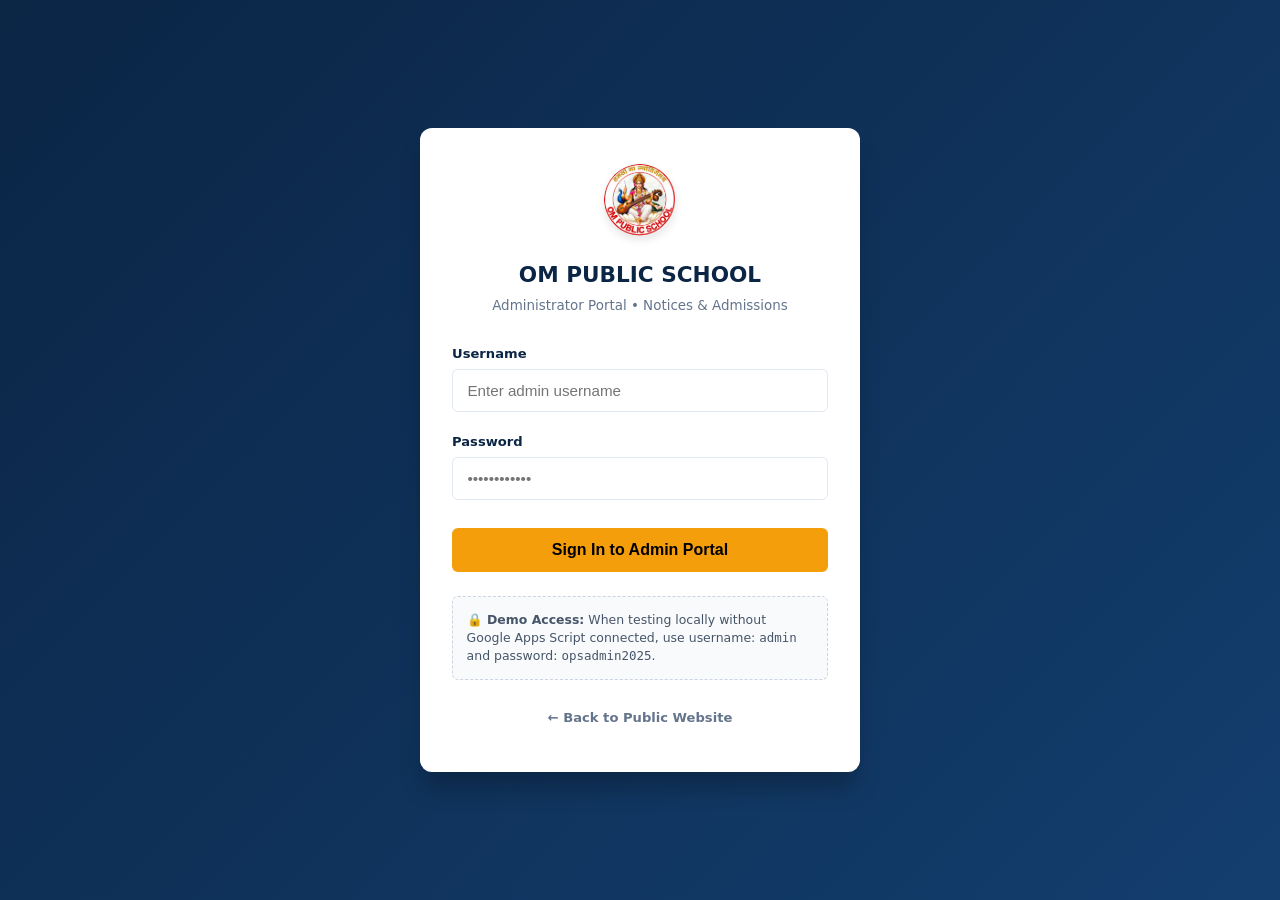
<file: admin.html>
<!DOCTYPE html>
<html lang="en">
<head>
  <meta charset="UTF-8">
  <meta name="viewport" content="width=device-width, initial-scale=1.0">
  <title>Admin Portal — Om Public School</title>
  <link rel="icon" type="image/svg+xml" href="assets/images/favicon.svg">
  <link rel="alternate icon" type="image/png" href="assets/images/logo.png">
  <link rel="stylesheet" href="assets/css/admin.css">
</head>
<body>

  <!-- ==========================================================================
       1. AUTH VIEW: SECURE ADMIN LOGIN SCREEN
       ========================================================================== -->
  <div id="admin-auth-view" class="admin-auth-container">
    <div class="admin-login-card">
      <img src="assets/images/logo.png" alt="Om Public School Emblem" class="login-school-logo">
      <h2 class="login-title">OM PUBLIC SCHOOL</h2>
      <p class="login-subtitle">Administrator Portal • Notices & Admissions</p>

      <div id="login-alert" class="login-alert"></div>

      <form id="admin-login-form">
        <div class="login-form-group">
          <label class="login-label" for="admin-username">Username</label>
          <input type="text" id="admin-username" class="login-input" required placeholder="Enter admin username" autocomplete="username">
        </div>

        <div class="login-form-group">
          <label class="login-label" for="admin-password">Password</label>
          <input type="password" id="admin-password" class="login-input" required placeholder="••••••••••••" autocomplete="current-password">
        </div>

        <button type="submit" id="btn-login-submit" class="btn-admin-login">Sign In to Admin Portal</button>
      </form>

      <div class="demo-hint-box">
        <strong>🔒 Demo Access:</strong> When testing locally without Google Apps Script connected, use username: <code>admin</code> and password: <code>opsadmin2025</code>.
      </div>
      
      <div style="margin-top: 1.25rem;">
        <a href="index.html" class="btn-nav-public" style="color:#64748b; font-size:0.82rem;">← Back to Public Website</a>
      </div>
    </div>
  </div>

  <!-- ==========================================================================
       2. MAIN ADMIN VIEW: DASHBOARD, NOTICES, ADMISSIONS
       ========================================================================== -->
  <div id="admin-main-view" style="display: none;">
    <!-- Top Header (Command Center Layout) -->
    <header class="admin-header">
      <div class="admin-header-left">
        <a href="#" class="admin-brand" onclick="switchAdminTab('dashboard'); return false;">
          <img src="assets/images/logo.png" alt="Emblem" class="admin-logo-img">
          <div class="admin-brand-text">
            <div class="admin-brand-top-row">
              <h1>OM PUBLIC SCHOOL</h1>
              <span class="admin-badge-role">STAFF PORTAL</span>
            </div>
            <div class="admin-subheading-row">
              <span class="admin-system-label">ENTERPRISE COMMAND CENTER</span>
              <span class="admin-divider-dot">•</span>
              <span class="admin-live-pulse-wrapper">
                <span class="live-pulse-dot"></span>
                <span class="live-pulse-text">Live Cloud Sync</span>
              </span>
            </div>
          </div>
        </a>
      </div>

      <div class="admin-header-center">
        <div class="admin-live-clock-pill">
          <span>🕒</span>
          <span id="admin-live-clock">Loading live time...</span>
        </div>
      </div>

      <div class="admin-header-actions">
        <button type="button" class="btn-quick-notice" onclick="openAddNoticeModalFromHeader()">
          <svg width="15" height="15" viewBox="0 0 24 24" fill="none" stroke="currentColor" stroke-width="2.8"><line x1="12" y1="5" x2="12" y2="19"/><line x1="5" y1="12" x2="19" y2="12"/></svg>
          <span>New Notice</span>
        </button>

        <div class="admin-user-pill">
          <span class="user-avatar-circle">👤</span>
          <div class="admin-user-details">
            <span id="current-admin-user" class="user-name">admin</span>
            <span class="user-role-tag">Super Admin</span>
          </div>
        </div>

        <a href="index.html" class="btn-nav-public" target="_blank" title="Open public website in new tab">🌐 View Website ↗</a>
        <button id="btn-logout" class="btn-admin-logout" title="Sign out of portal">Logout</button>
      </div>
    </header>

    <!-- Navigation Tabs Strip -->
    <nav class="admin-nav-tabs">
      <button class="admin-tab-btn active" data-tab="dashboard">
        <span>📊 Dashboard</span>
      </button>
      <button class="admin-tab-btn" data-tab="notices">
        <span>📋 Notices & Circulars</span>
        <span class="tab-counter-badge" id="tab-notice-count">0</span>
      </button>
      <button class="admin-tab-btn" data-tab="admissions">
        <span>🎓 Admission Applications</span>
        <span class="tab-counter-badge count-admissions" id="tab-admission-count">0</span>
      </button>
      <button class="admin-tab-btn" data-tab="settings">
        <span>⚙️ System & API</span>
      </button>
    </nav>

    <!-- Main Content Container -->
    <main class="admin-content-wrap">

      <!-- ======================================================================
           TAB 1: DASHBOARD OVERVIEW
           ====================================================================== -->
      <section id="panel-dashboard" class="admin-view-panel active">
        <!-- KPI Metric Cards -->
        <div class="kpi-grid">
          <div class="kpi-card" style="border-left: 4px solid #1e40af;">
            <div class="kpi-card-info">
              <h4>Total Notices</h4>
              <div class="kpi-number" id="kpi-total-notices">0</div>
            </div>
            <div class="kpi-icon-badge" style="background:#dbeafe; color:#1e40af;">📋</div>
          </div>

          <div class="kpi-card" style="border-left: 4px solid #15803d;">
            <div class="kpi-card-info">
              <h4>Published Notices</h4>
              <div class="kpi-number" id="kpi-published-notices">0</div>
            </div>
            <div class="kpi-icon-badge" style="background:#dcfce7; color:#15803d;">🌐</div>
          </div>

          <div class="kpi-card" style="border-left: 4px solid #b45309;">
            <div class="kpi-card-info">
              <h4>Draft Notices</h4>
              <div class="kpi-number" id="kpi-draft-notices">0</div>
            </div>
            <div class="kpi-icon-badge" style="background:#fef3c7; color:#b45309;">📝</div>
          </div>

          <div class="kpi-card" style="border-left: 4px solid #4338ca;">
            <div class="kpi-card-info">
              <h4>Total Applications</h4>
              <div class="kpi-number" id="kpi-total-admissions">0</div>
            </div>
            <div class="kpi-icon-badge" style="background:#e0e7ff; color:#4338ca;">🎓</div>
          </div>

          <div class="kpi-card" style="border-left: 4px solid #0284c7;">
            <div class="kpi-card-info">
              <h4>New Submissions</h4>
              <div class="kpi-number" id="kpi-new-admissions">0</div>
            </div>
            <div class="kpi-icon-badge" style="background:#e0f2fe; color:#0284c7;">✨</div>
          </div>

          <div class="kpi-card" style="border-left: 4px solid #7e22ce;">
            <div class="kpi-card-info">
              <h4>Under Review</h4>
              <div class="kpi-number" id="kpi-under-review">0</div>
            </div>
            <div class="kpi-icon-badge" style="background:#f3e8ff; color:#7e22ce;">⏳</div>
          </div>

          <div class="kpi-card" style="border-left: 4px solid #059669;">
            <div class="kpi-card-info">
              <h4>Admitted</h4>
              <div class="kpi-number" id="kpi-admitted">0</div>
            </div>
            <div class="kpi-icon-badge" style="background:#ecfdf5; color:#059669;">✓</div>
          </div>
        </div>

        <!-- Recent Admissions Summary -->
        <div class="table-card-wrap">
          <div style="padding:1.25rem 1.5rem; border-bottom:1px solid #e2e8f0; display:flex; justify-content:space-between; align-items:center;">
            <h3 style="font-size:1.1rem; font-weight:800; color:#0b2545;">Recent Admission Enquiries</h3>
            <button class="btn-primary-action" onclick="switchAdminTab('admissions')">View All Applications →</button>
          </div>
          <div class="table-responsive" id="dashboard-recent-admissions">
            <!-- Rendered by admin.js -->
          </div>
        </div>
      </section>

      <!-- ======================================================================
           TAB 2: NOTICES MANAGEMENT
           ====================================================================== -->
      <section id="panel-notices" class="admin-view-panel">
        <!-- Action Toolbar -->
        <div class="admin-action-bar">
          <div class="filter-group">
            <input type="text" id="notice-search-input" class="admin-search-input" placeholder="🔍 Search notices by keyword or ID...">
            
            <select id="notice-cat-filter" class="admin-select">
              <option value="all">All Categories</option>
              <option value="General">General</option>
              <option value="Admissions">Admissions</option>
              <option value="Examination">Examination</option>
              <option value="Holiday">Holiday</option>
              <option value="Event">Event</option>
              <option value="Result">Result</option>
            </select>

            <select id="notice-status-filter" class="admin-select">
              <option value="all">All Statuses</option>
              <option value="Published">Published Only</option>
              <option value="Draft">Drafts Only</option>
              <option value="Archived">Archived Only</option>
            </select>
          </div>

          <button class="btn-primary-action" onclick="openAddNoticeModal()">
            <span>➕</span> Add New Notice
          </button>
        </div>

        <!-- Notices Table -->
        <div class="table-card-wrap">
          <div class="table-responsive">
            <table class="admin-table">
              <thead>
                <tr>
                  <th>Notice ID</th>
                  <th>Title & Short Description</th>
                  <th>Category</th>
                  <th>Status</th>
                  <th>Document</th>
                  <th>Date</th>
                  <th>Actions</th>
                </tr>
              </thead>
              <tbody id="admin-notices-tbody">
                <!-- Rendered dynamically -->
              </tbody>
            </table>
          </div>
        </div>
      </section>

      <!-- ======================================================================
           TAB 3: ADMISSIONS MANAGEMENT
           ====================================================================== -->
      <section id="panel-admissions" class="admin-view-panel">
        <!-- Action Toolbar -->
        <div class="admin-action-bar">
          <div class="filter-group">
            <input type="text" id="admission-search-input" class="admin-search-input" placeholder="🔍 Search student, parent, phone, ID...">
            
            <select id="admission-class-filter" class="admin-select">
              <option value="all">All Classes</option>
              <option value="Pre-Primary">Pre-Primary (Nursery/KG)</option>
              <option value="Primary">Primary (Class 1-5)</option>
              <option value="Middle">Middle School (Class 6-8)</option>
              <option value="Secondary">Secondary (Class 9-10)</option>
              <option value="Science">Class 11 Science</option>
              <option value="Commerce">Class 11 Commerce</option>
              <option value="Humanities">Class 11 Humanities</option>
            </select>

            <select id="admission-status-filter" class="admin-select">
              <option value="all">All Statuses</option>
              <option value="NEW">New Submissions</option>
              <option value="UNDER_REVIEW">Under Review</option>
              <option value="SHORTLISTED">Shortlisted</option>
              <option value="ADMITTED">Admitted</option>
              <option value="REJECTED">Rejected</option>
            </select>
          </div>

          <button id="btn-export-admissions-csv" class="btn-excel-export">
            <span>📥</span> Download Excel / CSV
          </button>
        </div>

        <!-- Admissions Table -->
        <div class="table-card-wrap">
          <div class="table-responsive">
            <table class="admin-table">
              <thead>
                <tr>
                  <th>Application ID</th>
                  <th>Student Name</th>
                  <th>Class Applied</th>
                  <th>Parent / Guardian</th>
                  <th>Mobile Number</th>
                  <th>Status</th>
                  <th>Date</th>
                  <th>Actions</th>
                </tr>
              </thead>
              <tbody id="admin-admissions-tbody">
                <!-- Rendered dynamically -->
              </tbody>
            </table>
          </div>
        </div>
      </section>

      <!-- ======================================================================
           TAB 4: SYSTEM & SETTINGS
           ====================================================================== -->
      <section id="panel-settings" class="admin-view-panel">
        <div class="table-card-wrap" style="padding: 2rem; max-width: 900px;">
          <h3 style="font-size:1.3rem; font-weight:800; color:#0b2545; margin-bottom:1rem;">Backend & API Configuration</h3>
          
          <div style="margin-bottom:1.5rem; padding:1rem; background:#f8fafc; border:1px solid #e2e8f0; border-radius:8px;">
            <div style="font-size:0.82rem; font-weight:700; color:#64748b; margin-bottom:4px;">CURRENT API ENDPOINT:</div>
            <div id="settings-api-endpoint" style="font-family:monospace; font-size:0.95rem; color:#0b2545; word-break:break-all; font-weight:700;"></div>
            <div id="settings-api-status" style="margin-top:0.5rem; font-size:0.88rem;"></div>
          </div>

          <h4 style="font-weight:800; color:#0b2545; margin-bottom:0.5rem;">How Google Cloud Free Tier Works:</h4>
          <ul style="padding-left:1.5rem; font-size:0.9rem; color:#334155; line-height:1.7; margin-bottom:1.5rem;">
            <li><strong>Database:</strong> Google Spreadsheet with sheets <code>Notices</code> and <code>Admissions</code>.</li>
            <li><strong>Document Storage:</strong> Dedicated Google Drive folder for notice PDFs.</li>
            <li><strong>Backend Service:</strong> Google Apps Script Web App providing REST API operations with zero hosting fees.</li>
            <li><strong>Future Android App:</strong> The exact same backend endpoints will serve your upcoming mobile app.</li>
          </ul>

          <h4 style="font-weight:800; color:#0b2545; margin-bottom:0.5rem;">Admin Credentials:</h4>
          <p style="font-size:0.88rem; color:#475569; margin-bottom:1rem;">
            Admin credentials are securely stored in your Google Apps Script <strong>Script Properties</strong> (<code>ADMIN_USERNAME</code> and <code>ADMIN_PASSWORD</code>). They are never exposed in client HTML/JavaScript.
          </p>

          <a href="SETUP.md" target="_blank" class="btn-primary-action" style="display:inline-flex;">
            📖 View Complete Deployment Guide (SETUP.md)
          </a>
        </div>
      </section>

    </main>
  </div>

  <!-- ==========================================================================
       MODAL 1: ADD / EDIT NOTICE MODAL
       ========================================================================== -->
  <div id="notice-form-modal" class="admin-modal-overlay">
    <div class="admin-modal-box">
      <div class="admin-modal-header">
        <h3 id="notice-modal-title">Create New School Notice</h3>
        <button class="btn-close-modal" onclick="closeNoticeModal()">✕</button>
      </div>
      
      <form id="notice-edit-form">
        <input type="hidden" id="notice-form-id">

        <div class="admin-modal-body">
          <div class="form-group">
            <label for="notice-form-title">Notice Title *</label>
            <input type="text" id="notice-form-title" required placeholder="e.g. Term 1 Examination Date Sheet Released">
          </div>

          <div class="form-grid-2col">
            <div class="form-group">
              <label for="notice-form-category">Category *</label>
              <select id="notice-form-category" required>
                <option value="General">General</option>
                <option value="Admissions">Admissions</option>
                <option value="Examination">Examination</option>
                <option value="Holiday">Holiday</option>
                <option value="Event">Event</option>
                <option value="Result">Result</option>
              </select>
            </div>

            <div class="form-group">
              <label for="notice-form-status">Status *</label>
              <select id="notice-form-status" required>
                <option value="Published">Published (Public)</option>
                <option value="Draft">Draft (Hidden)</option>
                <option value="Archived">Archived</option>
              </select>
            </div>
          </div>

          <div class="form-grid-2col">
            <div class="form-group">
              <label for="notice-form-date">Publish Date *</label>
              <input type="date" id="notice-form-date" required>
            </div>

            <div class="form-group">
              <label for="notice-form-expiry">Expiry Date (Optional)</label>
              <input type="date" id="notice-form-expiry">
            </div>
          </div>

          <div class="form-group">
            <label for="notice-form-short-desc">Short Summary / Excerpt</label>
            <input type="text" id="notice-form-short-desc" placeholder="One-line summary for notification tickers and list views">
          </div>

          <div class="form-group">
            <label for="notice-form-desc">Full Notice Content</label>
            <textarea id="notice-form-desc" rows="4" placeholder="Full circular text, guidelines, instructions..."></textarea>
          </div>

          <div class="form-group">
            <label class="checkbox-label">
              <input type="checkbox" id="notice-form-important">
              <span>⭐ Highlight as Priority / Important Notice</span>
            </label>
          </div>

          <!-- Document Attachment (Google Drive or External URL) -->
          <div class="form-group">
            <label>Attach PDF Document</label>
            <div class="file-upload-dropzone" onclick="document.getElementById('notice-file-input').click()">
              <input type="file" id="notice-file-input" accept=".pdf,.doc,.docx" style="display:none;">
              <span style="font-size:1.5rem;">📁</span>
              <p style="font-size:0.84rem; font-weight:700; color:#0b2545; margin-top:4px;">Click to upload document to Google Drive</p>
              <span style="font-size:0.75rem; color:#64748b;">PDF or DOC format (Max 10MB)</span>
            </div>
            <div id="notice-file-upload-status" style="font-size:0.82rem; font-weight:700; margin-top:4px;"></div>
          </div>

          <div class="form-group">
            <label for="notice-form-file-url">Or Document URL / Web Link</label>
            <input type="url" id="notice-form-file-url" placeholder="https://drive.google.com/... or direct PDF link">
          </div>
        </div>

        <div class="admin-modal-footer">
          <button type="button" class="btn-action-sm" onclick="closeNoticeModal()">Cancel</button>
          <button type="submit" id="btn-save-notice" class="btn-primary-action">Save Notice</button>
        </div>
      </form>
    </div>
  </div>

  <!-- ==========================================================================
       MODAL 2: ADMISSION DETAILS MODAL
       ========================================================================== -->
  <div id="admission-detail-modal" class="admin-modal-overlay">
    <div class="admin-modal-box wide">
      <div class="admin-modal-header">
        <h3>Application Record: <span id="detail-app-id"></span></h3>
        <button class="btn-close-modal" onclick="closeAdmissionDetailModal()">✕</button>
      </div>

      <div class="admin-modal-body">
        <!-- Student Info -->
        <div class="detail-section-title">Student Information</div>
        <div class="detail-grid">
          <div class="detail-item">
            <div class="detail-item-label">Full Name</div>
            <div class="detail-item-value" id="detail-student-name"></div>
          </div>
          <div class="detail-item">
            <div class="detail-item-label">Date of Birth</div>
            <div class="detail-item-value" id="detail-dob"></div>
          </div>
          <div class="detail-item">
            <div class="detail-item-label">Gender</div>
            <div class="detail-item-value" id="detail-gender"></div>
          </div>
          <div class="detail-item">
            <div class="detail-item-label">Class Seeking Admission</div>
            <div class="detail-item-value" id="detail-class"></div>
          </div>
          <div class="detail-item">
            <div class="detail-item-label">Previous School</div>
            <div class="detail-item-value" id="detail-prev-school"></div>
          </div>
          <div class="detail-item">
            <div class="detail-item-label">Previous Class</div>
            <div class="detail-item-value" id="detail-prev-class"></div>
          </div>
          <div class="detail-item">
            <div class="detail-item-label">Academic Session</div>
            <div class="detail-item-value" id="detail-session"></div>
          </div>
        </div>

        <!-- Parent Info -->
        <div class="detail-section-title">Parent / Guardian Information</div>
        <div class="detail-grid">
          <div class="detail-item">
            <div class="detail-item-label">Father's Name</div>
            <div class="detail-item-value" id="detail-father"></div>
          </div>
          <div class="detail-item">
            <div class="detail-item-label">Mother's Name</div>
            <div class="detail-item-value" id="detail-mother"></div>
          </div>
          <div class="detail-item">
            <div class="detail-item-label">Guardian Name</div>
            <div class="detail-item-value" id="detail-guardian"></div>
          </div>
          <div class="detail-item">
            <div class="detail-item-label">Mobile Number</div>
            <div class="detail-item-value" id="detail-phone"></div>
          </div>
          <div class="detail-item">
            <div class="detail-item-label">Email Address</div>
            <div class="detail-item-value" id="detail-email"></div>
          </div>
        </div>

        <!-- Address -->
        <div class="detail-section-title">Residential Address</div>
        <div class="detail-grid">
          <div class="detail-item" style="grid-column: span 2;">
            <div class="detail-item-label">Street Address</div>
            <div class="detail-item-value" id="detail-address"></div>
          </div>
          <div class="detail-item">
            <div class="detail-item-label">City</div>
            <div class="detail-item-value" id="detail-city"></div>
          </div>
          <div class="detail-item">
            <div class="detail-item-label">State</div>
            <div class="detail-item-value" id="detail-state"></div>
          </div>
          <div class="detail-item">
            <div class="detail-item-label">PIN Code</div>
            <div class="detail-item-value" id="detail-pin"></div>
          </div>
          <div class="detail-item">
            <div class="detail-item-label">Submitted On</div>
            <div class="detail-item-value" id="detail-submitted-at"></div>
          </div>
        </div>

        <!-- Status Changer Bar -->
        <div class="status-changer-bar">
          <div style="display:flex; align-items:center; gap:0.75rem;">
            <label for="detail-status-select" style="font-weight:800; font-size:0.9rem; color:#0b2545;">Change Status:</label>
            <select id="detail-status-select" class="admin-select" style="border:2px solid #0b2545;">
              <option value="NEW">NEW</option>
              <option value="UNDER_REVIEW">UNDER_REVIEW</option>
              <option value="SHORTLISTED">SHORTLISTED</option>
              <option value="ADMITTED">ADMITTED</option>
              <option value="REJECTED">REJECTED</option>
            </select>
          </div>
          <button id="btn-update-status" class="btn-primary-action" onclick="handleUpdateStatusClick()">Save Status Update</button>
        </div>
      </div>

      <div class="admin-modal-footer">
        <button class="btn-action-sm" onclick="closeAdmissionDetailModal()">Close</button>
      </div>
    </div>
  </div>

  <!-- ==========================================================================
       MODAL 3: NOTICE PREVIEW MODAL
       ========================================================================== -->
  <div id="notice-preview-modal" class="admin-modal-overlay">
    <div class="admin-modal-box">
      <div class="admin-modal-header">
        <h3 id="preview-notice-title">Notice Preview</h3>
        <button class="btn-close-modal" onclick="closeNoticePreviewModal()">✕</button>
      </div>
      <div class="admin-modal-body">
        <div id="preview-notice-meta" style="font-size:0.8rem; font-weight:700; color:#d97706; margin-bottom:0.75rem;"></div>
        <p id="preview-notice-desc" style="font-size:0.92rem; color:#334155; line-height:1.6; margin-bottom:1.25rem; white-space:pre-line;"></p>
        <div id="preview-notice-file-wrap"></div>
      </div>
      <div class="admin-modal-footer">
        <button class="btn-action-sm" onclick="closeNoticePreviewModal()">Close Preview</button>
      </div>
    </div>
  </div>

  <!-- ==========================================================================
       MODAL 4: CONFIRMATION DIALOG (FOR DESTRUCTIVE ACTIONS)
       ========================================================================== -->
  <div id="confirm-dialog-modal" class="admin-modal-overlay">
    <div class="admin-modal-box" style="max-width:440px;">
      <div class="admin-modal-header" style="background:#b91c1c;">
        <h3>Confirm Action</h3>
        <button class="btn-close-modal" onclick="closeConfirmModal()">✕</button>
      </div>
      <div class="admin-modal-body">
        <p id="confirm-dialog-msg" style="font-size:0.95rem; color:#1e293b; line-height:1.5;"></p>
      </div>
      <div class="admin-modal-footer">
        <button class="btn-action-sm" onclick="closeConfirmModal()">Cancel</button>
        <button id="btn-confirm-action" class="btn-action-sm danger" style="background:#dc2626; color:#fff; border:none; padding:0.5rem 1rem;">Confirm</button>
      </div>
    </div>
  </div>

  <!-- Scripts -->
  <script src="assets/js/config.js"></script>
  <script src="assets/js/api.js"></script>
  <script src="assets/js/admin.js"></script>
</body>
</html>
</file>
<file: assets/css/styles.css>
/* ==========================================================================
   OM PUBLIC SCHOOL - OFFICIAL PORTAL STYLESHEET (PRD v2.0 Specification)
   Fully responsive across Phone (<=767px), Tablet (768-1023px), and Laptop/Desktop (>=1024px)
   ========================================================================== */

:root {
  --navy-dark: #0b2545;
  --navy-primary: #133e6e;
  --navy-light: #1d4e89;
  --navy-nav: #0d223a;
  --gold-accent: #f59e0b;
  --gold-hover: #d97706;
  --gold-light: #fef3c7;
  --text-main: #1e293b;
  --text-muted: #64748b;
  --bg-page: #f8fafc;
  --bg-white: #ffffff;
  --border-light: #e2e8f0;
  --border-card: #e5e7eb;
  --shadow-sm: 0 1px 3px rgba(0, 0, 0, 0.08);
  --shadow-md: 0 4px 6px -1px rgba(0, 0, 0, 0.08), 0 2px 4px -1px rgba(0, 0, 0, 0.04);
  --shadow-lg: 0 10px 15px -3px rgba(0, 0, 0, 0.08), 0 4px 6px -2px rgba(0, 0, 0, 0.03);
  --shadow-xl: 0 20px 25px -5px rgba(0, 0, 0, 0.12), 0 10px 10px -5px rgba(0, 0, 0, 0.04);
  --radius-sm: 4px;
  --radius-md: 8px;
  --radius-lg: 12px;
  --radius-xl: 16px;
  --radius-full: 9999px;
  --font-base: 'Segoe UI', system-ui, -apple-system, BlinkMacSystemFont, Roboto, sans-serif;
  --font-size-base: 15px;
  --transition: all 0.22s ease-in-out;
}

/* High Contrast Accessibility Mode */
body.high-contrast {
  --navy-dark: #000000;
  --navy-primary: #000000;
  --navy-nav: #000000;
  --gold-accent: #ffd700;
  --text-main: #ffffff;
  --text-muted: #e2e8f0;
  --bg-page: #000000;
  --bg-white: #121212;
  --border-light: #ffd700;
  --border-card: #ffd700;
  background-color: #000000 !important;
  color: #ffffff !important;
}

body.high-contrast * {
  border-color: #ffd700 !important;
}

/* Universal Resets */
*, *::before, *::after {
  box-sizing: border-box;
  margin: 0;
  padding: 0;
}

html {
  font-size: var(--font-size-base);
  scroll-behavior: smooth;
}

body {
  font-family: var(--font-base);
  color: var(--text-main);
  background-color: var(--bg-page);
  line-height: 1.55;
  -webkit-font-smoothing: antialiased;
  overflow-x: hidden;
}

a {
  color: inherit;
  text-decoration: none;
  transition: var(--transition);
}

button {
  font-family: inherit;
  cursor: pointer;
  border: none;
  background: none;
  transition: var(--transition);
}

ul {
  list-style: none;
}

img, svg {
  display: block;
  max-width: 100%;
}

.container {
  width: 100%;
  max-width: 1280px;
  margin: 0 auto;
  padding: 0 1.25rem;
}

/* Screen reader only utility */
.sr-only {
  position: absolute;
  width: 1px;
  height: 1px;
  padding: 0;
  margin: -1px;
  overflow: hidden;
  clip: rect(0, 0, 0, 0);
  border: 0;
}

/* Skip link */
.skip-link {
  position: absolute;
  top: -50px;
  left: 10px;
  background: var(--gold-accent);
  color: #000;
  padding: 8px 16px;
  font-weight: 700;
  z-index: 9999;
  border-radius: var(--radius-sm);
  transition: top 0.2s ease;
}
.skip-link:focus {
  top: 10px;
}

/* ==========================================================================
   PAGE SWITCHER TABS (At Top to view all 6 pages from PRD v2!)
   ========================================================================== */
.mockup-page-bar {
  background: #111827;
  color: #94a3b8;
  padding: 7px 0;
  font-size: 0.78rem;
  border-bottom: 1px solid #1f2937;
}

.mockup-page-bar .container {
  display: flex;
  align-items: center;
  justify-content: space-between;
  flex-wrap: wrap;
  gap: 0.5rem;
}

.page-tabs-group {
  display: flex;
  align-items: center;
  gap: 0.35rem;
  flex-wrap: wrap;
}

.btn-page-tab {
  color: #cbd5e1;
  padding: 4px 10px;
  border-radius: var(--radius-sm);
  font-weight: 600;
  font-size: 0.75rem;
  background: rgba(255, 255, 255, 0.06);
}
.btn-page-tab:hover {
  background: rgba(255, 255, 255, 0.16);
  color: #fff;
}
.btn-page-tab.active {
  background: var(--gold-accent);
  color: #000;
  font-weight: 700;
}

/* ==========================================================================
   1. TOP UTILITY BAR (EXECUTIVE COMMAND STRIP)
   ========================================================================== */
.top-utility-bar {
  background: #07192f;
  color: #cbd5e1;
  font-size: 0.78rem;
  padding: 6px 0;
  border-bottom: 1px solid rgba(255, 255, 255, 0.08);
}

.top-utility-bar .container {
  display: flex;
  justify-content: space-between;
  align-items: center;
  flex-wrap: wrap;
  gap: 0.5rem;
}

.utility-nav-left {
  display: flex;
  align-items: center;
  gap: 1.15rem;
  flex-wrap: wrap;
}
.utility-link {
  color: #cbd5e1;
  font-weight: 600;
  display: inline-flex;
  align-items: center;
  gap: 4px;
}
.utility-link:hover {
  color: var(--gold-accent);
}

.utility-nav-right {
  display: flex;
  align-items: center;
  gap: 0.75rem;
  flex-wrap: wrap;
}

.utility-divider {
  opacity: 0.25;
}

/* Classic & Executive Staff / Admin Portal Button */
.btn-utility-admin {
  background: linear-gradient(135deg, rgba(245, 158, 11, 0.16) 0%, rgba(217, 119, 6, 0.28) 100%);
  color: #fbbf24 !important;
  border: 1px solid rgba(245, 158, 11, 0.45);
  padding: 4px 13px;
  border-radius: 20px;
  font-size: 0.76rem;
  font-weight: 700;
  letter-spacing: 0.02em;
  display: inline-flex;
  align-items: center;
  gap: 6px;
  text-decoration: none;
  box-shadow: 0 1px 4px rgba(0, 0, 0, 0.2), inset 0 1px 0 rgba(255, 255, 255, 0.15);
  transition: all 0.25s cubic-bezier(0.4, 0, 0.2, 1);
  position: relative;
  overflow: hidden;
}

.btn-utility-admin::before {
  content: "";
  position: absolute;
  top: 0;
  left: -100%;
  width: 100%;
  height: 100%;
  background: linear-gradient(90deg, transparent, rgba(255, 255, 255, 0.25), transparent);
  transition: left 0.5s ease;
}

.btn-utility-admin:hover::before {
  left: 100%;
}

.btn-utility-admin:hover {
  background: linear-gradient(135deg, #f59e0b 0%, #d97706 100%);
  color: #07192f !important;
  border-color: #f59e0b;
  transform: translateY(-1px);
  box-shadow: 0 4px 12px rgba(245, 158, 11, 0.35);
}

.admin-portal-text {
  font-weight: 700;
  white-space: nowrap;
}

.admin-portal-arrow {
  font-size: 0.78rem;
  transition: transform 0.2s ease;
  opacity: 0.85;
}

.btn-utility-admin:hover .admin-portal-arrow {
  transform: translateX(2px);
  opacity: 1;
}

.lang-btn {
  color: #cbd5e1;
  font-size: 0.75rem;
  font-weight: 700;
  padding: 2px 7px;
  border-radius: 3px;
}
.lang-btn.active {
  background: var(--gold-accent);
  color: #000;
}

.font-ctrl-group {
  display: inline-flex;
  align-items: center;
  gap: 2px;
  background: rgba(255, 255, 255, 0.08);
  border-radius: 3px;
  padding: 1px 3px;
}
.font-btn {
  color: #fff;
  font-size: 0.75rem;
  padding: 1px 6px;
  border-radius: 2px;
  font-weight: 700;
}
.font-btn:hover {
  color: var(--gold-accent);
}

/* ==========================================================================
   2. MAIN BRANDING HEADER (BIGGER & ADVANCED)
   ========================================================================== */
.main-header {
  background: #ffffff;
  padding: 1.15rem 0;
  border-bottom: 1px solid #e2e8f0;
  position: relative;
  box-shadow: 0 4px 6px -1px rgba(0, 0, 0, 0.03);
}

.header-container {
  display: flex;
  align-items: center;
  justify-content: space-between;
  gap: 1.75rem;
}

/* Brand Logo Area */
.brand-logo-area {
  display: flex;
  align-items: center;
  gap: 1.15rem;
  text-decoration: none;
  flex-shrink: 0;
}

.school-sun-logo {
  width: 78px;
  height: 78px;
  flex-shrink: 0;
  border-radius: 50%;
  object-fit: contain;
  border: 3px solid var(--gold-accent);
  padding: 2px;
  background: #fff;
  box-shadow: 0 4px 12px rgba(11, 37, 69, 0.15);
  transition: transform 0.25s ease;
}
.brand-logo-area:hover .school-sun-logo {
  transform: scale(1.03);
}

.brand-text-block {
  display: flex;
  flex-direction: column;
}

.brand-title {
  font-size: 1.85rem;
  font-weight: 900;
  color: var(--navy-dark);
  letter-spacing: 0.02em;
  line-height: 1.15;
  font-family: 'Segoe UI', system-ui, sans-serif;
}

.brand-motto {
  font-size: 0.84rem;
  color: #64748b;
  font-weight: 700;
  letter-spacing: 0.04em;
  margin-top: 2px;
  display: flex;
  align-items: center;
  gap: 0.4rem;
}

.brand-affiliation-pill {
  font-size: 0.72rem;
  font-weight: 800;
  background: #fffbeb;
  color: #b45309;
  border: 1px solid #fde68a;
  padding: 2px 8px;
  border-radius: 4px;
  display: inline-flex;
  align-items: center;
  gap: 4px;
  width: fit-content;
  margin-top: 4px;
  letter-spacing: 0.2px;
}

/* Center Advanced Search Bar */
.header-search-bar {
  flex: 1;
  max-width: 480px;
  position: relative;
}

.header-search-input {
  width: 100%;
  padding: 0.75rem 1rem 0.75rem 2.6rem;
  border: 1.5px solid #cbd5e1;
  border-radius: 30px;
  font-size: 0.92rem;
  background: #f8fafc;
  outline: none;
  transition: all 0.25s ease;
  box-shadow: inset 0 1px 2px rgba(0,0,0,0.03);
}
.header-search-input:focus {
  border-color: var(--navy-primary);
  background: #ffffff;
  box-shadow: 0 0 0 4px rgba(19, 62, 110, 0.12);
}

.search-icon-inside {
  position: absolute;
  left: 0.95rem;
  top: 50%;
  transform: translateY(-50%);
  color: #64748b;
  pointer-events: none;
}

/* Classic & Prestigious Apply CTA Button */
.btn-header-apply {
  background: linear-gradient(135deg, #0b2545 0%, #163e6e 100%);
  color: #ffffff;
  font-weight: 700;
  font-size: 0.92rem;
  letter-spacing: 0.02em;
  padding: 0.72rem 1.65rem;
  border-radius: 26px;
  display: inline-flex;
  align-items: center;
  gap: 0.55rem;
  white-space: nowrap;
  border: 1.5px solid var(--gold-accent);
  box-shadow: 0 4px 14px rgba(11, 37, 69, 0.18), inset 0 1px 0 rgba(255, 255, 255, 0.15);
  cursor: pointer;
  position: relative;
  overflow: hidden;
  transition: all 0.25s cubic-bezier(0.4, 0, 0.2, 1);
}

.btn-header-apply::before {
  content: "";
  position: absolute;
  top: 0;
  left: -100%;
  width: 100%;
  height: 100%;
  background: linear-gradient(90deg, transparent, rgba(245, 158, 11, 0.3), transparent);
  transition: left 0.5s ease;
}

.btn-header-apply:hover::before {
  left: 100%;
}

.btn-header-apply:hover {
  background: linear-gradient(135deg, #f59e0b 0%, #d97706 100%);
  color: #07192f;
  border-color: #f59e0b;
  transform: translateY(-2px);
  box-shadow: 0 6px 18px rgba(245, 158, 11, 0.38);
}

.apply-btn-arrow {
  font-size: 0.95rem;
  color: var(--gold-accent);
  transition: transform 0.2s ease, color 0.2s ease;
}

.btn-header-apply:hover .apply-btn-arrow {
  color: #07192f;
  transform: translateX(3px);
}

.mobile-toggle-btn {
  display: none;
  background: rgba(11, 37, 69, 0.05);
  border: 1.5px solid rgba(245, 158, 11, 0.4);
  color: var(--navy-dark);
  padding: 6px 12px;
  border-radius: 8px;
  font-size: 1.4rem;
  line-height: 1;
  cursor: pointer;
  transition: all 0.2s ease;
}
.mobile-toggle-btn:hover {
  background: var(--gold-accent);
  color: #07192f;
  border-color: var(--gold-accent);
  transform: scale(1.05);
}

/* Notice live pulse notification on nav */
.nav-notice-badge {
  background: #dc2626;
  color: #fff;
  font-size: 0.65rem;
  font-weight: 800;
  padding: 1px 6px;
  border-radius: 10px;
  margin-left: 4px;
  letter-spacing: 0.03em;
  animation: badge-pulse 2s infinite;
  box-shadow: 0 0 0 rgba(220, 38, 38, 0.4);
}

@keyframes badge-pulse {
  0% { transform: scale(1); box-shadow: 0 0 0 0 rgba(220, 38, 38, 0.6); }
  50% { transform: scale(1.08); box-shadow: 0 0 0 4px rgba(220, 38, 38, 0); }
  100% { transform: scale(1); box-shadow: 0 0 0 0 rgba(220, 38, 38, 0); }
}

/* ==========================================================================
   3. SECONDARY NAVIGATION BAR (CLASSIC, FROSTED GLASS & INTERACTIVE)
   ========================================================================== */
.secondary-nav-bar {
  background: rgba(11, 37, 69, 0.96);
  backdrop-filter: blur(14px);
  -webkit-backdrop-filter: blur(14px);
  color: #ffffff;
  box-shadow: 0 4px 18px rgba(0, 0, 0, 0.14);
  border-bottom: 2px solid rgba(245, 158, 11, 0.35);
  position: sticky;
  top: 0;
  z-index: 1000;
  transition: all 0.3s ease;
}

.nav-bar-container {
  display: flex;
  align-items: center;
  justify-content: space-between;
}

.nav-links-wrap {
  display: flex;
  align-items: center;
  list-style: none;
  gap: 0.2rem;
}

.nav-item {
  position: relative;
}

.nav-item-link {
  display: inline-flex;
  align-items: center;
  gap: 0.3rem;
  padding: 0.85rem 1.05rem;
  font-size: 0.91rem;
  font-weight: 700;
  color: #e2e8f0;
  text-decoration: none;
  border-radius: 6px;
  position: relative;
  white-space: nowrap;
  transition: all 0.25s cubic-bezier(0.4, 0, 0.2, 1);
}

.nav-item-link:hover {
  color: var(--gold-accent);
  background: rgba(255, 255, 255, 0.08);
  transform: translateY(-1px);
}

.nav-item-link.active {
  color: #0b2545;
  background: var(--gold-accent);
  box-shadow: 0 2px 8px rgba(245, 158, 11, 0.35);
}
.nav-item-link.active .nav-caret {
  color: #0b2545;
  opacity: 0.9;
}

.nav-caret {
  font-size: 0.65rem;
  opacity: 0.75;
  transition: transform 0.25s ease;
}

.nav-item.has-dropdown:hover .nav-caret,
.nav-item.has-dropdown:focus-within .nav-caret {
  transform: rotate(180deg);
  opacity: 1;
}

/* Classic Interactive Dropdown Menus */
.nav-dropdown-menu {
  position: absolute;
  top: 100%;
  left: 0;
  min-width: 275px;
  background: rgba(11, 37, 69, 0.98);
  backdrop-filter: blur(16px);
  -webkit-backdrop-filter: blur(16px);
  border: 1px solid rgba(245, 158, 11, 0.3);
  border-top: 2px solid var(--gold-accent);
  border-radius: 0 0 10px 10px;
  box-shadow: 0 12px 30px rgba(0, 0, 0, 0.38);
  padding: 0.4rem 0;
  opacity: 0;
  visibility: hidden;
  pointer-events: none;
  transform: translateY(8px);
  transition: all 0.22s cubic-bezier(0.4, 0, 0.2, 1);
  z-index: 1100;
}

.nav-item.has-dropdown:hover .nav-dropdown-menu,
.nav-item.has-dropdown:focus-within .nav-dropdown-menu {
  opacity: 1;
  visibility: visible;
  pointer-events: auto;
  transform: translateY(0);
}

.nav-dropdown-item {
  display: flex;
  flex-direction: column;
  padding: 0.7rem 1.25rem;
  text-decoration: none;
  border-left: 3px solid transparent;
  transition: all 0.2s ease;
}

.nav-dropdown-item:hover {
  background: rgba(255, 255, 255, 0.07);
  border-left-color: var(--gold-accent);
  padding-left: 1.45rem;
}

.dropdown-item-title {
  font-size: 0.88rem;
  font-weight: 700;
  color: #ffffff;
  transition: color 0.2s ease;
}

.nav-dropdown-item:hover .dropdown-item-title {
  color: var(--gold-accent);
}

.dropdown-item-desc {
  font-size: 0.72rem;
  color: #94a3b8;
  margin-top: 2px;
  line-height: 1.35;
}

/* ==========================================================================
   4. HERO BANNER CAROUSEL
   ========================================================================== */
.hero-carousel-section {
  position: relative;
  background: #0f172a;
  overflow: hidden;
  min-height: 440px;
}

.hero-slide-container {
  position: relative;
  min-height: 440px;
  display: flex;
  align-items: center;
}

.hero-slide-bg {
  position: absolute;
  top: 0;
  left: 0;
  width: 100%;
  height: 100%;
  background: linear-gradient(rgba(11, 37, 69, 0.8), rgba(11, 37, 69, 0.85)),
              radial-gradient(circle at 75% 50%, rgba(245, 158, 11, 0.18), transparent 50%),
              url('data:image/svg+xml;utf8,<svg xmlns="http://www.w3.org/2000/svg" width="100" height="100" viewBox="0 0 100 100"><rect width="100" height="100" fill="%230b2545"/></svg>');
  background-size: cover;
  background-position: center;
}

.hero-slide-content {
  position: relative;
  z-index: 2;
  color: #ffffff;
  max-width: 680px;
  padding: 3.5rem 0;
}

.hero-badge-tag {
  display: inline-block;
  background: rgba(245, 158, 11, 0.2);
  border: 1px solid var(--gold-accent);
  color: var(--gold-accent);
  font-size: 0.75rem;
  font-weight: 700;
  padding: 3px 10px;
  border-radius: var(--radius-full);
  margin-bottom: 0.85rem;
  letter-spacing: 0.04em;
  text-transform: uppercase;
}

.hero-main-title {
  font-size: 2.6rem;
  font-weight: 800;
  line-height: 1.2;
  margin-bottom: 0.85rem;
  color: #ffffff;
  text-shadow: 0 2px 8px rgba(0,0,0,0.3);
}

.hero-pillars-text {
  font-size: 1.1rem;
  font-weight: 600;
  color: #cbd5e1;
  margin-bottom: 1.75rem;
  letter-spacing: 0.05em;
}
.hero-pillar-sep {
  color: var(--gold-accent);
  margin: 0 0.5rem;
}

.hero-ctas-row {
  display: flex;
  gap: 1rem;
  align-items: center;
  flex-wrap: wrap;
}

.btn-hero-know-more {
  background: var(--gold-accent);
  color: #000;
  font-weight: 700;
  padding: 0.65rem 1.6rem;
  border-radius: var(--radius-full);
  font-size: 0.95rem;
  display: inline-flex;
  align-items: center;
  gap: 0.4rem;
  box-shadow: 0 4px 10px rgba(0,0,0,0.3);
}
.btn-hero-know-more:hover {
  background: #ffffff;
  color: var(--navy-dark);
}

.btn-hero-brochure {
  border: 2px solid rgba(255, 255, 255, 0.4);
  color: #ffffff;
  font-weight: 600;
  padding: 0.6rem 1.4rem;
  border-radius: var(--radius-full);
  font-size: 0.95rem;
}
.btn-hero-brochure:hover {
  border-color: #ffffff;
  background: rgba(255, 255, 255, 0.1);
}

/* Carousel Prev/Next Buttons */
.hero-nav-arrow {
  position: absolute;
  top: 50%;
  transform: translateY(-50%);
  width: 42px;
  height: 42px;
  border-radius: var(--radius-full);
  background: rgba(255, 255, 255, 0.15);
  color: #ffffff;
  display: flex;
  align-items: center;
  justify-content: center;
  font-size: 1.3rem;
  z-index: 5;
}
.hero-nav-arrow:hover {
  background: var(--gold-accent);
  color: #000;
}
.hero-nav-prev { left: 1rem; }
.hero-nav-next { right: 1rem; }

/* QR Code Card in Bottom Right */
.hero-qr-badge {
  position: absolute;
  bottom: 1.5rem;
  right: 2rem;
  background: rgba(255, 255, 255, 0.95);
  padding: 0.75rem;
  border-radius: var(--radius-md);
  box-shadow: var(--shadow-lg);
  display: flex;
  flex-direction: column;
  align-items: center;
  text-align: center;
  width: 145px;
  z-index: 5;
}

.qr-caption-text {
  font-size: 0.68rem;
  font-weight: 700;
  color: var(--navy-dark);
  margin-top: 0.35rem;
  line-height: 1.2;
}

/* ==========================================================================
   5. LATEST ANNOUNCEMENTS TICKER
   ========================================================================== */
.announcements-ticker-bar {
  background: var(--bg-white);
  border-bottom: 1px solid var(--border-light);
  padding: 0.55rem 0;
}

.ticker-flex-box {
  display: flex;
  align-items: center;
  gap: 1rem;
}

.ticker-pill-badge {
  background: var(--gold-light);
  color: #92400e;
  border: 1px solid #fde68a;
  font-size: 0.78rem;
  font-weight: 700;
  padding: 4px 12px;
  border-radius: var(--radius-full);
  display: inline-flex;
  align-items: center;
  gap: 0.35rem;
  white-space: nowrap;
}

.ticker-marquee-wrap {
  flex: 1;
  overflow: hidden;
  white-space: nowrap;
}

.ticker-marquee-inner {
  display: inline-block;
  white-space: nowrap;
  animation: ticker-move 32s linear infinite;
  font-size: 0.86rem;
  font-weight: 600;
  color: #334155;
}
.ticker-marquee-wrap:hover .ticker-marquee-inner {
  animation-play-state: paused;
}

.ticker-bullet-item {
  display: inline-block;
  margin-right: 2.5rem;
  cursor: pointer;
}
.ticker-bullet-item::before {
  content: '•';
  color: var(--gold-accent);
  margin-right: 0.4rem;
  font-weight: bold;
}
.ticker-bullet-item:hover {
  color: var(--navy-primary);
  text-decoration: underline;
}

.ticker-view-all {
  font-size: 0.82rem;
  font-weight: 700;
  color: var(--navy-primary);
  white-space: nowrap;
}
.ticker-view-all:hover {
  color: var(--gold-accent);
}

@keyframes ticker-move {
  0% { transform: translateX(100%); }
  100% { transform: translateX(-100%); }
}

/* ==========================================================================
   6. PRINCIPAL'S DESK & 4 QUICK ACTION CARDS
   ========================================================================== */
.leadership-action-section {
  padding: 2.25rem 0;
  background: #f8fafc;
}

.leadership-action-grid {
  display: grid;
  grid-template-columns: 1.15fr 1fr;
  gap: 1.5rem;
  align-items: stretch;
}

/* Left Card: Principal's Desk */
.principal-spotlight-card {
  background: var(--bg-white);
  border: 1px solid var(--border-card);
  border-radius: var(--radius-lg);
  padding: 1.5rem;
  box-shadow: var(--shadow-sm);
  display: flex;
  gap: 1.25rem;
  align-items: center;
}

.principal-portrait-frame {
  width: 130px;
  height: 130px;
  border-radius: var(--radius-md);
  overflow: hidden;
  flex-shrink: 0;
  border: 2px solid var(--border-light);
  background: #f1f5f9;
}

.principal-info-col {
  flex: 1;
}

.desk-eyebrow {
  font-size: 0.78rem;
  font-weight: 700;
  color: var(--gold-accent);
  text-transform: uppercase;
  letter-spacing: 0.05em;
  margin-bottom: 0.25rem;
}

.desk-quote {
  font-size: 0.92rem;
  font-style: italic;
  color: #334155;
  line-height: 1.55;
  margin-bottom: 0.85rem;
}

.btn-desk-learn-more {
  background: var(--navy-primary);
  color: #ffffff;
  font-size: 0.8rem;
  font-weight: 700;
  padding: 0.45rem 1.1rem;
  border-radius: var(--radius-full);
  display: inline-flex;
  align-items: center;
  gap: 0.35rem;
}
.btn-desk-learn-more:hover {
  background: var(--gold-accent);
  color: #000;
}

/* Right 4 Action Cards Grid */
.quick-action-cards-grid {
  display: grid;
  grid-template-columns: repeat(2, 1fr);
  gap: 1rem;
}

.action-quick-card {
  background: var(--bg-white);
  border: 1px solid var(--border-card);
  border-radius: var(--radius-lg);
  padding: 1.25rem;
  text-align: center;
  box-shadow: var(--shadow-sm);
  display: flex;
  flex-direction: column;
  align-items: center;
  justify-content: center;
  transition: var(--transition);
  cursor: pointer;
}
.action-quick-card:hover {
  border-color: var(--navy-primary);
  box-shadow: var(--shadow-md);
  transform: translateY(-2px);
}

.action-icon-circle {
  width: 44px;
  height: 44px;
  border-radius: var(--radius-full);
  background: #eff6ff;
  color: var(--navy-primary);
  display: flex;
  align-items: center;
  justify-content: center;
  margin-bottom: 0.6rem;
}

.action-card-title {
  font-size: 0.95rem;
  font-weight: 700;
  color: var(--navy-dark);
  margin-bottom: 0.2rem;
}

.action-card-sub {
  font-size: 0.76rem;
  color: var(--text-muted);
}

/* ==========================================================================
   7. "OUR PROGRAMS" 5 COLORED CARDS BAND
   ========================================================================== */
.our-programs-section {
  padding: 2.25rem 0;
  background: #ffffff;
  border-top: 1px solid var(--border-light);
  border-bottom: 1px solid var(--border-light);
}

.section-title-bold {
  font-size: 1.35rem;
  font-weight: 800;
  color: var(--navy-dark);
  margin-bottom: 1.25rem;
}

.programs-cards-row {
  display: grid;
  grid-template-columns: repeat(5, 1fr);
  gap: 1rem;
}

.program-level-card {
  border: 1px solid var(--border-card);
  border-radius: var(--radius-lg);
  padding: 1.1rem;
  display: flex;
  align-items: center;
  gap: 0.85rem;
  background: #ffffff;
  box-shadow: var(--shadow-sm);
  transition: var(--transition);
  cursor: pointer;
}
.program-level-card:hover {
  transform: translateY(-3px);
  box-shadow: var(--shadow-md);
  border-color: var(--navy-primary);
}

.program-icon-badge {
  width: 44px;
  height: 44px;
  border-radius: var(--radius-md);
  display: flex;
  align-items: center;
  justify-content: center;
  flex-shrink: 0;
}

.prog-pre-primary { background: #ffe4e6; color: #e11d48; }
.prog-primary { background: #fef3c7; color: #d97706; }
.prog-middle { background: #dcfce7; color: #16a34a; }
.prog-secondary { background: #e0f2fe; color: #0284c7; }
.prog-sr-secondary { background: #f3e8ff; color: #9333ea; }

.prog-name {
  font-size: 0.92rem;
  font-weight: 700;
  color: var(--navy-dark);
}

.prog-tagline {
  font-size: 0.74rem;
  color: var(--text-muted);
  margin-top: 1px;
}

/* ==========================================================================
   8. 3-COLUMN SPLIT SECTION: NEWS TABS | GALLERY | STUDENT LIFE
   ========================================================================== */
.tri-split-section {
  padding: 2.5rem 0;
  background: #f8fafc;
}

.tri-split-grid {
  display: grid;
  grid-template-columns: 1.2fr 1fr 1fr;
  gap: 1.5rem;
}

.split-box {
  background: var(--bg-white);
  border: 1px solid var(--border-card);
  border-radius: var(--radius-lg);
  padding: 1.25rem;
  box-shadow: var(--shadow-sm);
  display: flex;
  flex-direction: column;
}

.split-box-head {
  display: flex;
  justify-content: space-between;
  align-items: center;
  margin-bottom: 1rem;
}

.split-title {
  font-size: 1.1rem;
  font-weight: 800;
  color: var(--navy-dark);
}

.split-view-all {
  font-size: 0.78rem;
  font-weight: 700;
  color: var(--navy-primary);
}
.split-view-all:hover {
  color: var(--gold-accent);
}

/* Column 1: News Tabs & List */
.news-tabs-nav {
  display: flex;
  gap: 0.35rem;
  margin-bottom: 1rem;
  overflow-x: auto;
  padding-bottom: 3px;
}

.btn-news-filter {
  font-size: 0.76rem;
  font-weight: 600;
  padding: 3px 10px;
  border-radius: var(--radius-full);
  background: #f1f5f9;
  color: var(--text-muted);
  white-space: nowrap;
}
.btn-news-filter.active {
  background: var(--navy-primary);
  color: #ffffff;
}

.news-thumbnails-list {
  display: flex;
  flex-direction: column;
  gap: 0.85rem;
  flex: 1;
}

.news-thumb-item {
  display: flex;
  gap: 0.85rem;
  align-items: center;
  padding-bottom: 0.85rem;
  border-bottom: 1px solid #f1f5f9;
  cursor: pointer;
}
.news-thumb-item:last-child {
  border-bottom: none;
  padding-bottom: 0;
}
.news-thumb-item:hover .news-thumb-headline {
  color: var(--gold-accent);
}

.news-img-box {
  width: 58px;
  height: 58px;
  border-radius: var(--radius-md);
  overflow: hidden;
  flex-shrink: 0;
  display: flex;
  align-items: center;
  justify-content: center;
  color: #ffffff;
}

.news-thumb-info {
  flex: 1;
}

.news-thumb-headline {
  font-size: 0.86rem;
  font-weight: 700;
  color: var(--navy-dark);
  line-height: 1.35;
  margin-bottom: 0.25rem;
}

.news-thumb-date {
  font-size: 0.72rem;
  color: var(--text-muted);
}

/* Column 2: Photo Gallery 6-Grid */
.gallery-thumbs-grid {
  display: grid;
  grid-template-columns: repeat(3, 1fr);
  gap: 0.6rem;
  flex: 1;
}

.gallery-grid-img {
  width: 100%;
  height: 90px;
  border-radius: var(--radius-md);
  overflow: hidden;
  position: relative;
  cursor: pointer;
  transition: var(--transition);
}
.gallery-grid-img:hover {
  transform: scale(1.04);
  box-shadow: var(--shadow-md);
}

/* Column 3: Student Life 4 Cards */
.student-life-cards-grid {
  display: grid;
  grid-template-columns: repeat(2, 1fr);
  gap: 0.75rem;
  flex: 1;
}

.life-item-card {
  border: 1px solid var(--border-light);
  border-radius: var(--radius-md);
  padding: 1rem 0.6rem;
  text-align: center;
  background: #f8fafc;
  display: flex;
  flex-direction: column;
  align-items: center;
  justify-content: center;
  transition: var(--transition);
  cursor: pointer;
}
.life-item-card:hover {
  border-color: var(--navy-primary);
  background: #ffffff;
  transform: translateY(-2px);
}

.life-icon-wrap {
  width: 38px;
  height: 38px;
  border-radius: var(--radius-full);
  background: #eff6ff;
  color: var(--navy-primary);
  display: flex;
  align-items: center;
  justify-content: center;
  margin-bottom: 0.5rem;
}

.life-card-name {
  font-size: 0.88rem;
  font-weight: 700;
  color: var(--navy-dark);
}

.life-card-caption {
  font-size: 0.72rem;
  color: var(--text-muted);
  margin-top: 2px;
}

/* ==========================================================================
   9. OUR ESTEEMED PARTNERS STRIP
   ========================================================================== */
.partners-logo-strip {
  padding: 2.25rem 0;
  background: #ffffff;
  border-top: 1px solid var(--border-light);
  border-bottom: 1px solid var(--border-light);
}

.partners-strip-grid {
  display: grid;
  grid-template-columns: repeat(5, 1fr);
  gap: 1.5rem;
  align-items: center;
}

.partner-logo-item {
  display: flex;
  flex-direction: column;
  align-items: center;
  text-align: center;
  padding: 0.85rem 0.5rem;
  border-radius: var(--radius-md);
  border: 1px solid var(--border-light);
  background: #f8fafc;
  transition: var(--transition);
}
.partner-logo-item:hover {
  border-color: var(--gold-accent);
  background: #ffffff;
  box-shadow: var(--shadow-sm);
}

.partner-circle-emblem {
  width: 44px;
  height: 44px;
  border-radius: var(--radius-full);
  background: #ffffff;
  border: 1px solid #cbd5e1;
  display: flex;
  align-items: center;
  justify-content: center;
  font-weight: 800;
  font-size: 0.8rem;
  color: var(--navy-primary);
  margin-bottom: 0.4rem;
}

.partner-label {
  font-size: 0.82rem;
  font-weight: 700;
  color: var(--navy-dark);
}

/* ==========================================================================
   10. CTA PRE-FOOTER BANNER: "JOIN A LEGACY OF EXCELLENCE"
   ========================================================================== */
.legacy-cta-banner {
  background: linear-gradient(135deg, #0b2545 0%, #173f73 100%);
  color: #ffffff;
  padding: 3.25rem 0;
  position: relative;
  overflow: hidden;
}

.legacy-banner-grid {
  display: grid;
  grid-template-columns: 1.3fr 1fr;
  gap: 2.5rem;
  align-items: center;
}

.legacy-title {
  font-size: 2.1rem;
  font-weight: 800;
  margin-bottom: 0.5rem;
}

.legacy-subtitle {
  font-size: 1.05rem;
  color: #cbd5e1;
  margin-bottom: 1.5rem;
}

.legacy-cta-buttons {
  display: flex;
  gap: 1rem;
  flex-wrap: wrap;
  margin-bottom: 1.75rem;
}

.btn-legacy-apply {
  background: var(--gold-accent);
  color: #000;
  font-weight: 700;
  padding: 0.7rem 1.6rem;
  border-radius: var(--radius-full);
  font-size: 0.95rem;
}
.btn-legacy-apply:hover {
  background: #fff;
  color: var(--navy-dark);
}

.btn-legacy-explore {
  border: 2px solid rgba(255, 255, 255, 0.4);
  color: #fff;
  font-weight: 600;
  padding: 0.65rem 1.5rem;
  border-radius: var(--radius-full);
  font-size: 0.95rem;
}
.btn-legacy-explore:hover {
  border-color: #fff;
  background: rgba(255, 255, 255, 0.1);
}

.legacy-quick-contacts {
  display: flex;
  gap: 1.5rem;
  font-size: 0.84rem;
  color: #94a3b8;
  flex-wrap: wrap;
}
.contact-pill {
  display: flex;
  align-items: center;
  gap: 0.35rem;
  color: #cbd5e1;
}

.legacy-quote-card {
  background: rgba(255, 255, 255, 0.08);
  border: 1px solid rgba(255, 255, 255, 0.15);
  border-radius: var(--radius-lg);
  padding: 1.5rem;
  text-align: center;
}

.quote-card-logo {
  width: 44px;
  height: 44px;
  margin: 0 auto 0.75rem auto;
}

.mandela-quote {
  font-size: 0.95rem;
  font-style: italic;
  line-height: 1.6;
  color: #e2e8f0;
  margin-bottom: 0.75rem;
}

.mandela-author {
  font-size: 0.8rem;
  font-weight: 700;
  color: var(--gold-accent);
}

/* ==========================================================================
   11. MAIN FOOTER
   ========================================================================== */
.footer-main-block {
  background: var(--navy-dark);
  color: #cbd5e1;
  padding: 3.5rem 0 1.5rem 0;
  font-size: 0.88rem;
}

.footer-columns-grid {
  display: grid;
  grid-template-columns: 1.3fr 1fr 1fr 1.3fr;
  gap: 2rem;
  padding-bottom: 2.5rem;
  border-bottom: 1px solid rgba(255, 255, 255, 0.1);
}

.footer-col-heading {
  font-size: 1rem;
  font-weight: 800;
  color: #ffffff;
  margin-bottom: 1.1rem;
}

.footer-links-group {
  list-style: none;
  display: flex;
  flex-direction: column;
  gap: 0.5rem;
}

.footer-links-group a {
  color: #94a3b8;
  font-size: 0.84rem;
}
.footer-links-group a:hover {
  color: var(--gold-accent);
}

.newsletter-form-box {
  display: flex;
  gap: 0.4rem;
  margin-top: 0.6rem;
}

.newsletter-input {
  flex: 1;
  padding: 0.55rem 0.85rem;
  border-radius: var(--radius-md);
  border: 1px solid #334155;
  background: #1e293b;
  color: #fff;
  font-size: 0.82rem;
  outline: none;
}

.btn-newsletter-sub {
  background: var(--gold-accent);
  color: #000;
  font-weight: 700;
  font-size: 0.82rem;
  padding: 0.55rem 1rem;
  border-radius: var(--radius-md);
}
.btn-newsletter-sub:hover {
  background: #ffffff;
}

.footer-bottom-bar {
  display: flex;
  justify-content: space-between;
  align-items: center;
  padding-top: 1.5rem;
  font-size: 0.78rem;
  color: #64748b;
  flex-wrap: wrap;
  gap: 0.75rem;
}

.footer-legal-links {
  display: flex;
  gap: 1.25rem;
}
.footer-legal-links a:hover {
  color: var(--gold-accent);
}

/* ==========================================================================
   DEDICATED SUB-PAGE STYLES (About, Academics, Admissions, Notices, Gallery)
   ========================================================================== */
.subpage-container {
  display: none;
  padding: 2rem 0 3.5rem 0;
  min-height: 70vh;
}
.subpage-container.active {
  display: block;
}

.subpage-header-banner {
  background: linear-gradient(rgba(11, 37, 69, 0.88), rgba(11, 37, 69, 0.92)), #0b2545;
  color: #ffffff;
  padding: 2.5rem 0;
  margin-bottom: 2rem;
  border-radius: var(--radius-lg);
}

.subpage-title {
  font-size: 2.2rem;
  font-weight: 800;
  margin-bottom: 0.4rem;
}

.breadcrumb-trail {
  font-size: 0.84rem;
  color: #94a3b8;
}
.breadcrumb-trail a {
  color: var(--gold-accent);
}

/* Subpage 2-Column Sidebar Layout */
.subpage-sidebar-layout {
  display: grid;
  grid-template-columns: 260px 1fr;
  gap: 2rem;
}

.subpage-sidebar-menu {
  background: #ffffff;
  border: 1px solid var(--border-card);
  border-radius: var(--radius-lg);
  overflow: hidden;
  box-shadow: var(--shadow-sm);
  display: flex;
  flex-direction: column;
}

.sidebar-menu-item {
  display: block;
  padding: 0.85rem 1.25rem;
  font-size: 0.88rem;
  font-weight: 600;
  color: var(--navy-dark);
  border-bottom: 1px solid #f1f5f9;
  text-align: left;
  cursor: pointer;
  transition: var(--transition);
}
.sidebar-menu-item:last-child {
  border-bottom: none;
}
.sidebar-menu-item:hover,
.sidebar-menu-item.active {
  background: var(--navy-primary);
  color: #ffffff;
}

/* Subpage Content Panel Switcher */
.subpage-tab-content {
  display: none;
}
.subpage-tab-content.active {
  display: block;
}

/* Admission Process Steps */
.admission-steps-list {
  display: flex;
  flex-direction: column;
  gap: 1rem;
  margin: 1.5rem 0;
}

.admission-step-card {
  display: flex;
  gap: 1rem;
  align-items: center;
  background: #ffffff;
  border: 1px solid var(--border-card);
  border-radius: var(--radius-md);
  padding: 1rem;
}

.step-number-circle {
  width: 38px;
  height: 38px;
  border-radius: var(--radius-full);
  background: var(--navy-primary);
  color: #ffffff;
  font-weight: 800;
  display: flex;
  align-items: center;
  justify-content: center;
  flex-shrink: 0;
}

/* Tables (Eligibility, Fees) */
.data-table-responsive {
  width: 100%;
  border-collapse: collapse;
  background: #ffffff;
  border: 1px solid var(--border-card);
  border-radius: var(--radius-md);
  overflow: hidden;
}
.data-table-responsive th {
  background: #f1f5f9;
  color: var(--navy-dark);
  font-weight: 700;
  font-size: 0.85rem;
  padding: 0.75rem 1rem;
  text-align: left;
  border-bottom: 2px solid var(--border-card);
}
.data-table-responsive td {
  padding: 0.75rem 1rem;
  border-bottom: 1px solid var(--border-light);
  font-size: 0.84rem;
  color: #334155;
}
.data-table-responsive tr:last-child td {
  border-bottom: none;
}

/* Notices Table */
.notices-table-box {
  background: #ffffff;
  border: 1px solid var(--border-card);
  border-radius: var(--radius-lg);
  overflow: hidden;
}

.notices-row {
  display: flex;
  align-items: center;
  justify-content: space-between;
  padding: 1rem 1.25rem;
  border-bottom: 1px solid #f1f5f9;
  gap: 1rem;
  transition: background-color 0.2s;
}
.notices-row:hover {
  background-color: #f8fafc;
}
.notices-row.is-important {
  background-color: #fffbeb;
  border-left: 4px solid var(--gold-accent);
}
.notices-row:last-child {
  border-bottom: none;
}

.notice-priority-badge {
  font-size: 0.7rem;
  font-weight: 800;
  background: #fee2e2;
  color: #b91c1c;
  padding: 2px 8px;
  border-radius: 4px;
  display: inline-flex;
  align-items: center;
  gap: 3px;
  text-transform: uppercase;
}

.notice-btn-wrap {
  display: flex;
  align-items: center;
  gap: 0.5rem;
  flex-shrink: 0;
}

.btn-notice-action {
  padding: 0.45rem 0.9rem;
  font-size: 0.8rem;
  font-weight: 700;
  border-radius: 6px;
  cursor: pointer;
  white-space: nowrap;
  transition: all 0.2s;
  display: inline-flex;
  align-items: center;
  gap: 0.35rem;
}

.btn-notice-details {
  background: #f1f5f9;
  color: var(--navy-dark);
  border: 1px solid #cbd5e1;
}
.btn-notice-details:hover {
  background: #e2e8f0;
}

.btn-notice-pdf {
  background: var(--gold-accent);
  color: #000;
  border: 1px solid #d97706;
}
.btn-notice-pdf:hover {
  background: var(--gold-hover);
}

/* Admission Form Enhanced Styles */
.form-section-header {
  font-size: 0.95rem;
  font-weight: 800;
  color: var(--navy-dark);
  margin: 1.5rem 0 0.75rem 0;
  padding-bottom: 0.35rem;
  border-bottom: 2px solid #e2e8f0;
  display: flex;
  align-items: center;
  gap: 0.5rem;
}
.form-section-header:first-of-type {
  margin-top: 0.5rem;
}

.form-group-field {
  margin-bottom: 0.85rem;
}
.form-group-field label {
  display: block;
  font-size: 0.82rem;
  font-weight: 700;
  color: var(--navy-dark);
  margin-bottom: 0.25rem;
}
.form-group-field input,
.form-group-field select,
.form-group-field textarea {
  width: 100%;
  padding: 0.65rem 0.85rem;
  border: 1px solid #cbd5e1;
  border-radius: 6px;
  font-size: 0.88rem;
  font-family: inherit;
  outline: none;
  transition: border-color 0.2s;
}
.form-group-field input:focus,
.form-group-field select:focus,
.form-group-field textarea:focus {
  border-color: var(--gold-accent);
  box-shadow: 0 0 0 2px rgba(245, 158, 11, 0.15);
}

.field-hint {
  font-size: 0.74rem;
  color: var(--text-muted);
  margin-top: 2px;
}

.form-3col-grid {
  display: grid;
  grid-template-columns: repeat(3, 1fr);
  gap: 1rem;
}

@media (max-width: 768px) {
  .form-3col-grid {
    grid-template-columns: 1fr;
  }
}

.btn-form-submit {
  width: 100%;
  background: var(--navy-primary);
  color: #fff;
  font-weight: 800;
  padding: 0.85rem;
  border-radius: 6px;
  font-size: 1rem;
  cursor: pointer;
  display: flex;
  align-items: center;
  justify-content: center;
  gap: 0.5rem;
  transition: background 0.2s;
  border: none;
}
.btn-form-submit:hover {
  background: var(--navy-dark);
}
.btn-form-submit:disabled {
  opacity: 0.65;
  cursor: not-allowed;
}

.form-error-banner {
  display: none;
  background: #fee2e2;
  border: 1px solid #f87171;
  color: #b91c1c;
  padding: 0.75rem 1rem;
  border-radius: 6px;
  font-size: 0.85rem;
  margin-bottom: 1rem;
  font-weight: 600;
}


/* Pagination bar */
.pagination-wrap {
  display: flex;
  justify-content: center;
  gap: 0.5rem;
  margin-top: 1.5rem;
}
.btn-page-num {
  width: 36px;
  height: 36px;
  border-radius: var(--radius-sm);
  background: #ffffff;
  border: 1px solid var(--border-card);
  color: var(--navy-dark);
  font-weight: 700;
  display: flex;
  align-items: center;
  justify-content: center;
}
.btn-page-num.active {
  background: var(--navy-primary);
  color: #ffffff;
  border-color: var(--navy-primary);
}

/* FAQ Accordion */
.faq-accordion-item {
  border: 1px solid var(--border-card);
  border-radius: var(--radius-md);
  margin-bottom: 0.75rem;
  background: #ffffff;
  overflow: hidden;
}
.faq-question-btn {
  width: 100%;
  padding: 1rem 1.25rem;
  text-align: left;
  font-size: 0.95rem;
  font-weight: 700;
  color: var(--navy-dark);
  display: flex;
  justify-content: space-between;
  align-items: center;
}
.faq-answer-panel {
  padding: 0 1.25rem 1rem 1.25rem;
  font-size: 0.88rem;
  color: #475569;
  line-height: 1.6;
  display: none;
}
.faq-accordion-item.open .faq-answer-panel {
  display: block;
}
.faq-accordion-item.open .faq-chevron {
  transform: rotate(180deg);
}

/* Mobile Off-Canvas Drawer */
.mobile-drawer-overlay {
  position: fixed;
  top: 0;
  left: 0;
  width: 100%;
  height: 100%;
  background: rgba(11, 37, 69, 0.7);
  backdrop-filter: blur(4px);
  z-index: 2500;
  opacity: 0;
  visibility: hidden;
  transition: opacity 0.3s ease, visibility 0.3s ease;
}
.mobile-drawer-overlay.active {
  opacity: 1;
  visibility: visible;
}

.mobile-drawer-menu {
  position: fixed;
  top: 0;
  right: -340px;
  width: 320px;
  max-width: 85vw;
  height: 100%;
  background: linear-gradient(180deg, #07192f 0%, #0b2545 100%);
  color: #ffffff;
  z-index: 2600;
  transition: right 0.32s cubic-bezier(0.4, 0, 0.2, 1);
  box-shadow: -5px 0 25px rgba(0, 0, 0, 0.4);
  padding: 1.5rem 1.25rem;
  display: flex;
  flex-direction: column;
  overflow-y: auto;
}
.mobile-drawer-menu.active {
  right: 0;
}

.drawer-head {
  display: flex;
  align-items: center;
  justify-content: space-between;
  padding-bottom: 1.15rem;
  border-bottom: 1px solid rgba(255, 255, 255, 0.12);
  margin-bottom: 1.15rem;
}

#btn-drawer-close {
  background: rgba(255, 255, 255, 0.08);
  border: 1px solid rgba(255, 255, 255, 0.15);
  color: #cbd5e1;
  width: 34px;
  height: 34px;
  border-radius: 50%;
  font-size: 1.1rem;
  cursor: pointer;
  display: inline-flex;
  align-items: center;
  justify-content: center;
  transition: all 0.2s ease;
}
#btn-drawer-close:hover {
  background: #dc2626;
  color: #fff;
  border-color: #dc2626;
}

/* Mobile Drawer Search Box */
.drawer-search-box {
  display: flex;
  align-items: center;
  background: rgba(255, 255, 255, 0.08);
  border: 1px solid rgba(255, 255, 255, 0.18);
  border-radius: 20px;
  padding: 4px 10px;
  margin-bottom: 1.25rem;
  transition: border-color 0.2s;
}
.drawer-search-box:focus-within {
  border-color: var(--gold-accent);
  background: rgba(255, 255, 255, 0.12);
}
.drawer-search-box input {
  flex: 1;
  background: transparent;
  border: none;
  outline: none;
  color: #ffffff;
  font-size: 0.86rem;
  padding: 6px 6px;
}
.drawer-search-box input::placeholder {
  color: #94a3b8;
}
.drawer-search-box button {
  background: none;
  border: none;
  color: var(--gold-accent);
  cursor: pointer;
  font-size: 1rem;
  padding: 0 4px;
}

.drawer-links-list {
  display: flex;
  flex-direction: column;
  gap: 0.35rem;
  flex: 1;
}

.drawer-link {
  display: flex;
  align-items: center;
  justify-content: space-between;
  font-size: 0.94rem;
  font-weight: 700;
  color: #f1f5f9;
  padding: 0.7rem 0.75rem;
  border-radius: 6px;
  text-decoration: none;
  border-bottom: 1px solid rgba(255, 255, 255, 0.05);
  transition: all 0.2s ease;
}
.drawer-link:hover, .drawer-link.active {
  color: var(--gold-accent);
  background: rgba(255, 255, 255, 0.07);
  padding-left: 0.95rem;
}
.drawer-arrow {
  font-size: 1.1rem;
  color: #64748b;
  transition: transform 0.2s ease, color 0.2s ease;
}
.drawer-link:hover .drawer-arrow, .drawer-link.active .drawer-arrow {
  transform: translateX(3px);
  color: var(--gold-accent);
}

/* Quick Staff Portal Link in Drawer */
.drawer-admin-section {
  margin: 1.25rem 0;
  padding-top: 1rem;
  border-top: 1px solid rgba(255, 255, 255, 0.12);
}
.drawer-btn-admin {
  display: flex;
  align-items: center;
  justify-content: space-between;
  background: linear-gradient(135deg, rgba(245, 158, 11, 0.18) 0%, rgba(217, 119, 6, 0.28) 100%);
  color: #fbbf24;
  border: 1px solid rgba(245, 158, 11, 0.45);
  padding: 8px 14px;
  border-radius: 20px;
  font-size: 0.85rem;
  font-weight: 700;
  text-decoration: none;
  transition: all 0.2s ease;
}
.drawer-btn-admin:hover {
  background: linear-gradient(135deg, #f59e0b 0%, #d97706 100%);
  color: #07192f;
}

.drawer-footer {
  margin-top: auto;
  padding-top: 1rem;
  border-top: 1px solid rgba(255, 255, 255, 0.12);
}

.btn-drawer-apply {
  display: flex;
  width: 100%;
  justify-content: center;
  align-items: center;
  gap: 0.5rem;
  background: linear-gradient(135deg, #f59e0b 0%, #d97706 100%);
  color: #07192f;
  font-weight: 800;
  padding: 0.75rem 1rem;
  border-radius: 25px;
  border: none;
  font-size: 0.92rem;
  cursor: pointer;
  box-shadow: 0 4px 12px rgba(245, 158, 11, 0.3);
  margin-bottom: 1rem;
  transition: all 0.2s ease;
}
.btn-drawer-apply:hover {
  transform: translateY(-2px);
  box-shadow: 0 6px 16px rgba(245, 158, 11, 0.45);
}

.drawer-lang-row {
  display: flex;
  justify-content: space-between;
  align-items: center;
  font-size: 0.8rem;
  color: #94a3b8;
}

/* Persistent Mobile Bottom Action Bar (<=767px) */
.mobile-fixed-bottom-bar {
  display: none;
  position: fixed;
  bottom: 0;
  left: 0;
  width: 100%;
  background: var(--navy-dark);
  border-top: 2px solid var(--gold-accent);
  padding: 8px 12px;
  z-index: 1500;
  box-shadow: 0 -2px 10px rgba(0,0,0,0.25);
}
.mobile-bottom-actions {
  display: flex;
  align-items: center;
  justify-content: space-around;
  gap: 0.5rem;
}
.btn-mobile-act {
  flex: 1;
  display: inline-flex;
  align-items: center;
  justify-content: center;
  gap: 0.3rem;
  font-size: 0.78rem;
  font-weight: 700;
  padding: 8px 4px;
  border-radius: var(--radius-sm);
  text-align: center;
}
.btn-act-call {
  background: rgba(255, 255, 255, 0.1);
  color: #ffffff;
}
.btn-act-enquiry {
  background: rgba(245, 158, 11, 0.2);
  color: var(--gold-accent);
  border: 1px solid var(--gold-accent);
}
.btn-act-apply {
  background: var(--gold-accent);
  color: #000000;
}

/* Lightbox Modal */
.lightbox-modal {
  display: none;
  position: fixed;
  top: 0;
  left: 0;
  width: 100%;
  height: 100%;
  background: rgba(0, 0, 0, 0.9);
  z-index: 3000;
  align-items: center;
  justify-content: center;
  padding: 1.5rem;
}
.lightbox-modal.active {
  display: flex;
}
.lightbox-box {
  background: #1e293b;
  border-radius: var(--radius-lg);
  max-width: 700px;
  width: 100%;
  overflow: hidden;
  position: relative;
  color: #ffffff;
}
.lightbox-close {
  position: absolute;
  top: 10px;
  right: 15px;
  color: #fff;
  font-size: 1.6rem;
  z-index: 10;
}
.lightbox-preview-screen {
  height: 340px;
  display: flex;
  align-items: center;
  justify-content: center;
  font-size: 3rem;
}
.lightbox-footer {
  padding: 1rem 1.25rem;
  background: #0f172a;
  display: flex;
  justify-content: space-between;
  align-items: center;
}

/* ==========================================================================
   RESPONSIVE BREAKPOINTS (Laptop, Tablet, Phone)
   ========================================================================== */

/* Tablet (768px - 1023px) */
@media (max-width: 1023px) {
  .programs-cards-row {
    grid-template-columns: repeat(3, 1fr);
  }
  .tri-split-grid {
    grid-template-columns: 1fr;
  }
  .leadership-action-grid {
    grid-template-columns: 1fr;
  }
  .legacy-banner-grid {
    grid-template-columns: 1fr;
  }
  .footer-columns-grid {
    grid-template-columns: repeat(2, 1fr);
  }
  .subpage-sidebar-layout {
    grid-template-columns: 1fr;
  }
  .subpage-sidebar-menu {
    flex-direction: row;
    overflow-x: auto;
    white-space: nowrap;
  }
  .sidebar-menu-item {
    border-bottom: none;
    border-right: 1px solid #f1f5f9;
  }
}

/* Phone (<=767px) */
@media (max-width: 767px) {
  body {
    padding-bottom: calc(65px + env(safe-area-inset-bottom, 0px));
  }

  .container {
    padding: 0 0.85rem;
  }

  /* Header & Brand Area Mobile Alignment */
  .top-utility-bar {
    display: none; /* tucked in off-canvas drawer */
  }
  .main-header {
    padding: 0.65rem 0;
  }
  .header-container {
    gap: 0.65rem;
    justify-content: space-between;
    align-items: center;
  }
  .brand-logo-area {
    gap: 0.65rem;
    max-width: calc(100% - 50px);
  }
  .school-sun-logo {
    width: 48px;
    height: 48px;
    min-width: 48px;
    border-width: 2px;
    box-shadow: 0 2px 6px rgba(11, 37, 69, 0.12);
  }
  .brand-title {
    font-size: 1.15rem;
    line-height: 1.18;
    white-space: nowrap;
    overflow: hidden;
    text-overflow: ellipsis;
  }
  .header-search-bar {
    display: none;
  }
  .btn-header-apply {
    display: none;
  }
  .mobile-toggle-btn {
    display: inline-flex;
    align-items: center;
    justify-content: center;
    width: 40px;
    height: 40px;
    min-width: 40px;
    padding: 0;
    border-radius: 8px;
    font-size: 1.35rem;
    cursor: pointer;
    flex-shrink: 0;
  }
  .secondary-nav-bar {
    display: none; /* replaced by drawer */
  }

  /* Hero Section Mobile Alignment */
  .hero-carousel-section {
    min-height: 380px;
  }
  .hero-slide-container {
    min-height: 380px;
    padding: 2.25rem 0;
  }
  .hero-main-title {
    font-size: 1.7rem;
    line-height: 1.22;
    margin-bottom: 0.65rem;
  }
  .hero-pillars-text {
    font-size: 0.88rem;
    margin-bottom: 1.35rem;
  }
  .hero-qr-badge {
    display: none;
  }
  .hero-ctas-row {
    gap: 0.65rem;
  }

  /* Subpage Sidebar & Tabs Navigation Strip */
  .subpage-hero-banner {
    padding: 1.6rem 1rem;
    margin-bottom: 1.25rem;
    border-radius: 10px;
    text-align: center;
  }
  .subpage-title {
    font-size: 1.55rem;
    line-height: 1.25;
  }
  .subpage-sidebar-layout {
    grid-template-columns: 1fr;
    gap: 1.25rem;
  }
  .subpage-sidebar-menu {
    flex-direction: row;
    overflow-x: auto;
    -webkit-overflow-scrolling: touch;
    white-space: nowrap;
    scrollbar-width: none;
    gap: 0.35rem;
    padding: 5px;
    border-radius: 8px;
    margin-bottom: 1.25rem;
    background: #ffffff;
    border: 1px solid var(--border-card);
  }
  .subpage-sidebar-menu::-webkit-scrollbar {
    display: none;
  }
  .sidebar-menu-item {
    border-bottom: none;
    border: 1px solid #e2e8f0;
    border-radius: 6px;
    padding: 7px 14px;
    font-size: 0.82rem;
    white-space: nowrap;
    flex-shrink: 0;
  }

  /* Spotlight & Cards */
  .principal-spotlight-card {
    flex-direction: column;
    text-align: center;
  }
  .programs-cards-row {
    grid-template-columns: 1fr;
  }
  .quick-action-cards-grid {
    grid-template-columns: 1fr;
  }
  .student-life-cards-grid {
    grid-template-columns: 1fr;
  }
  .gallery-thumbs-grid {
    grid-template-columns: repeat(2, 1fr);
    gap: 0.5rem;
  }
  .gallery-grid-img {
    height: 85px;
  }
  .partners-strip-grid {
    grid-template-columns: repeat(2, 1fr);
  }

  /* Notices Board Mobile Rows */
  .notices-row {
    flex-direction: column;
    align-items: stretch;
    gap: 0.65rem;
    padding: 0.9rem 1rem;
  }
  .notice-row-left {
    width: 100%;
  }
  .notice-actions-group {
    width: 100%;
    display: flex;
    gap: 0.5rem;
  }
  .btn-notice-act {
    flex: 1;
    justify-content: center;
    text-align: center;
  }

  /* Admission Form & Controls Mobile Alignment */
  .admission-step-card {
    padding: 0.85rem;
    gap: 0.75rem;
  }
  .form-3col-grid {
    grid-template-columns: 1fr;
  }
  .form-captcha-row {
    flex-direction: column;
    align-items: stretch;
    gap: 0.5rem;
  }
  input, select, textarea {
    font-size: 16px; /* Prevents auto-zoom on iOS */
  }

  /* Responsive Data Tables with Touch Horizontal Scroll */
  .data-table-responsive {
    display: block;
    width: 100%;
    overflow-x: auto;
    -webkit-overflow-scrolling: touch;
    border-radius: 8px;
  }
  .data-table-responsive th,
  .data-table-responsive td {
    white-space: nowrap;
    padding: 0.6rem 0.75rem;
    font-size: 0.8rem;
  }

  /* Footer */
  .footer-columns-grid {
    grid-template-columns: 1fr;
  }
  .footer-bottom-bar {
    flex-direction: column;
    text-align: center;
  }

  /* Persistent Mobile Bottom Action Bar */
  .mobile-fixed-bottom-bar {
    display: block;
    padding: 8px 10px calc(8px + env(safe-area-inset-bottom, 0px)) 10px;
  }
  .btn-mobile-act {
    padding: 7px 4px;
    font-size: 0.74rem;
    gap: 0.25rem;
  }
}

/* Extra Small Phones (<=400px, e.g. iPhone SE, Galaxy S compact) */
@media (max-width: 400px) {
  .school-sun-logo {
    width: 40px;
    height: 40px;
    min-width: 40px;
  }
  .brand-title {
    font-size: 1.02rem;
  }
  .hero-main-title {
    font-size: 1.45rem;
  }
  .hero-ctas-row {
    flex-direction: column;
    align-items: stretch;
  }
  .btn-hero-know-more,
  .btn-hero-apply {
    width: 100%;
    text-align: center;
    justify-content: center;
  }
  .mobile-drawer-menu {
    width: 275px;
    max-width: 88vw;
    padding: 1.15rem 0.85rem;
  }
  .btn-mobile-act {
    font-size: 0.69rem;
    padding: 6px 2px;
  }
}
</file>
<file: assets/css/admin.css>
/* ==========================================================================
   OM PUBLIC SCHOOL - ADMIN DASHBOARD STYLESHEET
   Consistent with School Theme: Navy (#0b2545), Gold (#f59e0b), White (#fff)
   Fully Responsive for Desktop, Tablet, and Mobile
   ========================================================================== */

:root {
  --admin-navy: #0b2545;
  --admin-navy-dark: #07192f;
  --admin-navy-light: #133e6e;
  --admin-gold: #f59e0b;
  --admin-gold-hover: #d97706;
  --admin-bg: #f1f5f9;
  --admin-card: #ffffff;
  --admin-border: #e2e8f0;
  --admin-text: #0f172a;
  --admin-muted: #64748b;
  --admin-radius: 8px;
  --admin-shadow: 0 4px 6px -1px rgba(0,0,0,0.06), 0 2px 4px -1px rgba(0,0,0,0.04);
}

* {
  box-sizing: border-box;
  margin: 0;
  padding: 0;
}

body {
  font-family: 'Segoe UI', system-ui, -apple-system, sans-serif;
  background-color: var(--admin-bg);
  color: var(--admin-text);
  line-height: 1.5;
  min-height: 100vh;
}

/* ==========================================================================
   AUTH SCREEN (LOGIN)
   ========================================================================== */
.admin-auth-container {
  min-height: 100vh;
  display: flex;
  align-items: center;
  justify-content: center;
  padding: 1.5rem;
  background: linear-gradient(135deg, #0b2545 0%, #133e6e 100%);
}

.admin-login-card {
  background: #ffffff;
  border-radius: 12px;
  max-width: 440px;
  width: 100%;
  padding: 2.25rem 2rem;
  box-shadow: 0 20px 25px -5px rgba(0, 0, 0, 0.25);
  text-align: center;
}

.login-school-logo {
  width: 72px;
  height: 72px;
  border-radius: 50%;
  object-fit: contain;
  margin: 0 auto 1rem;
  box-shadow: 0 4px 8px rgba(0,0,0,0.1);
}

.login-title {
  font-size: 1.35rem;
  font-weight: 800;
  color: var(--admin-navy);
  margin-bottom: 0.25rem;
}

.login-subtitle {
  font-size: 0.84rem;
  color: var(--admin-muted);
  margin-bottom: 1.75rem;
}

.login-form-group {
  text-align: left;
  margin-bottom: 1.25rem;
}

.login-label {
  display: block;
  font-size: 0.82rem;
  font-weight: 700;
  color: var(--admin-navy);
  margin-bottom: 0.35rem;
}

.login-input {
  width: 100%;
  padding: 0.75rem 0.9rem;
  border: 1px solid var(--admin-border);
  border-radius: 6px;
  font-size: 0.95rem;
  outline: none;
  transition: border-color 0.2s;
}

.login-input:focus {
  border-color: var(--admin-gold);
}

.btn-admin-login {
  width: 100%;
  background: var(--admin-gold);
  color: #000;
  font-weight: 800;
  padding: 0.8rem;
  border: none;
  border-radius: 6px;
  font-size: 1rem;
  cursor: pointer;
  margin-top: 0.5rem;
  transition: background 0.2s;
}

.btn-admin-login:hover {
  background: var(--admin-gold-hover);
}

.login-alert {
  padding: 0.65rem 0.85rem;
  border-radius: 6px;
  font-size: 0.84rem;
  margin-bottom: 1.25rem;
  display: none;
}

.login-alert.error {
  display: block;
  background: #fee2e2;
  color: #b91c1c;
  border: 1px solid #f87171;
}

.demo-hint-box {
  margin-top: 1.5rem;
  padding: 0.85rem;
  background: #f8fafc;
  border: 1px dashed #cbd5e1;
  border-radius: 6px;
  font-size: 0.78rem;
  color: #475569;
  text-align: left;
  line-height: 1.45;
}

/* ==========================================================================
   ADMIN MAIN LAYOUT (ENTERPRISE COMMAND CENTER)
   ========================================================================== */
.admin-header {
  background: linear-gradient(135deg, #07192f 0%, #0b2545 100%);
  color: #fff;
  padding: 0.95rem 2rem;
  display: flex;
  justify-content: space-between;
  align-items: center;
  border-bottom: 2px solid rgba(245, 158, 11, 0.45);
  box-shadow: 0 6px 20px rgba(0, 0, 0, 0.25);
  position: sticky;
  top: 0;
  z-index: 100;
  gap: 1.5rem;
  flex-wrap: wrap;
}

.admin-header-left {
  display: flex;
  align-items: center;
}

.admin-brand {
  display: flex;
  align-items: center;
  gap: 1rem;
  text-decoration: none;
  color: #fff;
}

.admin-logo-img {
  width: 54px;
  height: 54px;
  border-radius: 50%;
  object-fit: contain;
  background: #ffffff;
  border: 2.5px solid var(--admin-gold);
  padding: 2px;
  box-shadow: 0 4px 12px rgba(0, 0, 0, 0.3);
  transition: transform 0.25s ease;
  flex-shrink: 0;
}
.admin-brand:hover .admin-logo-img {
  transform: scale(1.06);
}

.admin-brand-text {
  display: flex;
  flex-direction: column;
  gap: 2px;
}

.admin-brand-top-row {
  display: flex;
  align-items: center;
  gap: 0.6rem;
}

.admin-brand-text h1 {
  font-size: 1.25rem;
  font-weight: 900;
  letter-spacing: 0.03em;
  color: #ffffff;
  margin: 0;
  line-height: 1.1;
  font-family: 'Segoe UI', system-ui, sans-serif;
}

.admin-badge-role {
  font-size: 0.65rem;
  font-weight: 800;
  background: rgba(245, 158, 11, 0.18);
  color: var(--admin-gold);
  border: 1px solid rgba(245, 158, 11, 0.5);
  padding: 1px 7px;
  border-radius: 4px;
  letter-spacing: 0.04em;
}

.admin-subheading-row {
  display: flex;
  align-items: center;
  gap: 0.5rem;
  font-size: 0.72rem;
  margin-top: 1px;
}

.admin-system-label {
  color: #94a3b8;
  font-weight: 700;
  letter-spacing: 0.04em;
}

.admin-divider-dot {
  color: #475569;
  font-size: 0.6rem;
}

.admin-live-pulse-wrapper {
  display: inline-flex;
  align-items: center;
  gap: 5px;
  background: rgba(16, 185, 129, 0.12);
  border: 1px solid rgba(16, 185, 129, 0.3);
  padding: 1px 7px;
  border-radius: 12px;
}

.live-pulse-dot {
  width: 7px;
  height: 7px;
  border-radius: 50%;
  background: #10b981;
  box-shadow: 0 0 0 0 rgba(16, 185, 129, 0.7);
  animation: pulse-dot 2s infinite;
}

@keyframes pulse-dot {
  0% { transform: scale(0.95); box-shadow: 0 0 0 0 rgba(16, 185, 129, 0.7); }
  70% { transform: scale(1); box-shadow: 0 0 0 6px rgba(16, 185, 129, 0); }
  100% { transform: scale(0.95); box-shadow: 0 0 0 0 rgba(16, 185, 129, 0); }
}

.live-pulse-text {
  color: #34d399;
  font-weight: 700;
  font-size: 0.68rem;
  letter-spacing: 0.02em;
}

.admin-header-center {
  display: flex;
  align-items: center;
}

.admin-live-clock-pill {
  background: rgba(15, 23, 42, 0.65);
  border: 1px solid rgba(255, 255, 255, 0.14);
  padding: 0.45rem 1rem;
  border-radius: 24px;
  font-family: ui-monospace, SFMono-Regular, Menlo, Monaco, Consolas, monospace;
  font-size: 0.78rem;
  color: #e2e8f0;
  display: flex;
  align-items: center;
  gap: 0.5rem;
  box-shadow: inset 0 1px 3px rgba(0,0,0,0.3);
  letter-spacing: 0.03em;
}

.admin-header-actions {
  display: flex;
  align-items: center;
  gap: 1rem;
}

.btn-quick-notice {
  background: linear-gradient(135deg, #f59e0b 0%, #d97706 100%);
  color: #000;
  font-weight: 800;
  font-size: 0.82rem;
  padding: 0.5rem 1rem;
  border-radius: 6px;
  border: 1px solid rgba(255, 255, 255, 0.35);
  cursor: pointer;
  display: inline-flex;
  align-items: center;
  gap: 0.45rem;
  box-shadow: 0 3px 8px rgba(217, 119, 6, 0.35);
  transition: all 0.2s ease;
}
.btn-quick-notice:hover {
  transform: translateY(-1px);
  box-shadow: 0 5px 12px rgba(217, 119, 6, 0.45);
}

.admin-user-pill {
  background: rgba(255, 255, 255, 0.08);
  border: 1px solid rgba(255, 255, 255, 0.15);
  padding: 0.35rem 0.85rem;
  border-radius: 8px;
  display: flex;
  align-items: center;
  gap: 0.6rem;
}

.user-avatar-circle {
  font-size: 1rem;
}

.admin-user-details {
  display: flex;
  flex-direction: column;
  text-align: left;
}

.admin-user-details .user-name {
  font-size: 0.84rem;
  font-weight: 800;
  color: #ffffff;
  line-height: 1.1;
}

.admin-user-details .user-role-tag {
  font-size: 0.65rem;
  color: var(--admin-gold);
  font-weight: 700;
  letter-spacing: 0.02em;
}

.btn-nav-public {
  color: #cbd5e1;
  font-size: 0.82rem;
  text-decoration: none;
  font-weight: 700;
  background: rgba(255, 255, 255, 0.06);
  border: 1px solid rgba(255, 255, 255, 0.15);
  padding: 0.45rem 0.85rem;
  border-radius: 6px;
  transition: all 0.2s;
  display: inline-flex;
  align-items: center;
  gap: 0.35rem;
}
.btn-nav-public:hover {
  color: #fff;
  background: rgba(255, 255, 255, 0.14);
}

.btn-admin-logout {
  background: #dc2626;
  color: #fff;
  border: none;
  padding: 0.48rem 0.95rem;
  border-radius: 6px;
  font-size: 0.82rem;
  font-weight: 800;
  cursor: pointer;
  transition: all 0.2s;
  box-shadow: 0 2px 6px rgba(220, 38, 38, 0.3);
}
.btn-admin-logout:hover {
  background: #b91c1c;
  transform: translateY(-1px);
}

/* Tab Navigation Strip */
.admin-nav-tabs {
  background: #ffffff;
  border-bottom: 2px solid #e2e8f0;
  padding: 0 2rem;
  display: flex;
  gap: 0.75rem;
  overflow-x: auto;
  box-shadow: 0 2px 4px rgba(0,0,0,0.02);
}

.admin-tab-btn {
  padding: 1rem 1.35rem;
  background: none;
  border: none;
  border-bottom: 3px solid transparent;
  font-size: 0.94rem;
  font-weight: 700;
  color: var(--admin-muted);
  cursor: pointer;
  white-space: nowrap;
  display: flex;
  align-items: center;
  gap: 0.5rem;
  transition: all 0.2s;
}

.admin-tab-btn:hover {
  color: var(--admin-navy);
  background: #f8fafc;
}

.admin-tab-btn.active {
  color: var(--admin-navy);
  border-bottom-color: var(--admin-gold);
  background: #ffffff;
}

.tab-counter-badge {
  background: #e2e8f0;
  color: #1e293b;
  font-size: 0.72rem;
  font-weight: 800;
  padding: 2px 8px;
  border-radius: 12px;
  transition: all 0.2s;
}

.admin-tab-btn.active .tab-counter-badge {
  background: var(--admin-navy);
  color: #ffffff;
}

.tab-counter-badge.count-admissions {
  background: #fed7aa;
  color: #9a3412;
}

.admin-tab-btn.active .tab-counter-badge.count-admissions {
  background: #ea580c;
  color: #ffffff;
}

.admin-content-wrap {
  padding: 1.5rem;
  max-width: 1400px;
  margin: 0 auto;
}

.admin-view-panel {
  display: none;
}

.admin-view-panel.active {
  display: block;
}

/* ==========================================================================
   METRIC CARDS (KPIs)
   ========================================================================== */
.kpi-grid {
  display: grid;
  grid-template-columns: repeat(auto-fit, minmax(220px, 1fr));
  gap: 1.25rem;
  margin-bottom: 1.75rem;
}

.kpi-card {
  background: #fff;
  border: 1px solid var(--admin-border);
  border-radius: var(--admin-radius);
  padding: 1.25rem;
  box-shadow: var(--admin-shadow);
  display: flex;
  align-items: center;
  justify-content: space-between;
}

.kpi-card-info h4 {
  font-size: 0.78rem;
  text-transform: uppercase;
  color: var(--admin-muted);
  font-weight: 700;
  margin-bottom: 0.35rem;
}

.kpi-card-info .kpi-number {
  font-size: 1.85rem;
  font-weight: 800;
  color: var(--admin-navy);
}

.kpi-icon-badge {
  width: 48px;
  height: 48px;
  border-radius: 10px;
  display: flex;
  align-items: center;
  justify-content: center;
  font-size: 1.5rem;
}

/* Action Bars */
.admin-action-bar {
  background: #fff;
  border: 1px solid var(--admin-border);
  border-radius: var(--admin-radius);
  padding: 1rem 1.25rem;
  margin-bottom: 1.25rem;
  display: flex;
  align-items: center;
  justify-content: space-between;
  flex-wrap: wrap;
  gap: 1rem;
  box-shadow: var(--admin-shadow);
}

.filter-group {
  display: flex;
  align-items: center;
  gap: 0.75rem;
  flex-wrap: wrap;
}

.admin-search-input {
  padding: 0.55rem 0.85rem;
  border: 1px solid var(--admin-border);
  border-radius: 6px;
  font-size: 0.88rem;
  min-width: 240px;
  outline: none;
}

.admin-search-input:focus {
  border-color: var(--admin-gold);
}

.admin-select {
  padding: 0.55rem 0.85rem;
  border: 1px solid var(--admin-border);
  border-radius: 6px;
  font-size: 0.88rem;
  background: #fff;
  outline: none;
  color: var(--admin-text);
  font-weight: 600;
}

.btn-primary-action {
  background: var(--admin-navy);
  color: #fff;
  border: none;
  padding: 0.6rem 1.15rem;
  border-radius: 6px;
  font-size: 0.88rem;
  font-weight: 700;
  cursor: pointer;
  display: flex;
  align-items: center;
  gap: 0.5rem;
  transition: background 0.2s;
}

.btn-primary-action:hover {
  background: var(--admin-navy-light);
}

.btn-excel-export {
  background: #059669;
  color: #fff;
  border: none;
  padding: 0.6rem 1.15rem;
  border-radius: 6px;
  font-size: 0.88rem;
  font-weight: 700;
  cursor: pointer;
  display: flex;
  align-items: center;
  gap: 0.5rem;
  transition: background 0.2s;
}

.btn-excel-export:hover {
  background: #047857;
}

/* ==========================================================================
   DATA TABLES
   ========================================================================== */
.table-card-wrap {
  background: #fff;
  border: 1px solid var(--admin-border);
  border-radius: var(--admin-radius);
  box-shadow: var(--admin-shadow);
  overflow: hidden;
}

.table-responsive {
  width: 100%;
  overflow-x: auto;
}

.admin-table {
  width: 100%;
  border-collapse: collapse;
  text-align: left;
  font-size: 0.88rem;
}

.admin-table th {
  background: #f8fafc;
  padding: 0.85rem 1rem;
  font-weight: 800;
  color: var(--admin-navy);
  border-bottom: 1px solid var(--admin-border);
  white-space: nowrap;
}

.admin-table td {
  padding: 0.85rem 1rem;
  border-bottom: 1px solid var(--admin-border);
  color: var(--admin-text);
  vertical-align: middle;
}

.admin-table tr:hover {
  background-color: #f8fafc;
}

/* Badges */
.status-pill {
  display: inline-block;
  padding: 0.25rem 0.65rem;
  border-radius: 12px;
  font-size: 0.72rem;
  font-weight: 800;
  text-transform: uppercase;
  letter-spacing: 0.3px;
}

.status-pill.published { background: #dcfce7; color: #15803d; }
.status-pill.draft { background: #fef3c7; color: #b45309; }
.status-pill.archived { background: #f1f5f9; color: #64748b; }

.status-pill.new { background: #dbeafe; color: #1d4ed8; }
.status-pill.under_review { background: #f3e8ff; color: #7e22ce; }
.status-pill.shortlisted { background: #ccfbf1; color: #0f766e; }
.status-pill.admitted { background: #dcfce7; color: #15803d; }
.status-pill.rejected { background: #fee2e2; color: #b91c1c; }

.important-star {
  color: #dc2626;
  font-weight: 800;
  display: inline-flex;
  align-items: center;
  gap: 0.25rem;
  font-size: 0.75rem;
  background: #fef2f2;
  border: 1px solid #fecaca;
  padding: 1px 6px;
  border-radius: 4px;
}

.action-btn-group {
  display: flex;
  gap: 0.4rem;
}

.btn-action-sm {
  padding: 0.35rem 0.65rem;
  border-radius: 4px;
  font-size: 0.76rem;
  font-weight: 700;
  border: 1px solid var(--admin-border);
  background: #fff;
  cursor: pointer;
  transition: all 0.15s;
}

.btn-action-sm:hover {
  background: #f1f5f9;
}

.btn-action-sm.danger {
  color: #dc2626;
  border-color: #fca5a5;
}

.btn-action-sm.danger:hover {
  background: #fee2e2;
}

/* ==========================================================================
   MODAL WINDOWS
   ========================================================================== */
.admin-modal-overlay {
  display: none;
  position: fixed;
  top: 0;
  left: 0;
  width: 100%;
  height: 100%;
  background: rgba(11, 37, 69, 0.7);
  backdrop-filter: blur(4px);
  z-index: 1000;
  align-items: center;
  justify-content: center;
  padding: 1rem;
}

.admin-modal-overlay.active {
  display: flex;
}

.admin-modal-box {
  background: #fff;
  border-radius: 12px;
  max-width: 650px;
  width: 100%;
  max-height: 90vh;
  overflow-y: auto;
  box-shadow: 0 20px 25px -5px rgba(0,0,0,0.3);
}

.admin-modal-box.wide {
  max-width: 820px;
}

.admin-modal-header {
  background: var(--admin-navy);
  color: #fff;
  padding: 1.15rem 1.5rem;
  display: flex;
  justify-content: space-between;
  align-items: center;
  border-radius: 12px 12px 0 0;
}

.admin-modal-header h3 {
  font-size: 1.15rem;
  font-weight: 800;
}

.btn-close-modal {
  background: none;
  border: none;
  color: #cbd5e1;
  font-size: 1.4rem;
  cursor: pointer;
}

.btn-close-modal:hover {
  color: #fff;
}

.admin-modal-body {
  padding: 1.5rem;
}

.admin-modal-footer {
  padding: 1rem 1.5rem;
  border-top: 1px solid var(--admin-border);
  display: flex;
  justify-content: flex-end;
  gap: 0.75rem;
  background: #f8fafc;
  border-radius: 0 0 12px 12px;
}

/* Form Layout in Modals */
.form-grid-2col {
  display: grid;
  grid-template-columns: 1fr 1fr;
  gap: 1rem;
}

.form-group {
  margin-bottom: 1rem;
}

.form-group label {
  display: block;
  font-size: 0.82rem;
  font-weight: 700;
  color: var(--admin-navy);
  margin-bottom: 0.35rem;
}

.form-group input,
.form-group select,
.form-group textarea {
  width: 100%;
  padding: 0.65rem 0.85rem;
  border: 1px solid var(--admin-border);
  border-radius: 6px;
  font-size: 0.88rem;
  font-family: inherit;
  outline: none;
}

.form-group input:focus,
.form-group select:focus,
.form-group textarea:focus {
  border-color: var(--admin-gold);
}

.checkbox-label {
  display: flex;
  align-items: center;
  gap: 0.5rem;
  cursor: pointer;
  font-size: 0.88rem;
  font-weight: 700;
  color: var(--admin-navy);
}

/* File Upload Widget */
.file-upload-dropzone {
  border: 2px dashed #cbd5e1;
  border-radius: 8px;
  padding: 1.25rem;
  text-align: center;
  background: #f8fafc;
  cursor: pointer;
  transition: all 0.2s;
}

.file-upload-dropzone:hover {
  border-color: var(--admin-gold);
  background: #fffbeb;
}

/* Detail View in Admissions Modal */
.detail-section-title {
  font-size: 0.95rem;
  font-weight: 800;
  color: var(--admin-navy);
  margin: 1.25rem 0 0.5rem 0;
  padding-bottom: 0.25rem;
  border-bottom: 2px solid var(--admin-gold);
}

.detail-section-title:first-child {
  margin-top: 0;
}

.detail-grid {
  display: grid;
  grid-template-columns: repeat(auto-fit, minmax(200px, 1fr));
  gap: 0.85rem;
}

.detail-item {
  background: #f8fafc;
  padding: 0.65rem 0.85rem;
  border-radius: 6px;
  border: 1px solid var(--admin-border);
}

.detail-item-label {
  font-size: 0.72rem;
  color: var(--admin-muted);
  text-transform: uppercase;
  font-weight: 700;
  margin-bottom: 2px;
}

.detail-item-value {
  font-size: 0.88rem;
  color: var(--admin-text);
  font-weight: 600;
}

/* Status Update Bar inside Modal */
.status-changer-bar {
  background: #f1f5f9;
  border: 1px solid #cbd5e1;
  border-radius: 8px;
  padding: 1rem;
  margin-top: 1.5rem;
  display: flex;
  align-items: center;
  justify-content: space-between;
  flex-wrap: wrap;
  gap: 0.75rem;
}

/* Empty / Loading States */
.state-box {
  padding: 3rem 1.5rem;
  text-align: center;
  color: var(--admin-muted);
}

.state-box-icon {
  font-size: 2.5rem;
  margin-bottom: 0.5rem;
}

/* Responsive adjustments */
@media (max-width: 960px) {
  .admin-header {
    padding: 0.85rem 1.25rem;
    gap: 0.85rem;
  }
  .admin-header-center {
    order: 3;
    width: 100%;
    justify-content: center;
    margin-top: -0.25rem;
  }
}

@media (max-width: 768px) {
  .admin-header {
    padding: 0.75rem 1rem;
    flex-wrap: wrap;
    gap: 0.65rem;
  }

  .admin-logo-img {
    width: 46px;
    height: 46px;
  }

  .admin-brand-text h1 {
    font-size: 1.1rem;
  }

  .admin-header-actions {
    gap: 0.5rem;
    flex-wrap: wrap;
  }

  .admin-user-pill {
    padding: 0.25rem 0.5rem;
  }
  
  .user-role-tag {
    display: none;
  }

  .admin-content-wrap {
    padding: 1rem;
  }

  .form-grid-2col {
    grid-template-columns: 1fr;
  }

  .admin-search-input {
    min-width: 100%;
  }

  .filter-group {
    width: 100%;
  }
}

@media (max-width: 480px) {
  .admin-subheading-row {
    display: none;
  }
  .admin-live-clock-pill {
    font-size: 0.7rem;
    padding: 0.3rem 0.6rem;
  }
}
</file>
